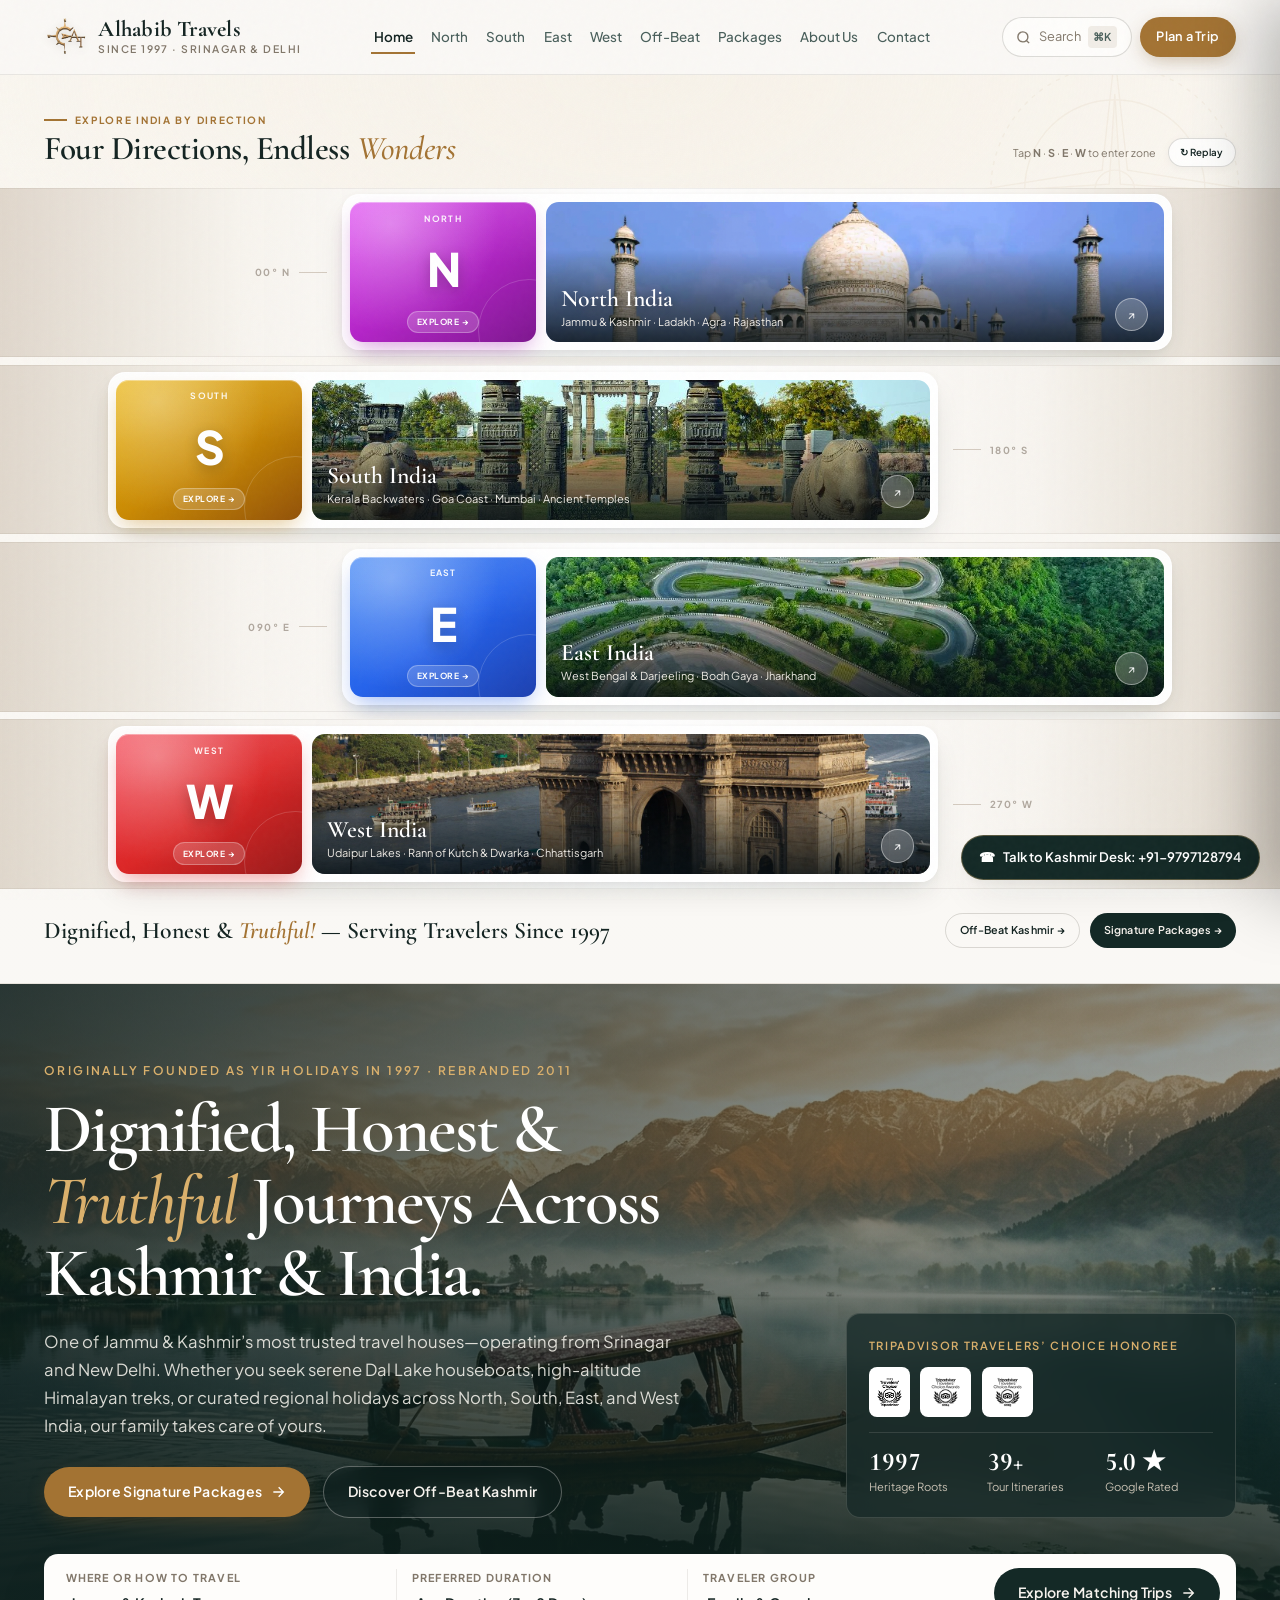
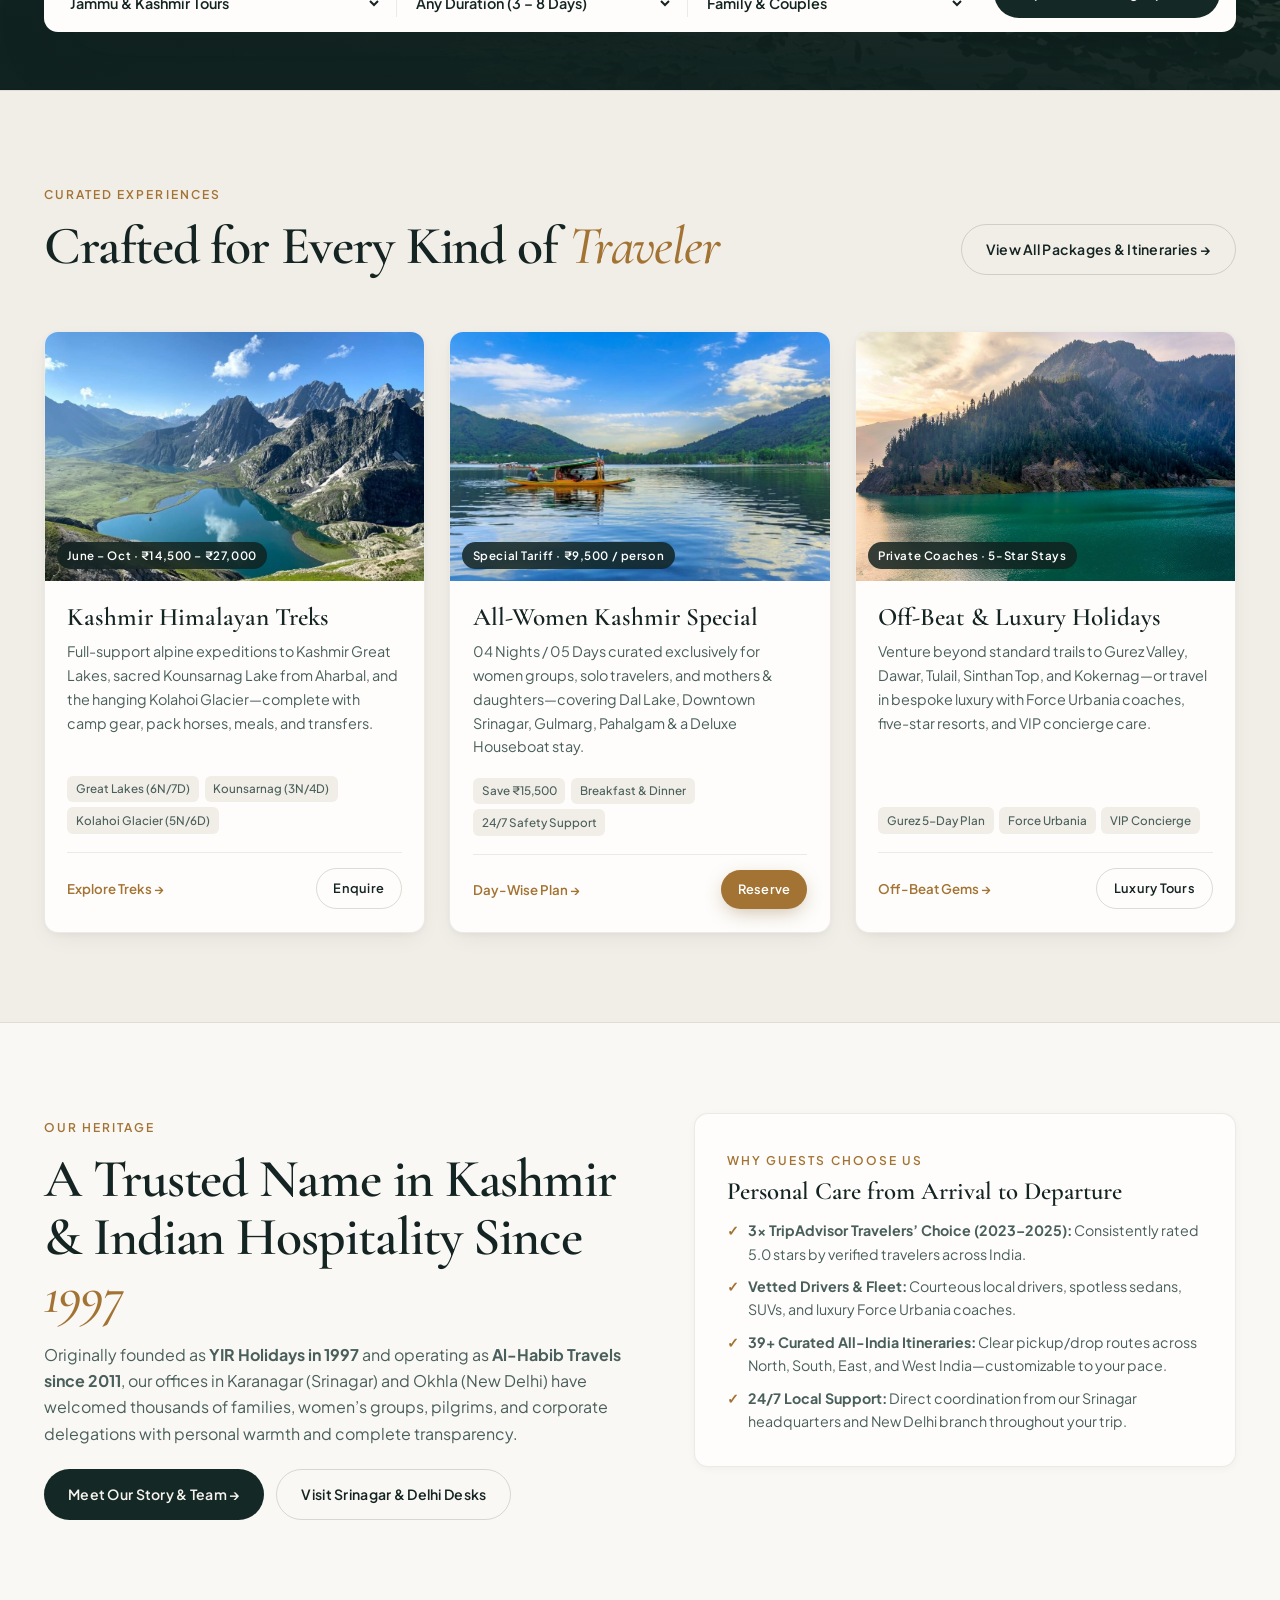
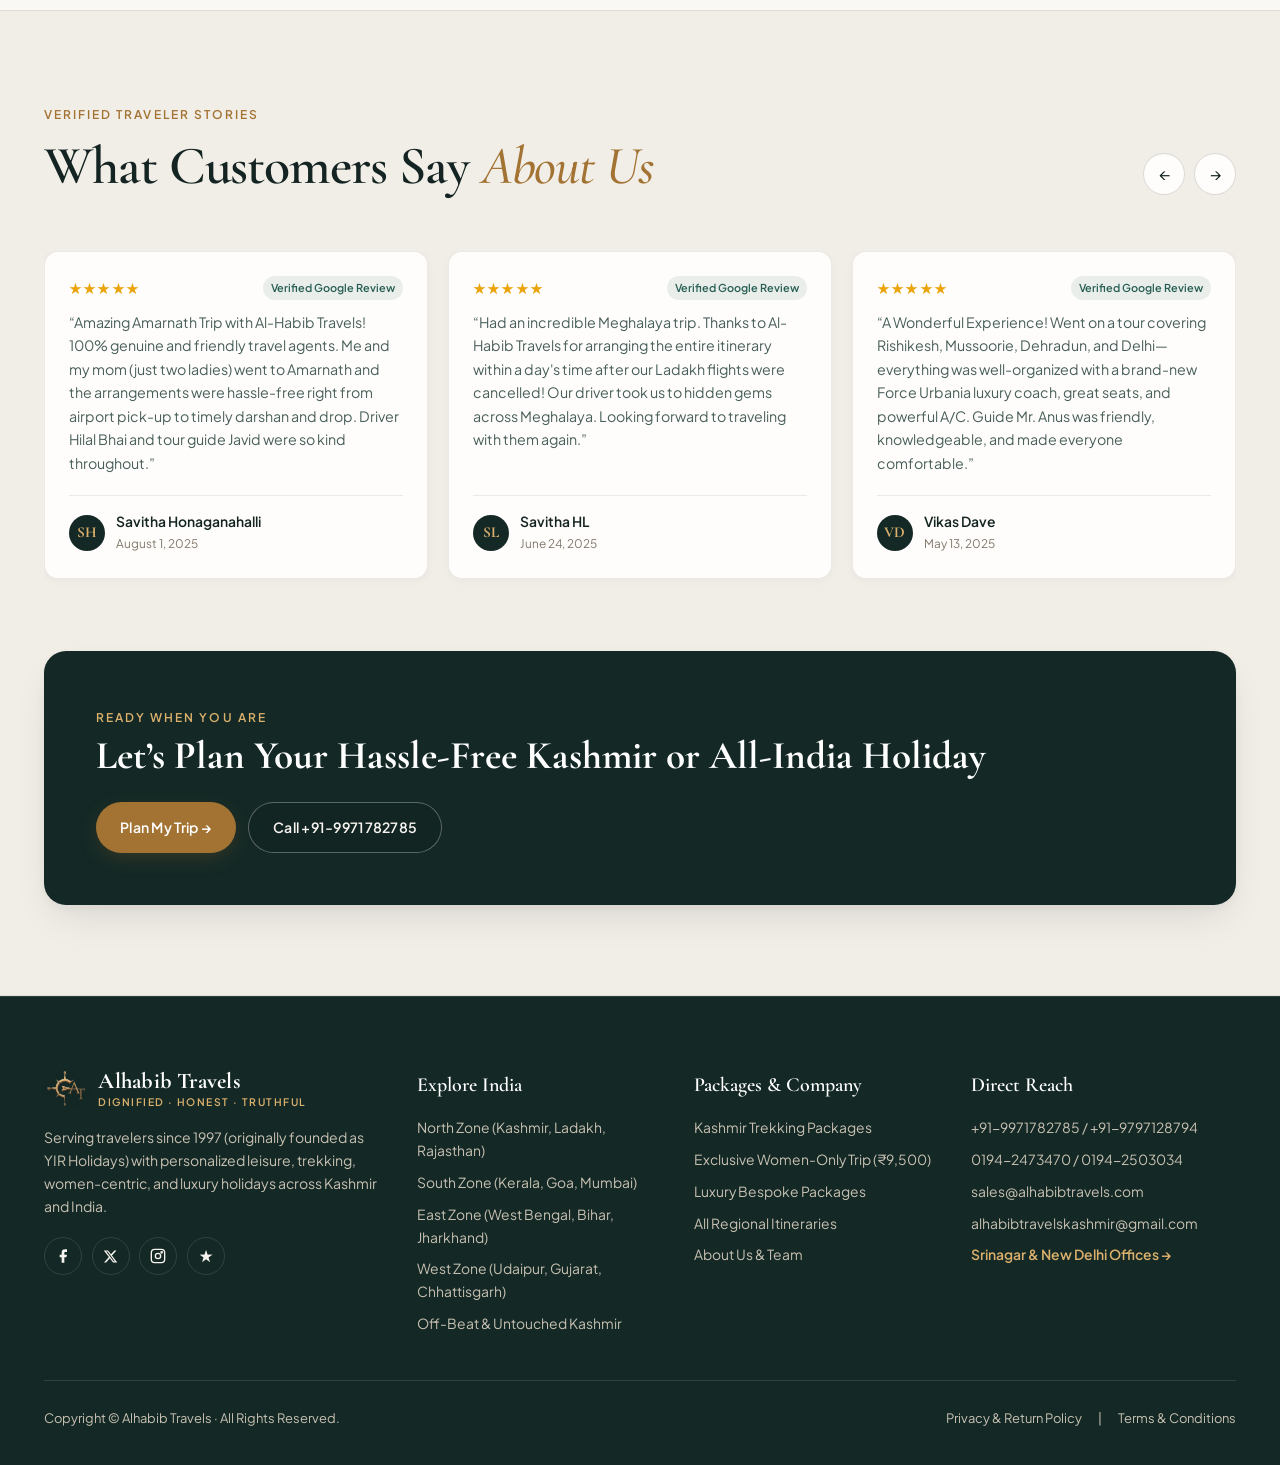
<file: index.html>
<!DOCTYPE html>
<html lang="en">
<head>
  <meta charset="UTF-8" />
  <meta name="viewport" content="width=device-width, initial-scale=1.0" />
  <title>Alhabib Travels | Trusted Kashmir &amp; All-India Tour Agency Since 1997</title>
  <meta
    name="description"
    content="Alhabib Travels (originally founded as YIR Holidays in 1997) offers curated Jammu &amp; Kashmir tours, Himalayan treks, Women-Only trips, Luxury holidays, and North, South, East &amp; West India packages from Srinagar and New Delhi."
  />
  <link rel="icon" type="image/png" href="assets/images/favicon.png" />

  <link rel="preconnect" href="https://fonts.googleapis.com" />
  <link rel="preconnect" href="https://fonts.gstatic.com" crossorigin />
  <link
    href="https://fonts.googleapis.com/css2?family=Cormorant+Garamond:ital,wght@0,500;0,600;0,700;1,500;1,600&family=Plus+Jakarta+Sans:wght@400;500;600;700&display=swap"
    rel="stylesheet"
  />

  <link rel="stylesheet" href="styles.css" />
</head>
<body data-page="home">
  <div id="site-top-shell"></div>

  <main id="main-content">
    <!-- ====================================================================
         OPENING N / S / E / W STAGGERED CARDINAL GATEWAY
         Clicking N, S, E, or W opens its dedicated Regional Zone page!
         ==================================================================== -->
    <section class="cardinal-gateway" id="cardinal-gateway" aria-label="Explore India by Cardinal Direction">
      <!-- Subtle Architectural Compass Rose Watermark -->
      <svg class="cardinal-gateway__watermark" viewBox="0 0 200 200" fill="none" stroke="currentColor" stroke-width="1" aria-hidden="true">
        <circle cx="100" cy="100" r="88" stroke-dasharray="3 4" />
        <circle cx="100" cy="100" r="64" />
        <circle cx="100" cy="100" r="14" />
        <path d="M100 4L109 86L196 100L109 114L100 196L91 114L4 100L91 86Z" />
        <path d="M100 32L104 96L168 100L104 104L100 168L96 104L32 100L96 96Z" fill="currentColor" fill-opacity="0.18" />
      </svg>

      <div class="container cardinal-gateway__header">
        <div>
          <span class="cardinal-gateway__kicker">Explore India by Direction</span>
          <h2 class="cardinal-gateway__heading">
            Four Directions, Endless <em>Wonders</em>
          </h2>
        </div>
        <div class="cardinal-gateway__controls">
          <span class="cardinal-gateway__hint">
            Tap <strong>N</strong> · <strong>S</strong> · <strong>E</strong> · <strong>W</strong> to enter zone
          </span>
          <button type="button" class="cardinal-replay-btn" id="replay-cardinal-btn" aria-label="Replay slide-in transition">
            ↻ Replay
          </button>
        </div>
      </div>

      <div class="cardinal-stack">
        <!-- Row 1: NORTH (Staggered Right — Taj Mahal -> north.html) -->
        <div class="cardinal-band cardinal-band--right">
          <div class="cardinal-band__track">
            <div class="cardinal-band__coord" aria-hidden="true">
              <span>00° N</span>
              <span class="cardinal-band__coord-line"></span>
            </div>
            <div class="cardinal-dock">
              <a
                href="north.html"
                class="cardinal-tile cardinal-tile--n"
                id="cardinal-slide-n"
                aria-label="Open North Zone page"
              >
                <span class="cardinal-tile__deg">North</span>
                <span class="cardinal-tile__letter">N</span>
                <span class="cardinal-tile__cta">Explore →</span>
              </a>

              <a
                href="north.html"
                class="cardinal-panorama"
                id="cardinal-pano-n"
                aria-label="Explore North Zone destinations"
              >
                <img
                  src="assets/images/north-taj.webp"
                  alt="Taj Mahal in Agra — North India Zone"
                  class="cardinal-panorama__img"
                  style="object-position: center 22%;"
                  fetchpriority="high"
                />
                <div class="cardinal-panorama__scrim"></div>
                <div class="cardinal-panorama__meta">
                  <span class="cardinal-panorama__zone">North India</span>
                  <span class="cardinal-panorama__places">Jammu &amp; Kashmir · Ladakh · Agra · Rajasthan</span>
                </div>
                <span class="cardinal-panorama__go" aria-hidden="true">↗</span>
              </a>
            </div>
          </div>
        </div>

        <!-- Row 2: SOUTH (Staggered Left — Warangal Heritage Arch -> south.html) -->
        <div class="cardinal-band cardinal-band--left">
          <div class="cardinal-band__track">
            <div class="cardinal-dock">
              <a
                href="south.html"
                class="cardinal-tile cardinal-tile--s"
                id="cardinal-slide-s"
                aria-label="Open South Zone page"
              >
                <span class="cardinal-tile__deg">South</span>
                <span class="cardinal-tile__letter">S</span>
                <span class="cardinal-tile__cta">Explore →</span>
              </a>

              <a
                href="south.html"
                class="cardinal-panorama"
                id="cardinal-pano-s"
                aria-label="Explore South Zone destinations"
              >
                <img
                  src="assets/images/banner-south-warangal.jpg"
                  alt="Historic Kakatiya Stone Gateway — South India Zone"
                  class="cardinal-panorama__img"
                  style="object-position: center 45%;"
                  fetchpriority="high"
                />
                <div class="cardinal-panorama__scrim"></div>
                <div class="cardinal-panorama__meta">
                  <span class="cardinal-panorama__zone">South India</span>
                  <span class="cardinal-panorama__places">Kerala Backwaters · Goa Coast · Mumbai · Ancient Temples</span>
                </div>
                <span class="cardinal-panorama__go" aria-hidden="true">↗</span>
              </a>
            </div>
            <div class="cardinal-band__coord" aria-hidden="true">
              <span class="cardinal-band__coord-line"></span>
              <span>180° S</span>
            </div>
          </div>
        </div>

        <!-- Row 3: EAST (Staggered Right — Patratu Valley -> east.html) -->
        <div class="cardinal-band cardinal-band--right">
          <div class="cardinal-band__track">
            <div class="cardinal-band__coord" aria-hidden="true">
              <span>090° E</span>
              <span class="cardinal-band__coord-line"></span>
            </div>
            <div class="cardinal-dock">
              <a
                href="east.html"
                class="cardinal-tile cardinal-tile--e"
                id="cardinal-slide-e"
                aria-label="Open East Zone page"
              >
                <span class="cardinal-tile__deg">East</span>
                <span class="cardinal-tile__letter">E</span>
                <span class="cardinal-tile__cta">Explore →</span>
              </a>

              <a
                href="east.html"
                class="cardinal-panorama"
                id="cardinal-pano-e"
                aria-label="Explore East Zone destinations"
              >
                <img
                  src="assets/images/dest-jharkhand.webp"
                  alt="Winding forest road in Patratu Valley — East India Zone"
                  class="cardinal-panorama__img"
                  style="object-position: center 52%;"
                />
                <div class="cardinal-panorama__scrim"></div>
                <div class="cardinal-panorama__meta">
                  <span class="cardinal-panorama__zone">East India</span>
                  <span class="cardinal-panorama__places">West Bengal &amp; Darjeeling · Bodh Gaya · Jharkhand</span>
                </div>
                <span class="cardinal-panorama__go" aria-hidden="true">↗</span>
              </a>
            </div>
          </div>
        </div>

        <!-- Row 4: WEST (Staggered Left — Gateway of India -> west.html) -->
        <div class="cardinal-band cardinal-band--left">
          <div class="cardinal-band__track">
            <div class="cardinal-dock">
              <a
                href="west.html"
                class="cardinal-tile cardinal-tile--w"
                id="cardinal-slide-w"
                aria-label="Open West Zone page"
              >
                <span class="cardinal-tile__deg">West</span>
                <span class="cardinal-tile__letter">W</span>
                <span class="cardinal-tile__cta">Explore →</span>
              </a>

              <a
                href="west.html"
                class="cardinal-panorama"
                id="cardinal-pano-w"
                aria-label="Explore West Zone destinations"
              >
                <img
                  src="assets/images/banner-west-gateway.jpg"
                  alt="Gateway of India overlooking the Arabian Sea — West India Zone"
                  class="cardinal-panorama__img"
                  style="object-position: center 44%;"
                />
                <div class="cardinal-panorama__scrim"></div>
                <div class="cardinal-panorama__meta">
                  <span class="cardinal-panorama__zone">West India</span>
                  <span class="cardinal-panorama__places">Udaipur Lakes · Rann of Kutch &amp; Dwarka · Chhattisgarh</span>
                </div>
                <span class="cardinal-panorama__go" aria-hidden="true">↗</span>
              </a>
            </div>
            <div class="cardinal-band__coord" aria-hidden="true">
              <span class="cardinal-band__coord-line"></span>
              <span>270° W</span>
            </div>
          </div>
        </div>
      </div>

      <div class="container cardinal-gateway__footer">
        <p class="cardinal-motto">
          Dignified, Honest &amp; <em>Truthful!</em> — Serving Travelers Since 1997
        </p>
        <div class="cardinal-gateway__actions">
          <a href="offbeat.html" class="btn btn--outline cardinal-gateway__btn" id="gateway-offbeat-btn">
            Off-Beat Kashmir →
          </a>
          <a href="packages.html" class="btn btn--cedar cardinal-gateway__btn" id="gateway-packages-btn">
            Signature Packages →
          </a>
        </div>
      </div>
    </section>

    <!-- ====================================================================
         KASHMIR HERO & QUICK TRIP FINDER
         ==================================================================== -->
    <section class="hero" aria-label="Welcome to Alhabib Travels">
      <div class="hero__media">
        <img
          src="assets/images/hero-kashmir.jpg"
          alt="Traditional wooden Shikara gliding across Dal Lake in Srinagar at sunrise with snow-capped Himalayan peaks"
          class="hero__img"
          fetchpriority="high"
        />
        <div class="hero__scrim"></div>
      </div>

      <div class="container">
        <div class="hero__content">
          <div>
            <span class="hero__eyebrow">Originally Founded as YIR Holidays in 1997 · Rebranded 2011</span>
            <h1 class="hero__title">
              Dignified, Honest &amp; <em>Truthful</em> Journeys Across Kashmir &amp; India.
            </h1>
            <p class="hero__lead">
              One of Jammu &amp; Kashmir’s most trusted travel houses—operating from Srinagar and New Delhi. Whether you seek serene Dal Lake houseboats, high-altitude Himalayan treks, or curated regional holidays across North, South, East, and West India, our family takes care of yours.
            </p>
            <div class="hero__cta-row">
              <a href="packages.html" class="btn btn--primary" id="hero-explore-packages-btn">
                Explore Signature Packages
                <svg class="arrow-icon" viewBox="0 0 24 24" fill="none" stroke="currentColor" stroke-width="2">
                  <path d="M5 12h14M13 5l7 7-7 7"></path>
                </svg>
              </a>
              <a href="offbeat.html" class="btn btn--outline-light" id="hero-offbeat-btn">
                Discover Off-Beat Kashmir
              </a>
            </div>
          </div>

          <!-- TripAdvisor Travelers' Choice & Heritage Card -->
          <aside class="hero__trust-card" aria-label="Awards and Recognition">
            <span class="hero__trust-label">TripAdvisor Travelers’ Choice Honoree</span>
            <a
              href="https://www.tripadvisor.com/Attraction_Review-g297623-d23589960-Reviews-ALHABIB_TRAVELS-Srinagar_Srinagar_District_Kashmir_Jammu_and_Kashmir.html"
              target="_blank"
              rel="noopener noreferrer"
              class="hero__awards"
              id="tripadvisor-awards-link"
              title="View Alhabib Travels on TripAdvisor"
            >
              <img src="assets/images/ta-2023.png" alt="TripAdvisor Travelers' Choice 2023" class="hero__award-badge" />
              <img src="assets/images/ta-2024.png" alt="TripAdvisor Travelers' Choice 2024" class="hero__award-badge" />
              <img src="assets/images/ta-2025.png" alt="TripAdvisor Travelers' Choice 2025" class="hero__award-badge" />
            </a>
            <div class="hero__stats">
              <div>
                <div class="hero__stat-num">1997</div>
                <div class="hero__stat-caption">Heritage Roots</div>
              </div>
              <div>
                <div class="hero__stat-num">39+</div>
                <div class="hero__stat-caption">Tour Itineraries</div>
              </div>
              <div>
                <div class="hero__stat-num">5.0 ★</div>
                <div class="hero__stat-caption">Google Rated</div>
              </div>
            </div>
          </aside>
        </div>

        <!-- Multi-Page Quick Trip Finder -->
        <form class="quick-finder" id="hero-quick-finder" aria-label="Quick Trip Finder">
          <div class="quick-finder__field">
            <label for="finder-destination" class="quick-finder__label">Where or How to Travel</label>
            <select id="finder-destination" class="quick-finder__select">
              <option value="Jammu & Kashmir">Jammu &amp; Kashmir Tours</option>
              <option value="Ladakh">Ladakh &amp; Pangong Tours</option>
              <option value="trekking">Kashmir Alpine Treks (June – Oct)</option>
              <option value="women">All-Women Kashmir Special (₹9,500)</option>
              <option value="offbeat">Off-Beat &amp; Untouched Kashmir</option>
              <option value="luxury">Luxurious Bespoke Packages</option>
              <option value="North">North Zone Page (Kashmir, Ladakh, Rajasthan)</option>
              <option value="South">South Zone Page (Kerala, Goa, Mumbai)</option>
              <option value="East">East Zone Page (West Bengal, Bihar, Jharkhand)</option>
              <option value="West">West Zone Page (Udaipur, Gujarat, Chhattisgarh)</option>
            </select>
          </div>

          <div class="quick-finder__field">
            <label for="finder-duration" class="quick-finder__label">Preferred Duration</label>
            <select id="finder-duration" class="quick-finder__select">
              <option value="all">Any Duration (3 – 8 Days)</option>
              <option value="3-4">Short Escape (3 – 4 Days)</option>
              <option value="5">Classic Holiday (5 Days)</option>
              <option value="6+">Extended Explorer (6 – 8 Days)</option>
            </select>
          </div>

          <div class="quick-finder__field">
            <label for="finder-style" class="quick-finder__label">Traveler Group</label>
            <select id="finder-style" class="quick-finder__select">
              <option value="family">Family &amp; Couples</option>
              <option value="women">Women-Only Group</option>
              <option value="adventure">Trekking &amp; Adventure</option>
              <option value="corporate">Corporate / Luxury Coach</option>
            </select>
          </div>

          <button type="submit" class="btn btn--cedar" id="finder-submit-btn">
            Explore Matching Trips
            <svg class="arrow-icon" viewBox="0 0 24 24" fill="none" stroke="currentColor" stroke-width="2">
              <path d="M5 12h14M13 5l7 7-7 7"></path>
            </svg>
          </button>
        </form>
      </div>
    </section>

    <!-- ====================================================================
         SIGNATURE EXPERIENCES SPOTLIGHT (LINKS TO DEDICATED PAGES)
         ==================================================================== -->
    <section class="section section--sand">
      <div class="container">
        <div class="section-header">
          <div>
            <span class="eyebrow">Curated Experiences</span>
            <h2 class="section-title">Crafted for Every Kind of <em>Traveler</em></h2>
          </div>
          <a href="packages.html" class="btn btn--outline" id="home-all-packages-btn">
            View All Packages &amp; Itineraries →
          </a>
        </div>

        <div class="destination-grid">
          <!-- Card 1: Kashmir Trekking -->
          <article class="dest-card">
            <div class="dest-card__media">
              <img src="assets/images/trek-great-lakes.jpg" alt="Kashmir Great Lakes Alpine Trek" class="dest-card__img" loading="lazy" />
              <span class="dest-card__codes">June – Oct · ₹14,500 – ₹27,000</span>
            </div>
            <div class="dest-card__body">
              <h3 class="dest-card__title">Kashmir Himalayan Treks</h3>
              <p class="dest-card__excerpt">
                Full-support alpine expeditions to Kashmir Great Lakes, sacred Kounsarnag Lake from Aharbal, and the hanging Kolahoi Glacier—complete with camp gear, pack horses, meals, and transfers.
              </p>
              <div class="dest-card__spots">
                <span class="spot-chip">Great Lakes (6N/7D)</span>
                <span class="spot-chip">Kounsarnag (3N/4D)</span>
                <span class="spot-chip">Kolahoi Glacier (5N/6D)</span>
              </div>
              <div class="dest-card__footer">
                <a href="packages.html#trekking" class="link-action" id="home-link-trekking">
                  Explore Treks →
                </a>
                <button type="button" class="btn btn--outline btn--sm" data-enquire-item="Kashmir Trekking Expedition">
                  Enquire
                </button>
              </div>
            </div>
          </article>

          <!-- Card 2: Exclusive Women-Only Package -->
          <article class="dest-card">
            <div class="dest-card__media">
              <img src="assets/images/kashmir-shikara.jpg" alt="Exclusive All-Women Kashmir Trip on Dal Lake" class="dest-card__img" loading="lazy" />
              <span class="dest-card__codes">Special Tariff · ₹9,500 / person</span>
            </div>
            <div class="dest-card__body">
              <h3 class="dest-card__title">All-Women Kashmir Special</h3>
              <p class="dest-card__excerpt">
                04 Nights / 05 Days curated exclusively for women groups, solo travelers, and mothers &amp; daughters—covering Dal Lake, Downtown Srinagar, Gulmarg, Pahalgam &amp; a Deluxe Houseboat stay.
              </p>
              <div class="dest-card__spots">
                <span class="spot-chip">Save ₹15,500</span>
                <span class="spot-chip">Breakfast &amp; Dinner</span>
                <span class="spot-chip">24/7 Safety Support</span>
              </div>
              <div class="dest-card__footer">
                <a href="packages.html#women" class="link-action" id="home-link-women">
                  Day-Wise Plan →
                </a>
                <button type="button" class="btn btn--primary btn--sm" data-enquire-item="All-Women Kashmir Package (04N/05D · ₹9,500)">
                  Reserve
                </button>
              </div>
            </div>
          </article>

          <!-- Card 3: Luxury & Off-Beat Kashmir -->
          <article class="dest-card">
            <div class="dest-card__media">
              <img src="assets/images/offbeat-gurez.jpg" alt="Untouched Gurez Valley and Bespoke Luxury Kashmir Journeys" class="dest-card__img" loading="lazy" />
              <span class="dest-card__codes">Private Coaches · 5-Star Stays</span>
            </div>
            <div class="dest-card__body">
              <h3 class="dest-card__title">Off-Beat &amp; Luxury Holidays</h3>
              <p class="dest-card__excerpt">
                Venture beyond standard trails to Gurez Valley, Dawar, Tulail, Sinthan Top, and Kokernag—or travel in bespoke luxury with Force Urbania coaches, five-star resorts, and VIP concierge care.
              </p>
              <div class="dest-card__spots">
                <span class="spot-chip">Gurez 5-Day Plan</span>
                <span class="spot-chip">Force Urbania</span>
                <span class="spot-chip">VIP Concierge</span>
              </div>
              <div class="dest-card__footer">
                <a href="offbeat.html" class="link-action" id="home-link-offbeat">
                  Off-Beat Gems →
                </a>
                <a href="packages.html#luxury" class="btn btn--outline btn--sm" id="home-link-luxury">
                  Luxury Tours
                </a>
              </div>
            </div>
          </article>
        </div>
      </div>
    </section>

    <!-- ====================================================================
         HERITAGE SNAPSHOT (ABOUT US PREVIEW)
         ==================================================================== -->
    <section class="section">
      <div class="container">
        <div class="about-story-grid">
          <div>
            <span class="eyebrow">Our Heritage</span>
            <h2 class="section-title" style="margin-bottom:1.1rem;">
              A Trusted Name in Kashmir &amp; Indian Hospitality Since <em>1997</em>
            </h2>
            <p style="color:var(--text-secondary); margin-bottom:1rem;">
              Originally founded as <strong>YIR Holidays in 1997</strong> and operating as <strong>Al-Habib Travels since 2011</strong>, our offices in Karanagar (Srinagar) and Okhla (New Delhi) have welcomed thousands of families, women’s groups, pilgrims, and corporate delegations with personal warmth and complete transparency.
            </p>
            <div style="display:flex; flex-wrap:wrap; gap:0.75rem; margin-top:1.35rem;">
              <a href="about.html" class="btn btn--cedar" id="home-about-btn">
                Meet Our Story &amp; Team →
              </a>
              <a href="contact.html" class="btn btn--outline" id="home-contact-btn">
                Visit Srinagar &amp; Delhi Desks
              </a>
            </div>
          </div>

          <div class="editorial-panel">
            <span class="eyebrow" style="margin-bottom:0.4rem;">Why Guests Choose Us</span>
            <h3 class="editorial-panel__title">Personal Care from Arrival to Departure</h3>
            <ul class="check-list">
              <li>
                <span class="check-list__bullet">✓</span>
                <div><strong>3× TripAdvisor Travelers’ Choice (2023–2025):</strong> Consistently rated 5.0 stars by verified travelers across India.</div>
              </li>
              <li>
                <span class="check-list__bullet">✓</span>
                <div><strong>Vetted Drivers &amp; Fleet:</strong> Courteous local drivers, spotless sedans, SUVs, and luxury Force Urbania coaches.</div>
              </li>
              <li>
                <span class="check-list__bullet">✓</span>
                <div><strong>39+ Curated All-India Itineraries:</strong> Clear pickup/drop routes across North, South, East, and West India—customizable to your pace.</div>
              </li>
              <li>
                <span class="check-list__bullet">✓</span>
                <div><strong>24/7 Local Support:</strong> Direct coordination from our Srinagar headquarters and New Delhi branch throughout your trip.</div>
              </li>
            </ul>
          </div>
        </div>
      </div>
    </section>

    <!-- ====================================================================
         VERIFIED GOOGLE CUSTOMER REVIEWS
         ==================================================================== -->
    <section class="section section--sand" id="reviews">
      <div class="container">
        <div class="section-header">
          <div>
            <span class="eyebrow">Verified Traveler Stories</span>
            <h2 class="section-title">What Customers Say <em>About Us</em></h2>
          </div>
          <div class="carousel-controls">
            <button type="button" class="carousel-btn" id="reviews-prev-btn" aria-label="Previous reviews">←</button>
            <button type="button" class="carousel-btn" id="reviews-next-btn" aria-label="Next reviews">→</button>
          </div>
        </div>

        <div class="reviews-track-wrap">
          <div class="reviews-track" id="reviews-track"></div>
        </div>

        <!-- Bottom CTA Banner -->
        <div class="cta-banner" style="margin-top:clamp(2.5rem, 5vw, 4rem);">
          <div>
            <span class="eyebrow" style="color:var(--accent-gold-light); margin-bottom:0.4rem;">Ready When You Are</span>
            <h3 style="font-family:var(--font-display); font-size:clamp(1.75rem, 3.2vw, 2.45rem); line-height:1.12; color:#fff;">
              Let’s Plan Your Hassle-Free Kashmir or All-India Holiday
            </h3>
          </div>
          <div style="display:flex; flex-wrap:wrap; gap:0.75rem;">
            <a href="contact.html" class="btn btn--primary" id="home-cta-inquire">Plan My Trip →</a>
            <a href="tel:+919971782785" class="btn btn--outline-light" id="home-cta-call">Call +91-9971782785</a>
          </div>
        </div>
      </div>
    </section>
  </main>

  <div id="site-bottom-shell"></div>

  <script src="data.js"></script>
  <script src="layout.js"></script>
  <script src="app.js"></script>
</body>
</html>
</file>
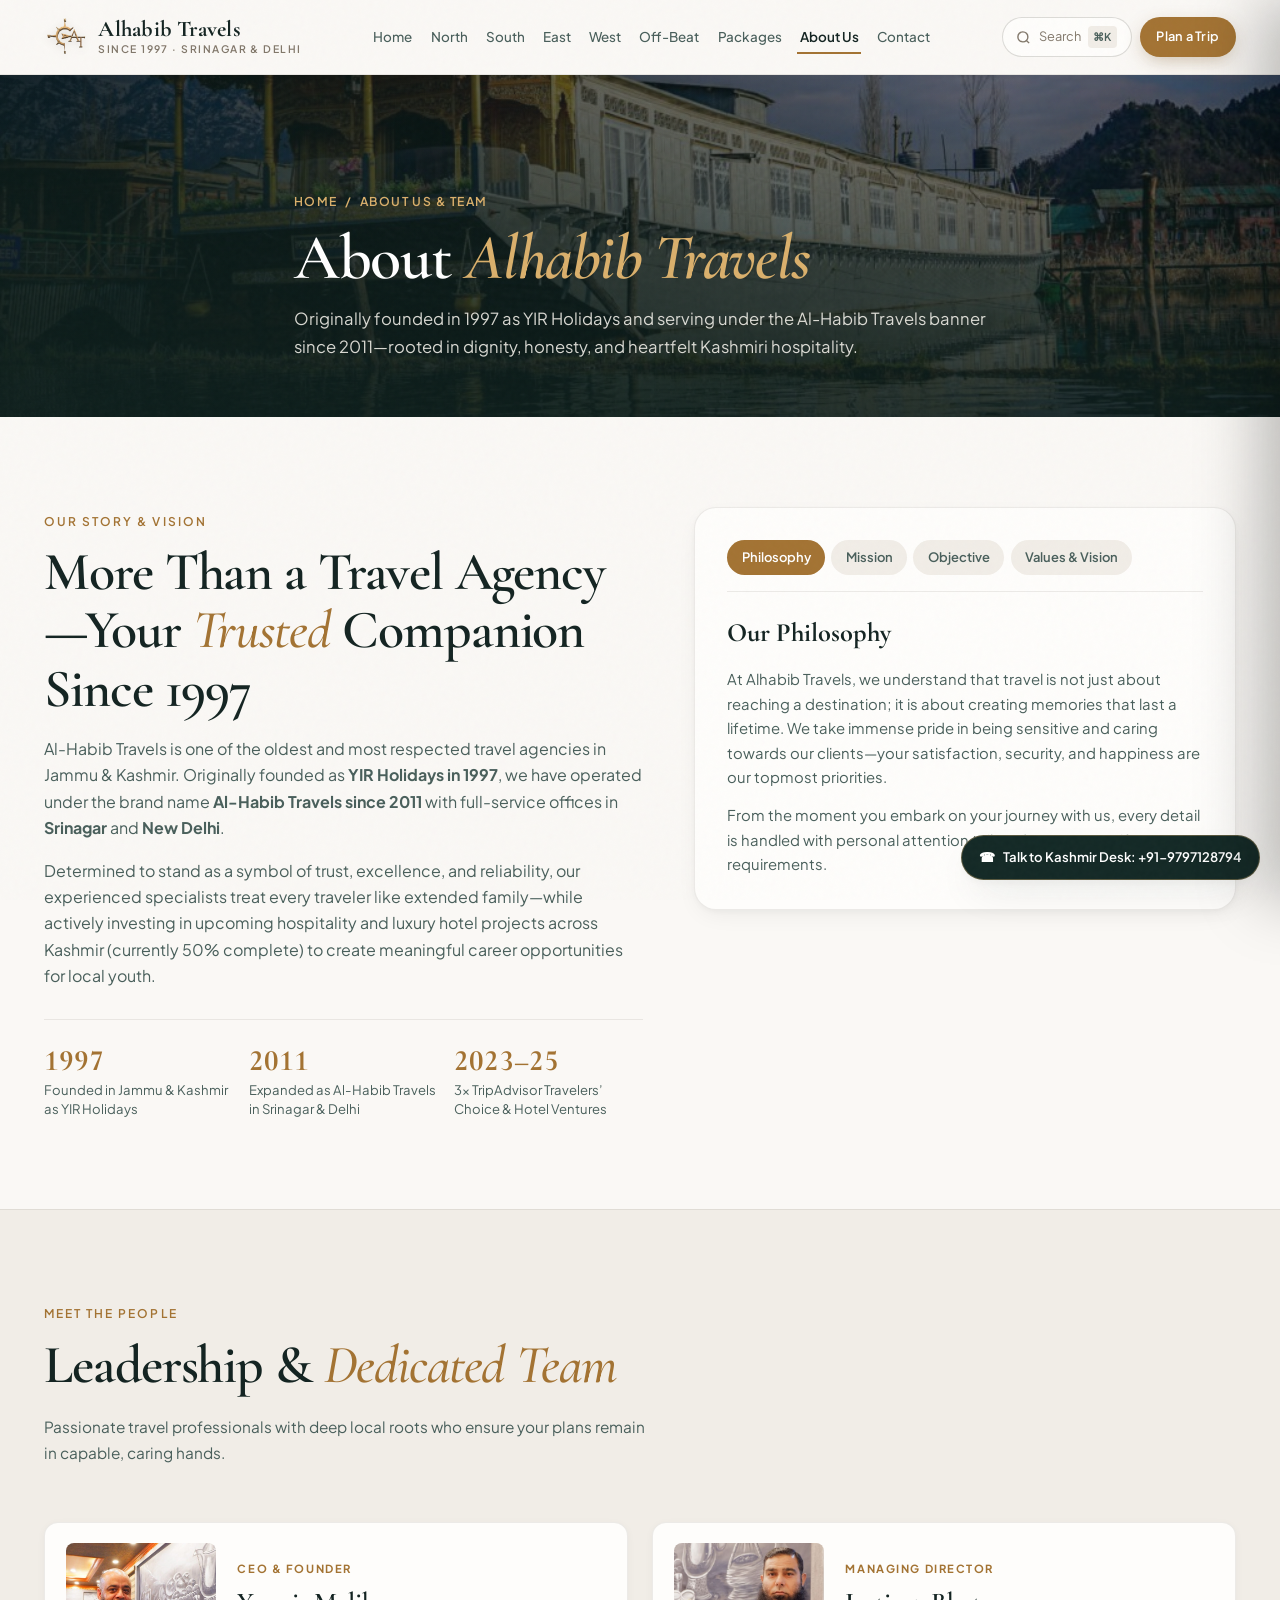
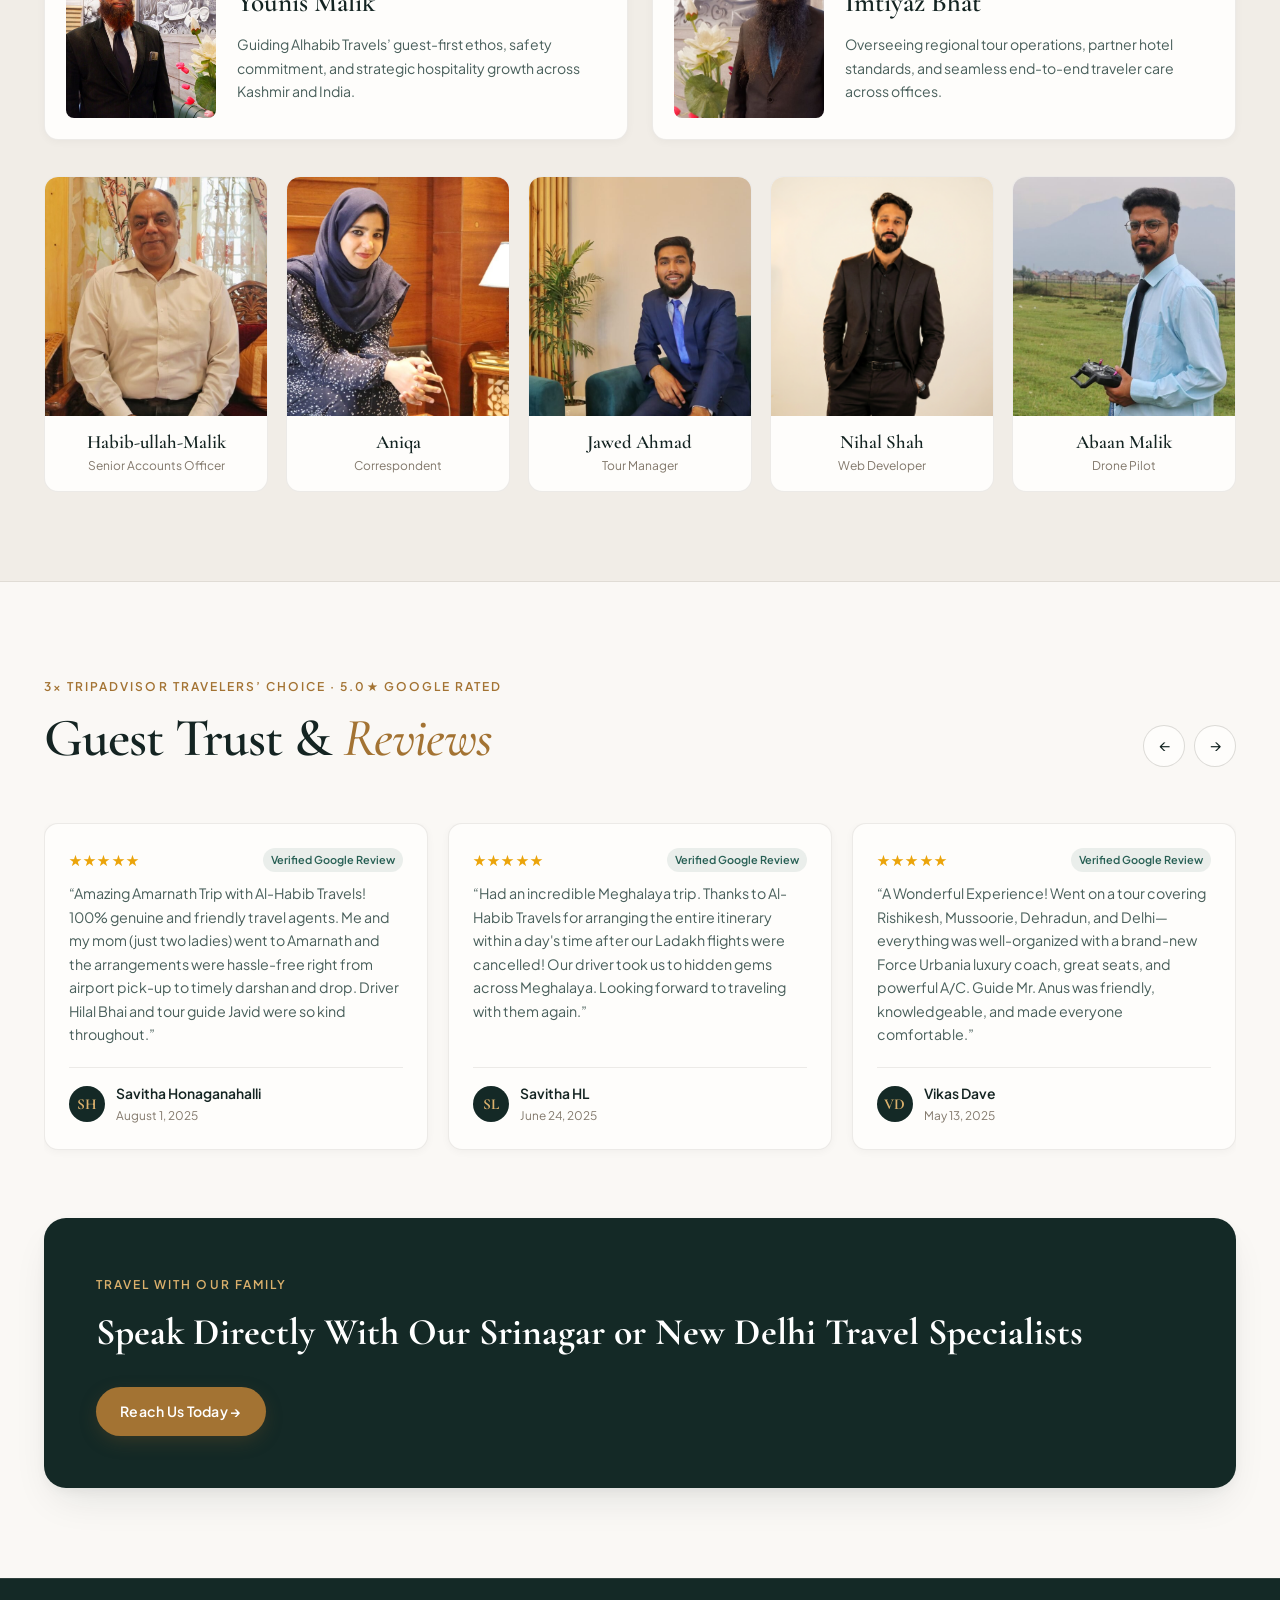
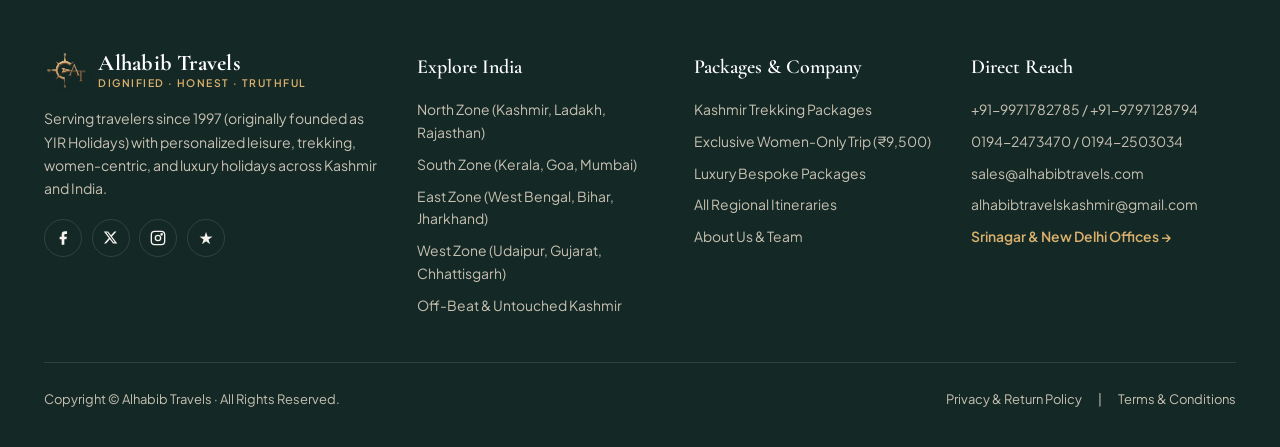
<file: about.html>
<!DOCTYPE html>
<html lang="en">
<head>
  <meta charset="UTF-8" />
  <meta name="viewport" content="width=device-width, initial-scale=1.0" />
  <title>About Us &amp; Our Team | Alhabib Travels (Founded 1997)</title>
  <meta
    name="description"
    content="Meet the leadership and dedicated team behind Alhabib Travels—founded as YIR Holidays in 1997 and operating across Srinagar and New Delhi since 2011."
  />
  <link rel="icon" type="image/png" href="assets/images/favicon.png" />

  <link rel="preconnect" href="https://fonts.googleapis.com" />
  <link rel="preconnect" href="https://fonts.gstatic.com" crossorigin />
  <link
    href="https://fonts.googleapis.com/css2?family=Cormorant+Garamond:ital,wght@0,500;0,600;0,700;1,500;1,600&family=Plus+Jakarta+Sans:wght@400;500;600;700&display=swap"
    rel="stylesheet"
  />

  <link rel="stylesheet" href="css/styles.css" />
</head>
<body data-page="about">
  <div id="site-top-shell"></div>

  <main id="main-content">
    <!-- Page Hero -->
    <section class="page-hero">
      <div class="page-hero__media">
        <img
          src="assets/images/kashmir-houseboat.jpg"
          alt="Traditional handcrafted Anjali-wood houseboats in Srinagar, Kashmir"
          class="page-hero__img"
          style="object-position: center 48%;"
          fetchpriority="high"
        />
        <div class="page-hero__scrim"></div>
      </div>
      <div class="container page-hero__content">
        <div class="breadcrumb">
          <a href="index.html">Home</a>
          <span aria-hidden="true">/</span>
          <span>About Us &amp; Team</span>
        </div>
        <h1 class="page-hero__title">About <em>Alhabib Travels</em></h1>
        <p class="page-hero__lead">
          Originally founded in 1997 as YIR Holidays and serving under the Al-Habib Travels banner since 2011—rooted in dignity, honesty, and heartfelt Kashmiri hospitality.
        </p>
      </div>
    </section>

    <!-- Story, Timeline & Interactive Pillars -->
    <section class="section">
      <div class="container">
        <div class="about-story-grid">
          <div>
            <span class="eyebrow">Our Story &amp; Vision</span>
            <h2 class="section-title" style="margin-bottom:1.15rem;">
              More Than a Travel Agency—Your <em>Trusted</em> Companion Since 1997
            </h2>
            <p style="color:var(--text-secondary); margin-bottom:1rem;">
              Al-Habib Travels is one of the oldest and most respected travel agencies in Jammu &amp; Kashmir. Originally founded as <strong>YIR Holidays in 1997</strong>, we have operated under the brand name <strong>Al-Habib Travels since 2011</strong> with full-service offices in <strong>Srinagar</strong> and <strong>New Delhi</strong>.
            </p>
            <p style="color:var(--text-secondary);">
              Determined to stand as a symbol of trust, excellence, and reliability, our experienced specialists treat every traveler like extended family—while actively investing in upcoming hospitality and luxury hotel projects across Kashmir (currently 50% complete) to create meaningful career opportunities for local youth.
            </p>

            <div class="timeline-strip">
              <div>
                <div class="timeline-item__year">1997</div>
                <div class="timeline-item__text">Founded in Jammu &amp; Kashmir as YIR Holidays</div>
              </div>
              <div>
                <div class="timeline-item__year">2011</div>
                <div class="timeline-item__text">Expanded as Al-Habib Travels in Srinagar &amp; Delhi</div>
              </div>
              <div>
                <div class="timeline-item__year">2023–25</div>
                <div class="timeline-item__text">3× TripAdvisor Travelers’ Choice &amp; Hotel Ventures</div>
              </div>
            </div>
          </div>

          <div class="values-box">
            <div class="values-tabs" role="tablist" aria-label="Company Pillars">
              <button type="button" class="values-tab is-active" data-values-tab="philosophy" id="val-tab-philosophy">Philosophy</button>
              <button type="button" class="values-tab" data-values-tab="mission" id="val-tab-mission">Mission</button>
              <button type="button" class="values-tab" data-values-tab="objective" id="val-tab-objective">Objective</button>
              <button type="button" class="values-tab" data-values-tab="values" id="val-tab-values">Values &amp; Vision</button>
            </div>
            <div class="values-content" id="values-content" aria-live="polite"></div>
          </div>
        </div>
      </div>
    </section>

    <!-- Leadership & Team -->
    <section class="section section--sand" id="team">
      <div class="container">
        <div class="section-header">
          <div>
            <span class="eyebrow">Meet the People</span>
            <h2 class="section-title">Leadership &amp; <em>Dedicated Team</em></h2>
          </div>
          <p class="section-subtitle">
            Passionate travel professionals with deep local roots who ensure your plans remain in capable, caring hands.
          </p>
        </div>

        <div class="leadership-grid">
          <article class="leader-card">
            <img src="assets/images/team-younis-malik.jpg" alt="Younis Malik — CEO and Founder of Alhabib Travels" class="leader-card__photo" loading="lazy" />
            <div>
              <div class="leader-card__role">CEO &amp; Founder</div>
              <h3 class="leader-card__name">Younis Malik</h3>
              <p class="leader-card__bio">
                Guiding Alhabib Travels’ guest-first ethos, safety commitment, and strategic hospitality growth across Kashmir and India.
              </p>
            </div>
          </article>

          <article class="leader-card">
            <img src="assets/images/team-imtiyaz-bhat.jpg" alt="Imtiyaz Bhat — Managing Director of Alhabib Travels" class="leader-card__photo" loading="lazy" />
            <div>
              <div class="leader-card__role">Managing Director</div>
              <h3 class="leader-card__name">Imtiyaz Bhat</h3>
              <p class="leader-card__bio">
                Overseeing regional tour operations, partner hotel standards, and seamless end-to-end traveler care across offices.
              </p>
            </div>
          </article>
        </div>

        <div class="team-grid">
          <article class="team-card">
            <img src="assets/images/team-habib-ullah.jpg" alt="Habib-ullah-Malik — Senior Accounts Officer" class="team-card__photo" loading="lazy" />
            <div class="team-card__info">
              <h3 class="team-card__name">Habib-ullah-Malik</h3>
              <div class="team-card__role">Senior Accounts Officer</div>
            </div>
          </article>

          <article class="team-card">
            <img src="assets/images/team-aniqa.jpg" alt="Aniqa — Correspondent" class="team-card__photo" loading="lazy" />
            <div class="team-card__info">
              <h3 class="team-card__name">Aniqa</h3>
              <div class="team-card__role">Correspondent</div>
            </div>
          </article>

          <article class="team-card">
            <img src="assets/images/team-jawed-ahmad.jpg" alt="Jawed Ahmad — Tour Manager" class="team-card__photo" loading="lazy" />
            <div class="team-card__info">
              <h3 class="team-card__name">Jawed Ahmad</h3>
              <div class="team-card__role">Tour Manager</div>
            </div>
          </article>

          <article class="team-card">
            <img src="assets/images/team-nihal-shah.jpg" alt="Nihal Shah — Web Developer" class="team-card__photo" loading="lazy" />
            <div class="team-card__info">
              <h3 class="team-card__name">Nihal Shah</h3>
              <div class="team-card__role">Web Developer</div>
            </div>
          </article>

          <article class="team-card">
            <img src="assets/images/team-abaan-malik.jpg" alt="Abaan Malik — Drone Pilot" class="team-card__photo" loading="lazy" />
            <div class="team-card__info">
              <h3 class="team-card__name">Abaan Malik</h3>
              <div class="team-card__role">Drone Pilot</div>
            </div>
          </article>
        </div>
      </div>
    </section>

    <!-- TripAdvisor Recognition & Verified Reviews -->
    <section class="section">
      <div class="container">
        <div class="section-header">
          <div>
            <span class="eyebrow">3× TripAdvisor Travelers’ Choice · 5.0★ Google Rated</span>
            <h2 class="section-title">Guest Trust &amp; <em>Reviews</em></h2>
          </div>
          <div class="carousel-controls">
            <button type="button" class="carousel-btn" id="reviews-prev-btn" aria-label="Previous reviews">←</button>
            <button type="button" class="carousel-btn" id="reviews-next-btn" aria-label="Next reviews">→</button>
          </div>
        </div>

        <div class="reviews-track-wrap">
          <div class="reviews-track" id="reviews-track"></div>
        </div>

        <div class="cta-banner" style="margin-top:clamp(2.5rem, 5vw, 3.75rem);">
          <div>
            <span class="eyebrow" style="color:var(--accent-gold-light); margin-bottom:0.35rem;">Travel With Our Family</span>
            <h3 style="font-family:var(--font-display); font-size:clamp(1.7rem, 3vw, 2.35rem); color:#fff;">
              Speak Directly With Our Srinagar or New Delhi Travel Specialists
            </h3>
          </div>
          <a href="contact.html" class="btn btn--primary" id="about-cta-contact">Reach Us Today →</a>
        </div>
      </div>
    </section>
  </main>

  <div id="site-bottom-shell"></div>

  <script src="js/data.js"></script>
  <script src="js/layout.js"></script>
  <script src="js/app.js"></script>
</body>
</html>
</file>
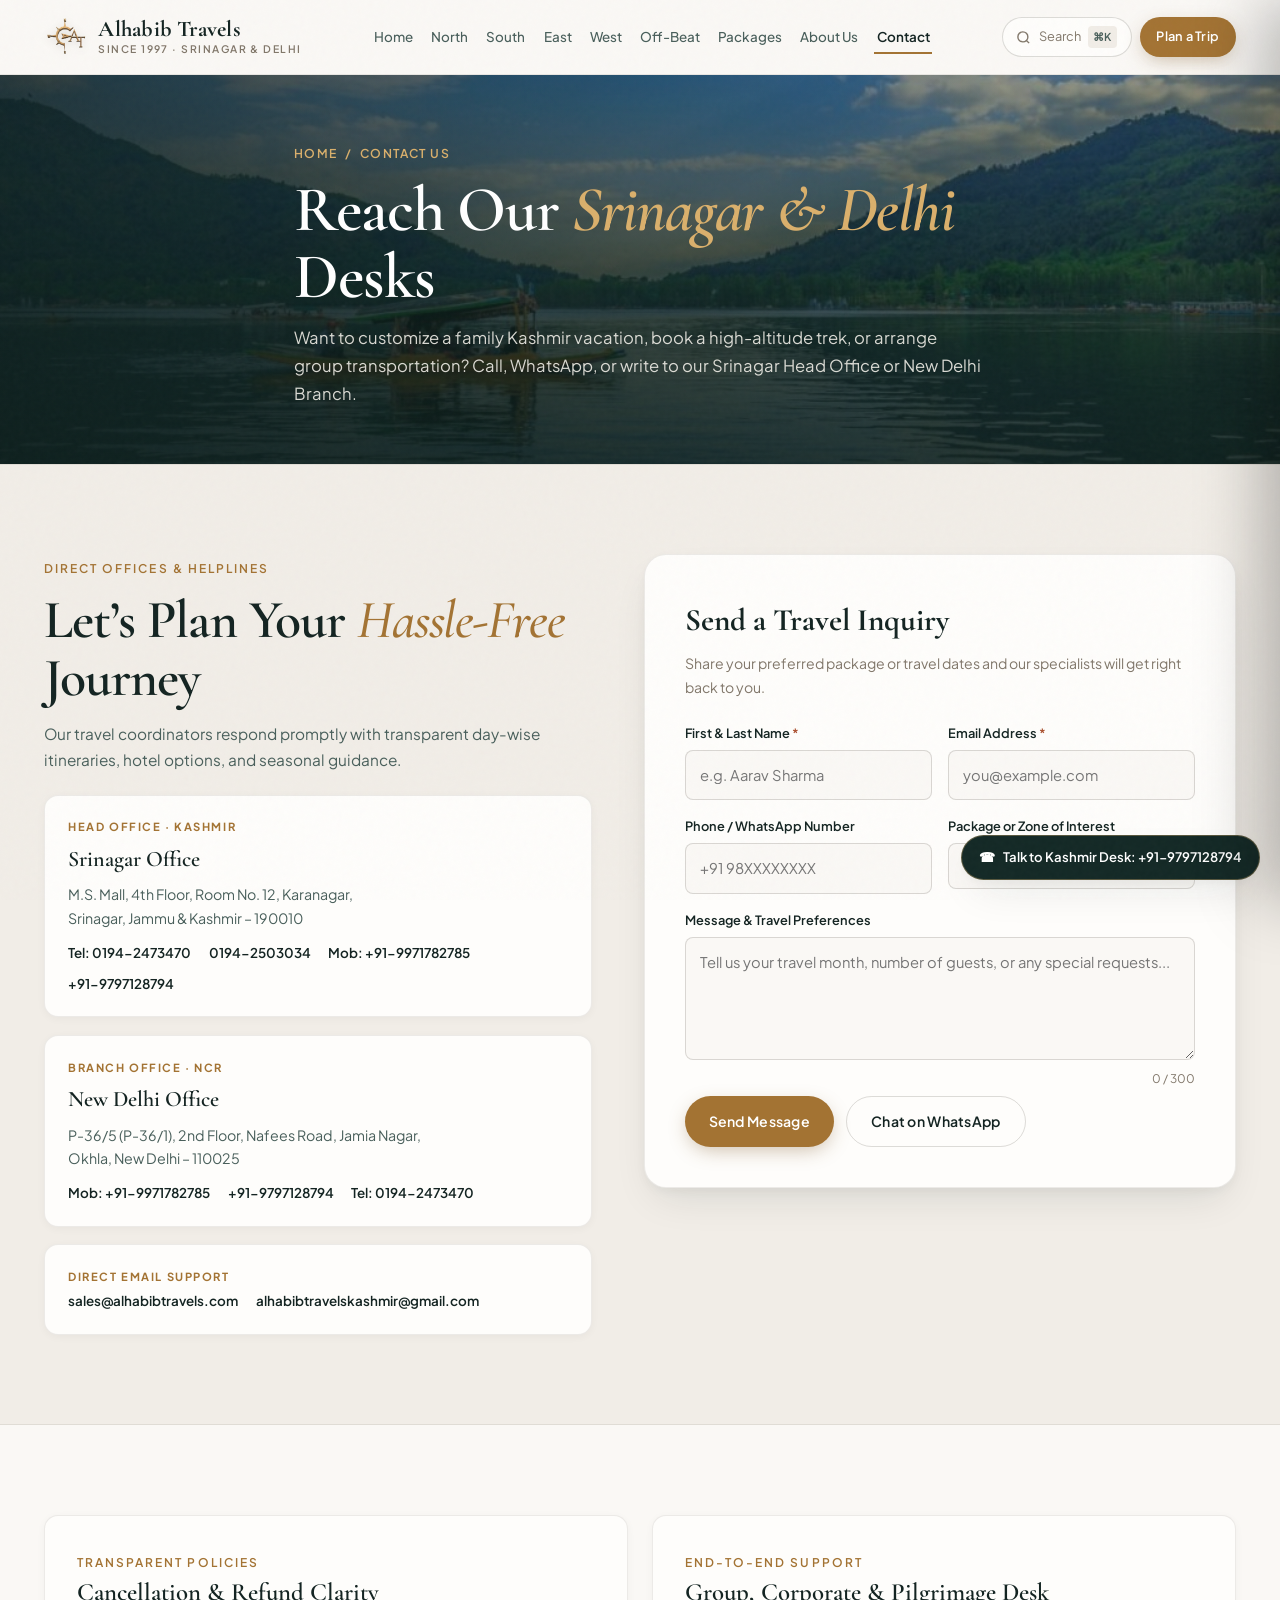
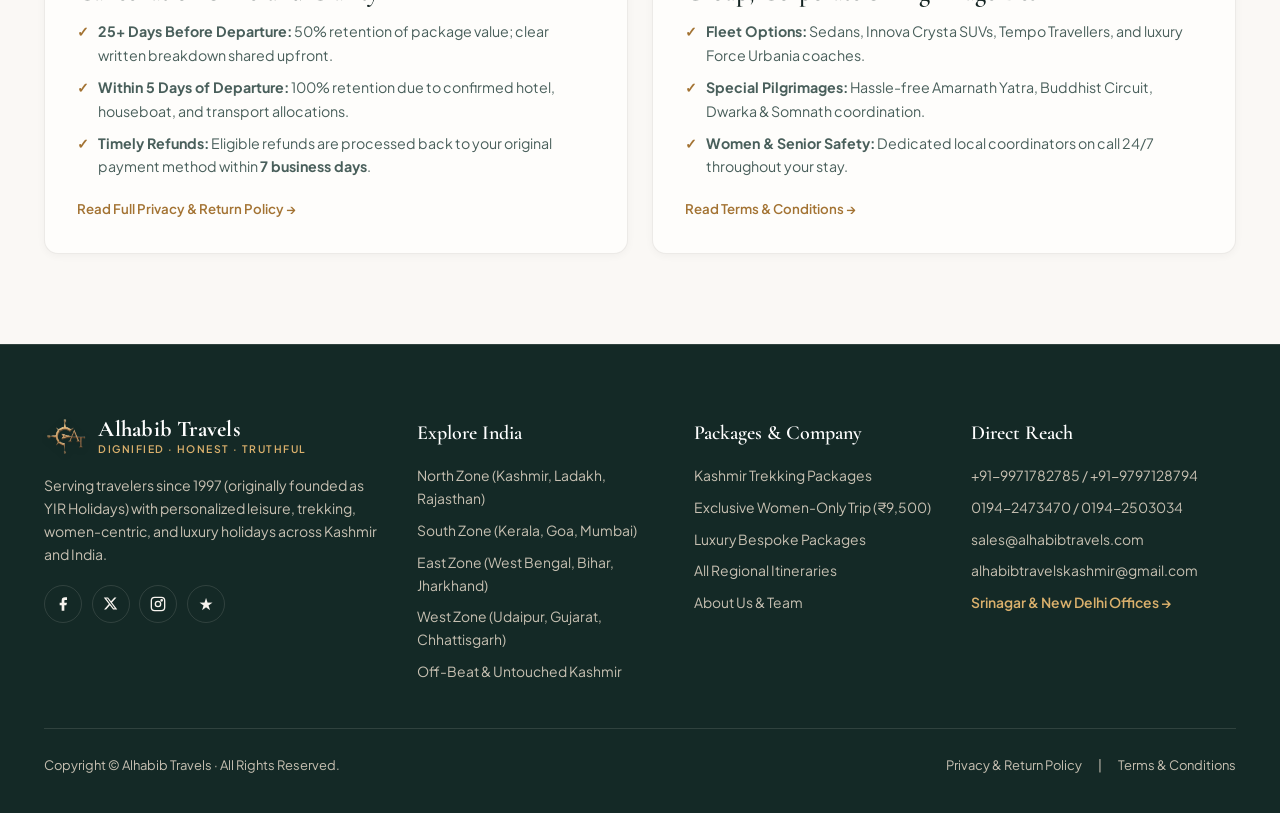
<file: contact.html>
<!DOCTYPE html>
<html lang="en">
<head>
  <meta charset="UTF-8" />
  <meta name="viewport" content="width=device-width, initial-scale=1.0" />
  <title>Contact Us — Srinagar &amp; New Delhi Offices | Alhabib Travels</title>
  <meta
    name="description"
    content="Contact Alhabib Travels in Karanagar (Srinagar) or Jamia Nagar, Okhla (New Delhi). Call +91-9971782785 / +91-9797128794 or send a travel inquiry online."
  />
  <link rel="icon" type="image/png" href="assets/images/favicon.png" />

  <link rel="preconnect" href="https://fonts.googleapis.com" />
  <link rel="preconnect" href="https://fonts.gstatic.com" crossorigin />
  <link
    href="https://fonts.googleapis.com/css2?family=Cormorant+Garamond:ital,wght@0,500;0,600;0,700;1,500;1,600&family=Plus+Jakarta+Sans:wght@400;500;600;700&display=swap"
    rel="stylesheet"
  />

  <link rel="stylesheet" href="css/styles.css" />
</head>
<body data-page="contact">
  <div id="site-top-shell"></div>

  <main id="main-content">
    <!-- Page Hero -->
    <section class="page-hero">
      <div class="page-hero__media">
        <img
          src="assets/images/kashmir-shikara.jpg"
          alt="Wooden Shikaras moored on serene Dal Lake in Srinagar"
          class="page-hero__img"
          style="object-position: center 45%;"
          fetchpriority="high"
        />
        <div class="page-hero__scrim"></div>
      </div>
      <div class="container page-hero__content">
        <div class="breadcrumb">
          <a href="index.html">Home</a>
          <span aria-hidden="true">/</span>
          <span>Contact Us</span>
        </div>
        <h1 class="page-hero__title">Reach Our <em>Srinagar &amp; Delhi</em> Desks</h1>
        <p class="page-hero__lead">
          Want to customize a family Kashmir vacation, book a high-altitude trek, or arrange group transportation? Call, WhatsApp, or write to our Srinagar Head Office or New Delhi Branch.
        </p>
      </div>
    </section>

    <!-- Offices & Interactive Inquiry Form -->
    <section class="section section--sand" id="contact">
      <div class="container">
        <div class="contact-grid">
          <div>
            <span class="eyebrow">Direct Offices &amp; Helplines</span>
            <h2 class="section-title" style="margin-bottom:0.85rem;">Let’s Plan Your <em>Hassle-Free</em> Journey</h2>
            <p class="section-subtitle">
              Our travel coordinators respond promptly with transparent day-wise itineraries, hotel options, and seasonal guidance.
            </p>

            <div class="office-cards">
              <div class="office-card">
                <span class="office-card__badge">Head Office · Kashmir</span>
                <h3 class="office-card__title">Srinagar Office</h3>
                <p class="office-card__address">
                  M.S. Mall, 4th Floor, Room No. 12, Karanagar,<br />
                  Srinagar, Jammu &amp; Kashmir – 190010
                </p>
                <div class="office-card__links">
                  <a href="tel:01942473470">Tel: 0194-2473470</a>
                  <a href="tel:01942503034">0194-2503034</a>
                  <a href="tel:+919971782785">Mob: +91-9971782785</a>
                  <a href="tel:+919797128794">+91-9797128794</a>
                </div>
              </div>

              <div class="office-card">
                <span class="office-card__badge">Branch Office · NCR</span>
                <h3 class="office-card__title">New Delhi Office</h3>
                <p class="office-card__address">
                  P-36/5 (P-36/1), 2nd Floor, Nafees Road, Jamia Nagar,<br />
                  Okhla, New Delhi – 110025
                </p>
                <div class="office-card__links">
                  <a href="tel:+919971782785">Mob: +91-9971782785</a>
                  <a href="tel:+919797128794">+91-9797128794</a>
                  <a href="tel:01942473470">Tel: 0194-2473470</a>
                </div>
              </div>

              <div class="office-card">
                <span class="office-card__badge">Direct Email Support</span>
                <div class="office-card__links" style="margin-top:0.25rem;">
                  <a href="mailto:sales@alhabibtravels.com">sales@alhabibtravels.com</a>
                  <a href="mailto:alhabibtravelskashmir@gmail.com">alhabibtravelskashmir@gmail.com</a>
                </div>
              </div>
            </div>
          </div>

          <!-- Inquiry Form -->
          <div class="inquiry-card" id="inquiry-card-section">
            <h2 style="font-family:var(--font-display); font-size:1.95rem; margin-bottom:0.35rem;">Send a Travel Inquiry</h2>
            <p style="font-size:0.88rem; color:var(--text-muted); margin-bottom:1.5rem;">
              Share your preferred package or travel dates and our specialists will get right back to you.
            </p>

            <form id="inquiry-form">
              <div class="form-grid">
                <div class="form-field">
                  <label for="inquiry-name" class="form-label">First &amp; Last Name <span>*</span></label>
                  <input type="text" id="inquiry-name" name="name" class="form-input" placeholder="e.g. Aarav Sharma" required />
                </div>

                <div class="form-field">
                  <label for="inquiry-email" class="form-label">Email Address <span>*</span></label>
                  <input type="email" id="inquiry-email" name="email" class="form-input" placeholder="you@example.com" required />
                </div>

                <div class="form-field">
                  <label for="inquiry-phone" class="form-label">Phone / WhatsApp Number</label>
                  <input type="tel" id="inquiry-phone" name="phone" class="form-input" placeholder="+91 98XXXXXXXX" />
                </div>

                <div class="form-field">
                  <label for="inquiry-package" class="form-label">Package or Zone of Interest</label>
                  <select id="inquiry-package" name="package" class="form-select">
                    <option value="Jammu & Kashmir Custom Tour">Jammu &amp; Kashmir Custom Tour</option>
                    <option value="All-Women Kashmir Package (04N/05D · ₹9,500)">All-Women Kashmir Package (₹9,500)</option>
                    <option value="Kashmir Great Lakes Trek (₹19,500)">Kashmir Great Lakes Trek (₹19,500)</option>
                    <option value="Aharbal Kounsarnag Trek (₹27,000)">Aharbal Kounsarnag Trek (₹27,000)</option>
                    <option value="Kolahoi Glacier Trek (₹14,500)">Kolahoi Glacier Trek (₹14,500)</option>
                    <option value="Off-Beat Kashmir & Gurez Valley">Off-Beat Kashmir &amp; Gurez Valley</option>
                    <option value="Ladakh & Pangong Tour">Ladakh &amp; Pangong Tour</option>
                    <option value="Bespoke Luxury Tour Package">Bespoke Luxury Tour Package</option>
                    <option value="North / South / East / West India Tour">Regional India Tour (North / South / East / West)</option>
                  </select>
                </div>

                <div class="form-field form-field--full">
                  <label for="inquiry-message" class="form-label">Message &amp; Travel Preferences</label>
                  <textarea
                    id="inquiry-message"
                    name="message"
                    rows="4"
                    maxlength="300"
                    class="form-textarea"
                    placeholder="Tell us your travel month, number of guests, or any special requests..."
                  ></textarea>
                  <div class="char-counter" id="message-char-counter">0 / 300</div>
                </div>
              </div>

              <div class="form-actions">
                <button type="submit" class="btn btn--primary" id="inquiry-submit-btn">
                  Send Message
                </button>
                <button type="button" class="btn btn--outline" id="whatsapp-direct-btn">
                  Chat on WhatsApp
                </button>
              </div>

              <div class="form-feedback" id="inquiry-feedback" role="status" aria-live="polite"></div>
            </form>
          </div>
        </div>
      </div>
    </section>

    <!-- Transparent Booking & Cancellation Assurance -->
    <section class="section">
      <div class="container">
        <div class="info-grid-2">
          <div class="editorial-panel">
            <span class="eyebrow" style="margin-bottom:0.35rem;">Transparent Policies</span>
            <h3 class="editorial-panel__title">Cancellation &amp; Refund Clarity</h3>
            <ul class="check-list">
              <li>
                <span class="check-list__bullet">✓</span>
                <div><strong>25+ Days Before Departure:</strong> 50% retention of package value; clear written breakdown shared upfront.</div>
              </li>
              <li>
                <span class="check-list__bullet">✓</span>
                <div><strong>Within 5 Days of Departure:</strong> 100% retention due to confirmed hotel, houseboat, and transport allocations.</div>
              </li>
              <li>
                <span class="check-list__bullet">✓</span>
                <div><strong>Timely Refunds:</strong> Eligible refunds are processed back to your original payment method within <strong>7 business days</strong>.</div>
              </li>
            </ul>
            <div style="margin-top:1rem;">
              <button type="button" class="link-action" data-open-policy="privacy" id="contact-open-privacy">
                Read Full Privacy &amp; Return Policy →
              </button>
            </div>
          </div>

          <div class="editorial-panel">
            <span class="eyebrow" style="margin-bottom:0.35rem;">End-to-End Support</span>
            <h3 class="editorial-panel__title">Group, Corporate &amp; Pilgrimage Desk</h3>
            <ul class="check-list">
              <li>
                <span class="check-list__bullet">✓</span>
                <div><strong>Fleet Options:</strong> Sedans, Innova Crysta SUVs, Tempo Travellers, and luxury Force Urbania coaches.</div>
              </li>
              <li>
                <span class="check-list__bullet">✓</span>
                <div><strong>Special Pilgrimages:</strong> Hassle-free Amarnath Yatra, Buddhist Circuit, Dwarka &amp; Somnath coordination.</div>
              </li>
              <li>
                <span class="check-list__bullet">✓</span>
                <div><strong>Women &amp; Senior Safety:</strong> Dedicated local coordinators on call 24/7 throughout your stay.</div>
              </li>
            </ul>
            <div style="margin-top:1rem;">
              <button type="button" class="link-action" data-open-policy="terms" id="contact-open-terms">
                Read Terms &amp; Conditions →
              </button>
            </div>
          </div>
        </div>
      </div>
    </section>
  </main>

  <div id="site-bottom-shell"></div>

  <script src="js/data.js"></script>
  <script src="js/layout.js"></script>
  <script src="js/app.js"></script>
</body>
</html>
</file>
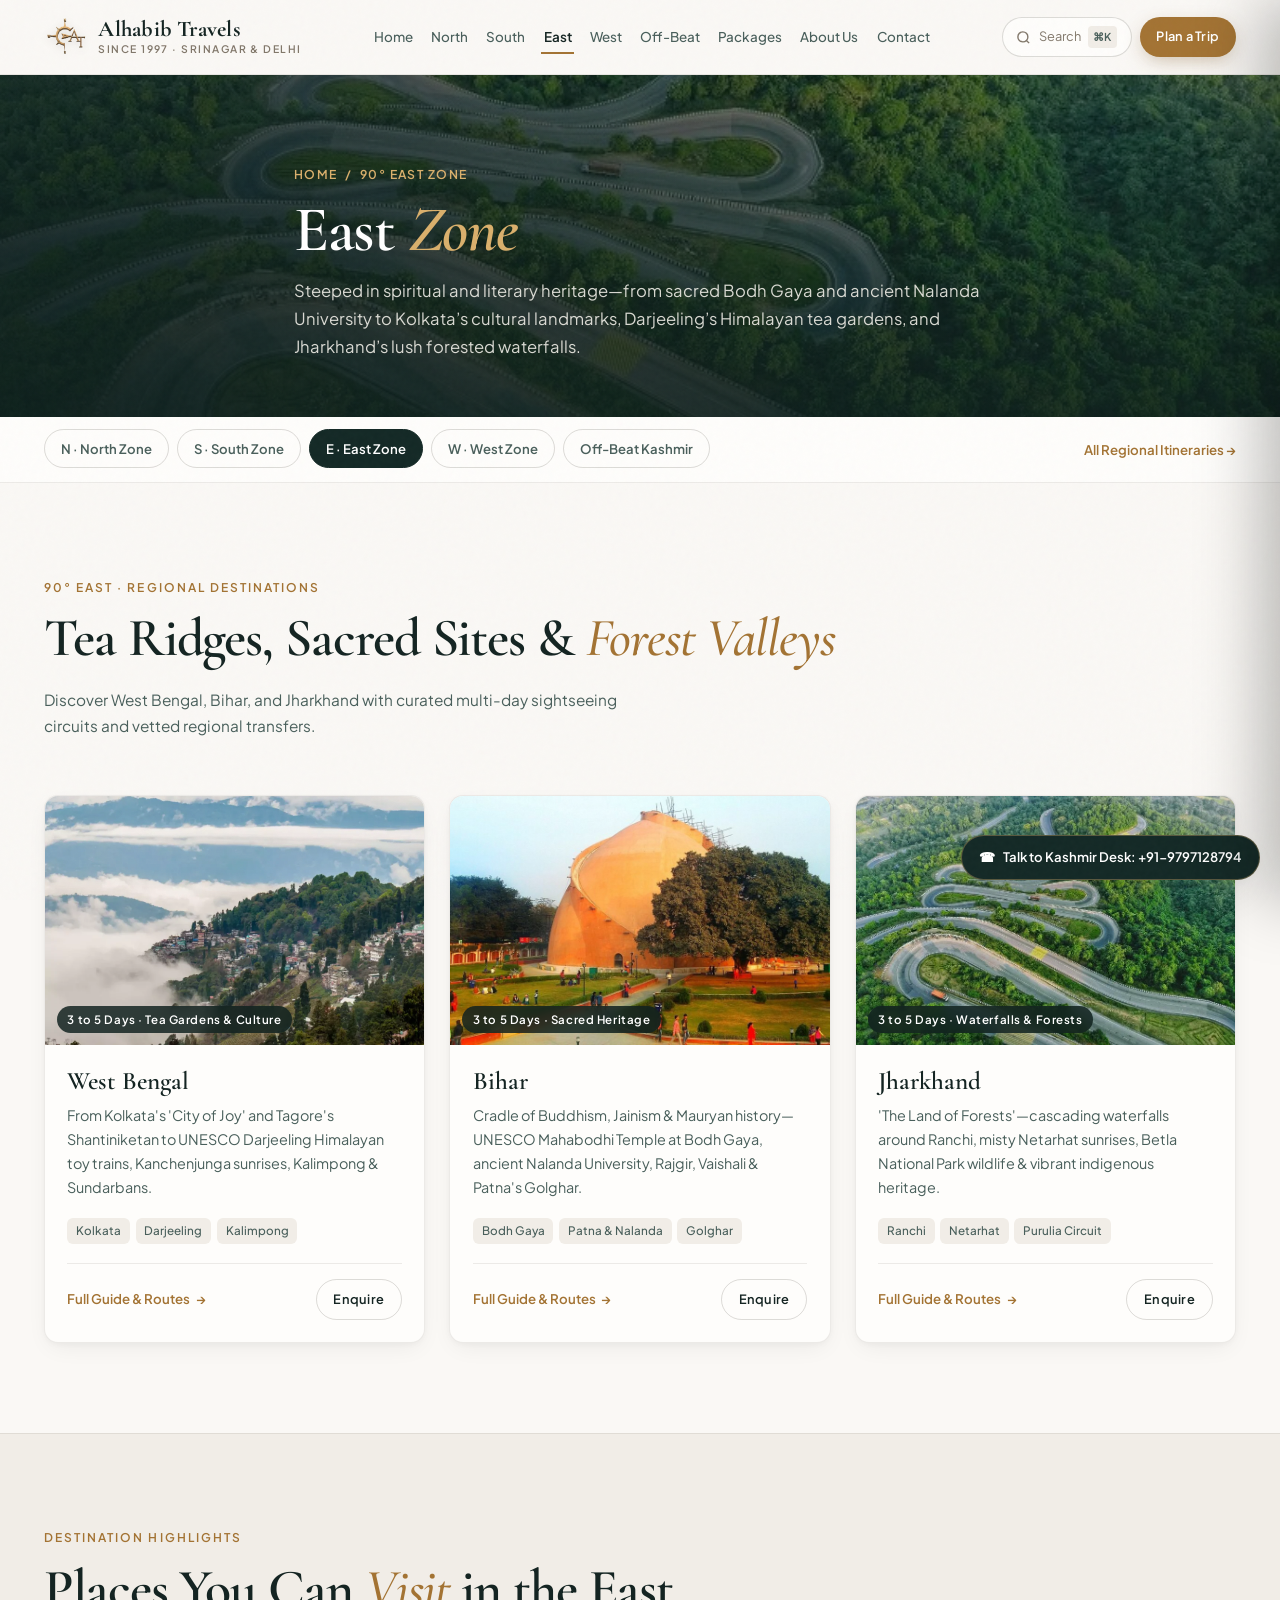
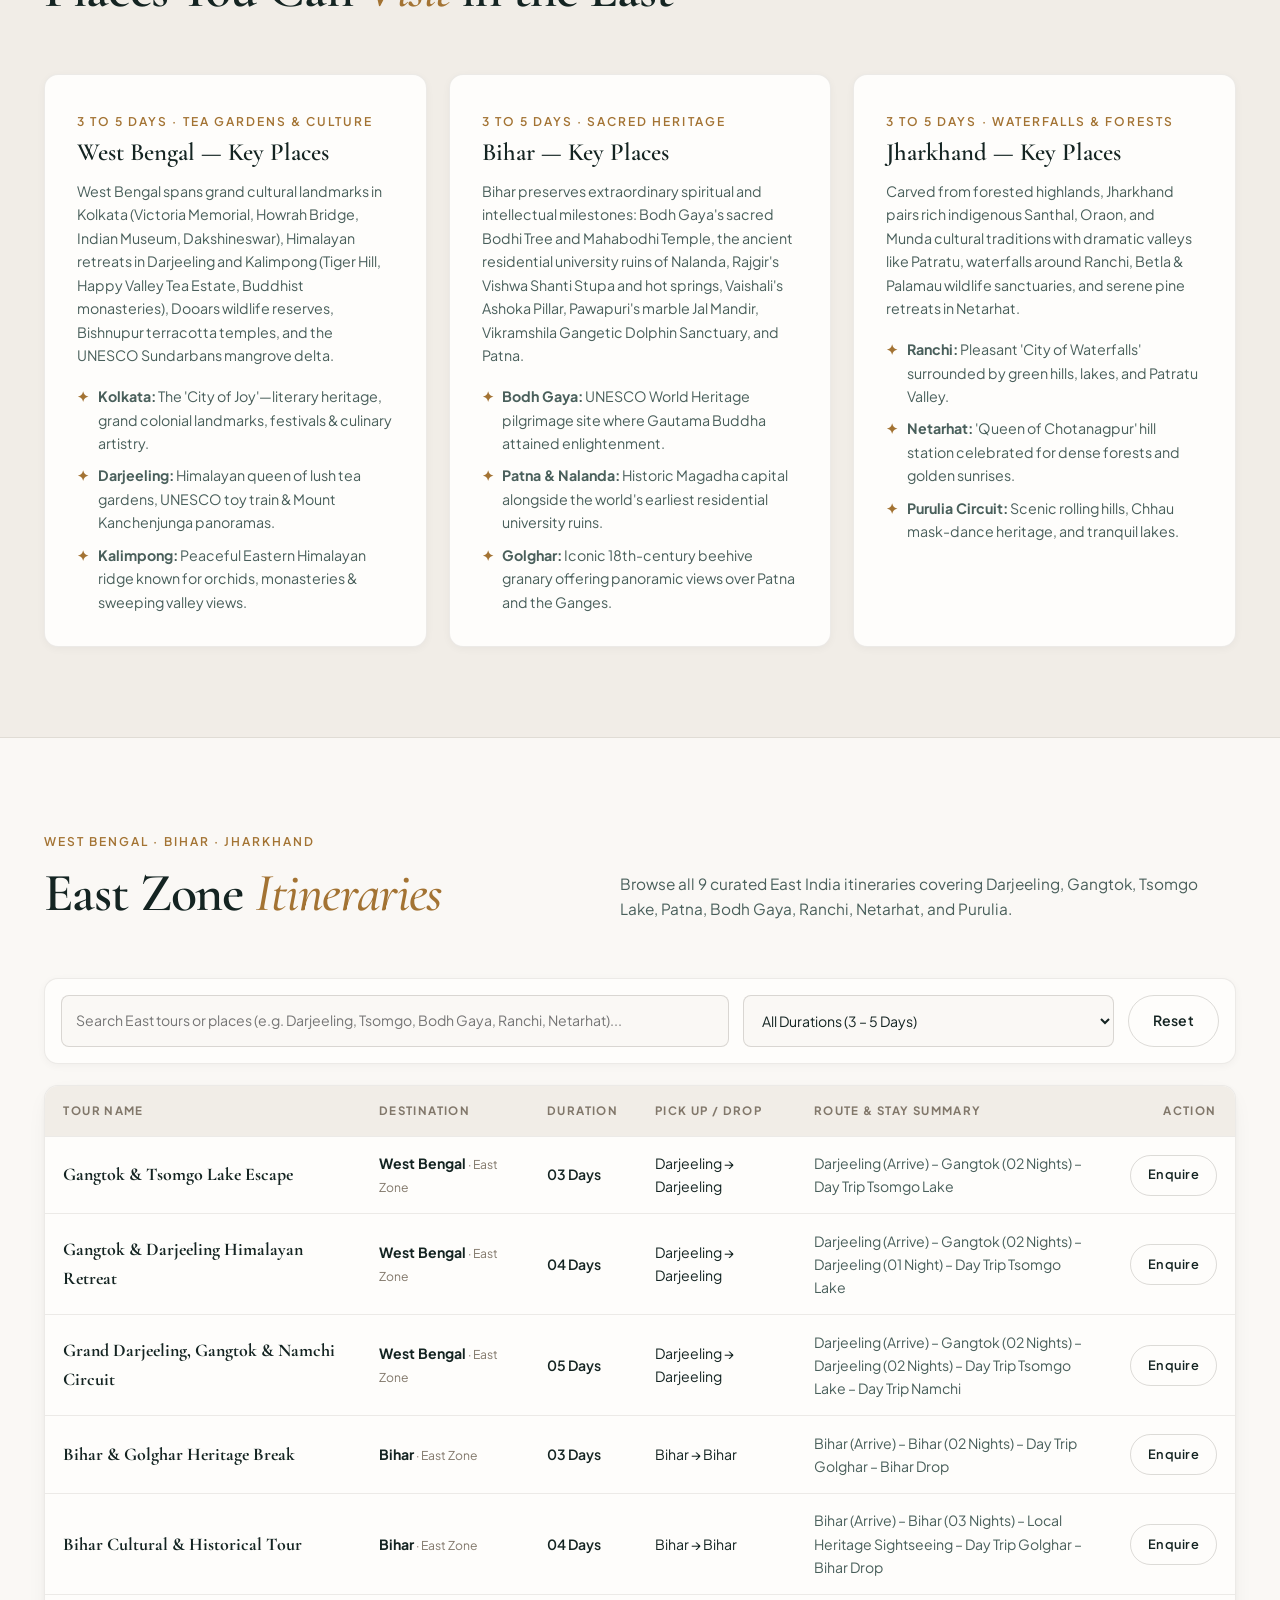
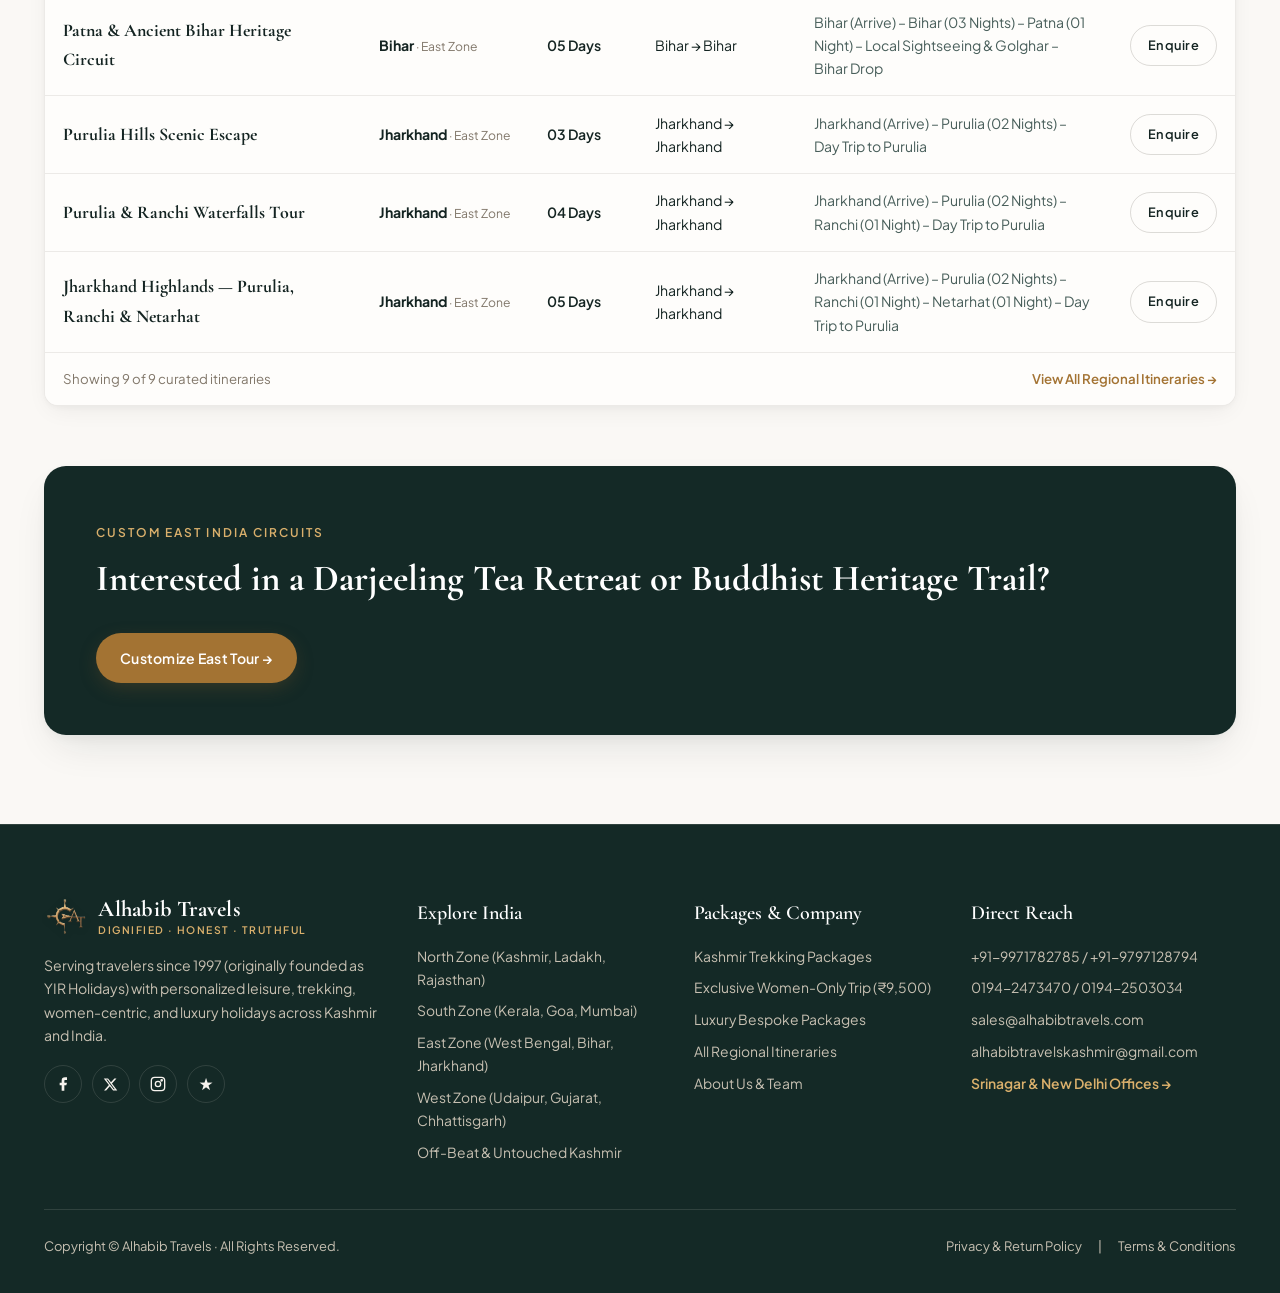
<file: east.html>
<!DOCTYPE html>
<html lang="en">
<head>
  <meta charset="UTF-8" />
  <meta name="viewport" content="width=device-width, initial-scale=1.0" />
  <title>East Zone Tours — West Bengal, Bihar &amp; Jharkhand | Alhabib Travels</title>
  <meta
    name="description"
    content="Explore East India with Alhabib Travels: West Bengal, Darjeeling &amp; Gangtok, Buddhist Heritage in Bihar, and Jharkhand waterfalls &amp; hills."
  />
  <link rel="icon" type="image/png" href="assets/images/favicon.png" />

  <link rel="preconnect" href="https://fonts.googleapis.com" />
  <link rel="preconnect" href="https://fonts.gstatic.com" crossorigin />
  <link
    href="https://fonts.googleapis.com/css2?family=Cormorant+Garamond:ital,wght@0,500;0,600;0,700;1,500;1,600&family=Plus+Jakarta+Sans:wght@400;500;600;700&display=swap"
    rel="stylesheet"
  />

  <link rel="stylesheet" href="css/styles.css" />
</head>
<body data-page="east">
  <div id="site-top-shell"></div>

  <main id="main-content">
    <!-- Page Hero -->
    <section class="page-hero">
      <div class="page-hero__media">
        <img
          src="assets/images/dest-jharkhand.webp"
          alt="Scenic Winding Forest Highway in Patratu Valley — East Zone India Tours"
          class="page-hero__img"
          style="object-position: center 50%;"
          fetchpriority="high"
        />
        <div class="page-hero__scrim"></div>
      </div>
      <div class="container page-hero__content">
        <div class="breadcrumb">
          <a href="index.html">Home</a>
          <span aria-hidden="true">/</span>
          <span>90° East Zone</span>
        </div>
        <h1 class="page-hero__title">East <em>Zone</em></h1>
        <p class="page-hero__lead">
          Steeped in spiritual and literary heritage—from sacred Bodh Gaya and ancient Nalanda University to Kolkata’s cultural landmarks, Darjeeling’s Himalayan tea gardens, and Jharkhand’s lush forested waterfalls.
        </p>
      </div>
    </section>

    <!-- Zone Sub-navigation -->
    <div id="zone-subnav-mount"></div>

    <!-- East Zone Destinations -->
    <section class="section">
      <div class="container">
        <div class="section-header">
          <div>
            <span class="eyebrow">90° East · Regional Destinations</span>
            <h2 class="section-title">Tea Ridges, Sacred Sites &amp; <em>Forest Valleys</em></h2>
          </div>
          <p class="section-subtitle">
            Discover West Bengal, Bihar, and Jharkhand with curated multi-day sightseeing circuits and vetted regional transfers.
          </p>
        </div>

        <div class="destination-grid" id="destination-grid" data-zone-key="east"></div>
      </div>
    </section>

    <!-- Detailed Places You Can Visit -->
    <section class="section section--sand">
      <div class="container">
        <div class="section-header">
          <div>
            <span class="eyebrow">Destination Highlights</span>
            <h2 class="section-title">Places You Can <em>Visit</em> in the East</h2>
          </div>
        </div>

        <div class="info-grid-3" id="zone-places-breakdown" data-zone-key="east"></div>
      </div>
    </section>

    <!-- East Zone Regional Itineraries -->
    <section class="section" id="zone-tours">
      <div class="container">
        <div class="section-header">
          <div>
            <span class="eyebrow">West Bengal · Bihar · Jharkhand</span>
            <h2 class="section-title">East Zone <em>Itineraries</em></h2>
          </div>
          <p class="section-subtitle">
            Browse all 9 curated East India itineraries covering Darjeeling, Gangtok, Tsomgo Lake, Patna, Bodh Gaya, Ranchi, Netarhat, and Purulia.
          </p>
        </div>

        <div class="itinerary-controls itinerary-controls--3col">
          <input
            type="search"
            id="tour-search-input"
            class="control-input"
            placeholder="Search East tours or places (e.g. Darjeeling, Tsomgo, Bodh Gaya, Ranchi, Netarhat)..."
            aria-label="Search East Zone itineraries"
          />
          <select id="tour-days-select" class="control-select" aria-label="Filter by Number of Days">
            <option value="all">All Durations (3 – 5 Days)</option>
            <option value="3-4">03 – 04 Days</option>
            <option value="5">05 Days</option>
          </select>
          <button type="button" class="btn btn--outline" id="tour-reset-btn">Reset</button>
        </div>

        <div class="tour-table-wrap">
          <table class="tour-table">
            <thead>
              <tr>
                <th>Tour Name</th>
                <th>Destination</th>
                <th>Duration</th>
                <th>Pick Up / Drop</th>
                <th>Route &amp; Stay Summary</th>
                <th style="text-align:right;">Action</th>
              </tr>
            </thead>
            <tbody id="tour-table-body" data-fixed-zone="East"></tbody>
          </table>
          <div class="tour-table__pagination">
            <span id="tour-count-text"></span>
            <a href="packages.html#itineraries" class="link-action">View All Regional Itineraries →</a>
          </div>
        </div>

        <div class="cta-banner" style="margin-top:clamp(2.5rem, 5vw, 3.75rem);">
          <div>
            <span class="eyebrow" style="color:var(--accent-gold-light); margin-bottom:0.35rem;">Custom East India Circuits</span>
            <h3 style="font-family:var(--font-display); font-size:clamp(1.7rem, 3vw, 2.3rem); color:#fff;">
              Interested in a Darjeeling Tea Retreat or Buddhist Heritage Trail?
            </h3>
          </div>
          <button type="button" class="btn btn--primary" data-enquire-item="Custom East Zone Holiday (West Bengal / Bihar / Jharkhand)">
            Customize East Tour →
          </button>
        </div>
      </div>
    </section>
  </main>

  <div id="site-bottom-shell"></div>

  <script src="js/data.js"></script>
  <script src="js/layout.js"></script>
  <script src="js/app.js"></script>
</body>
</html>
</file>
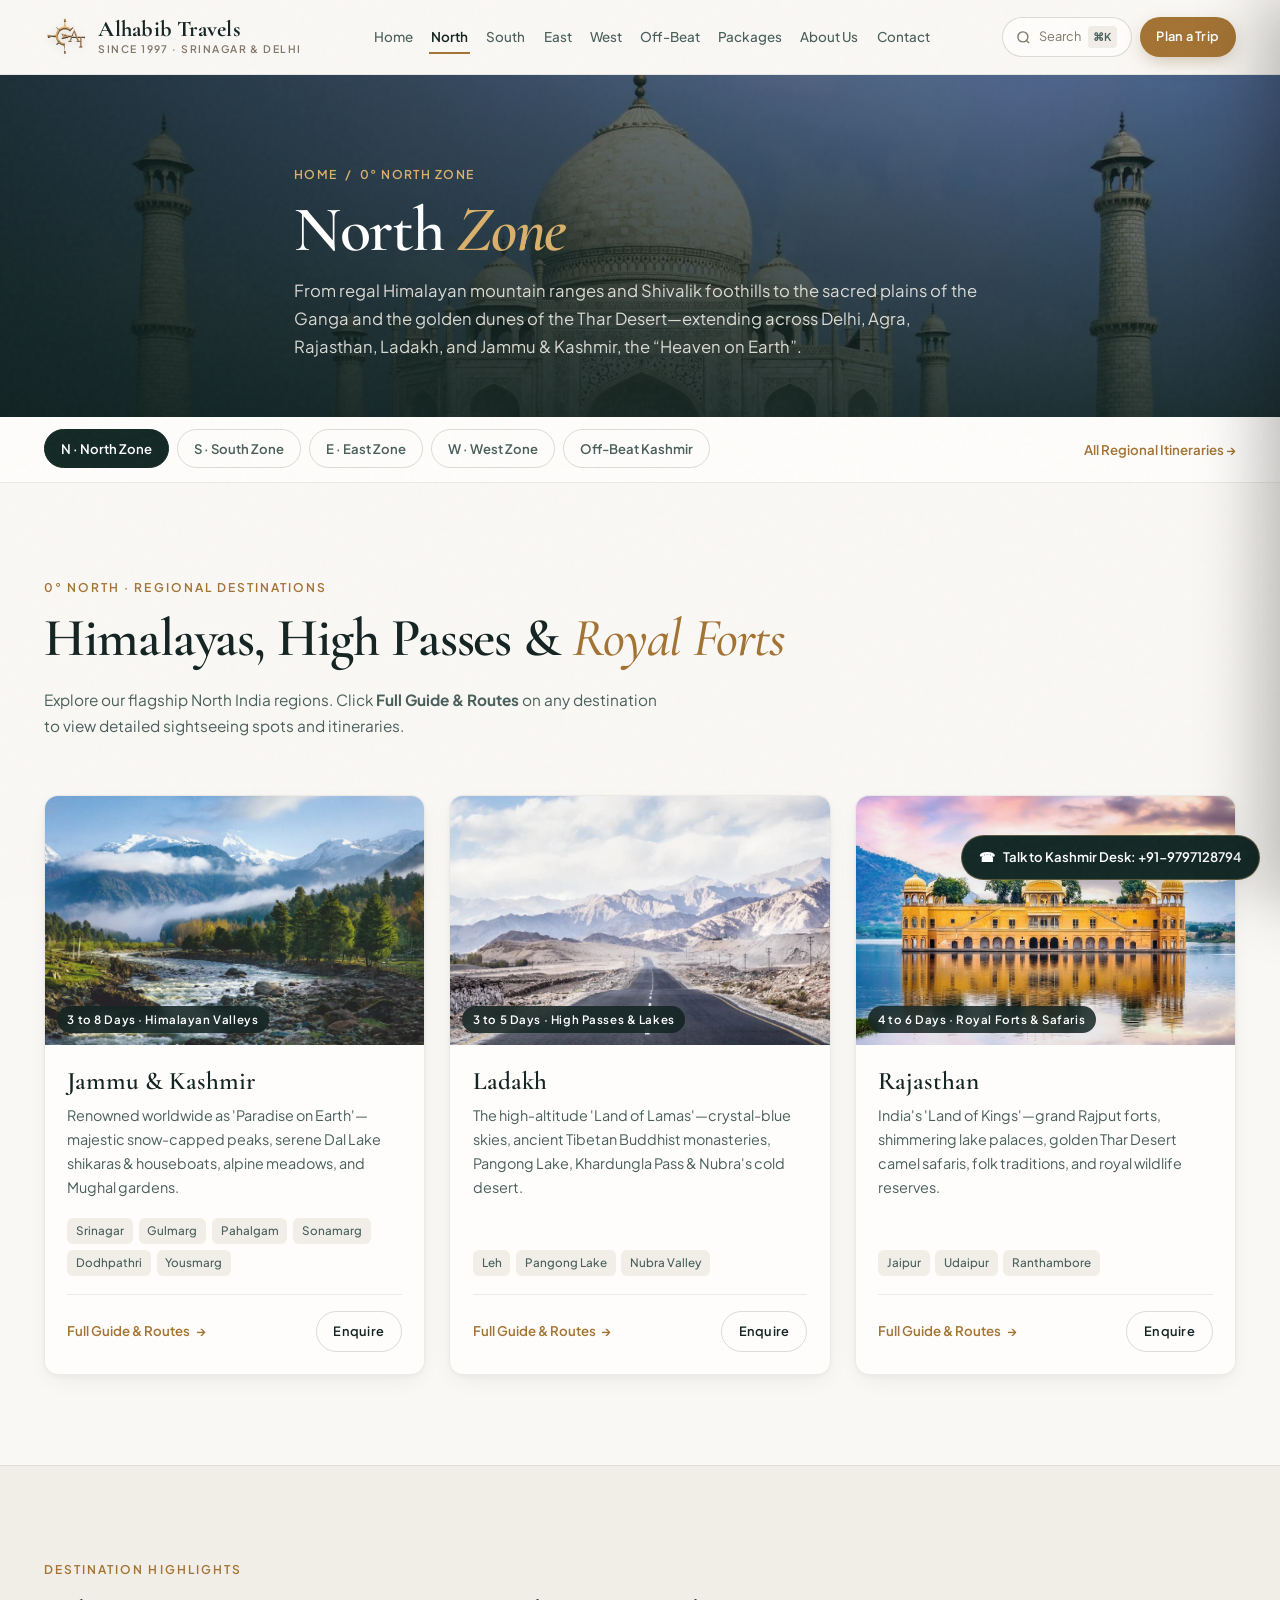
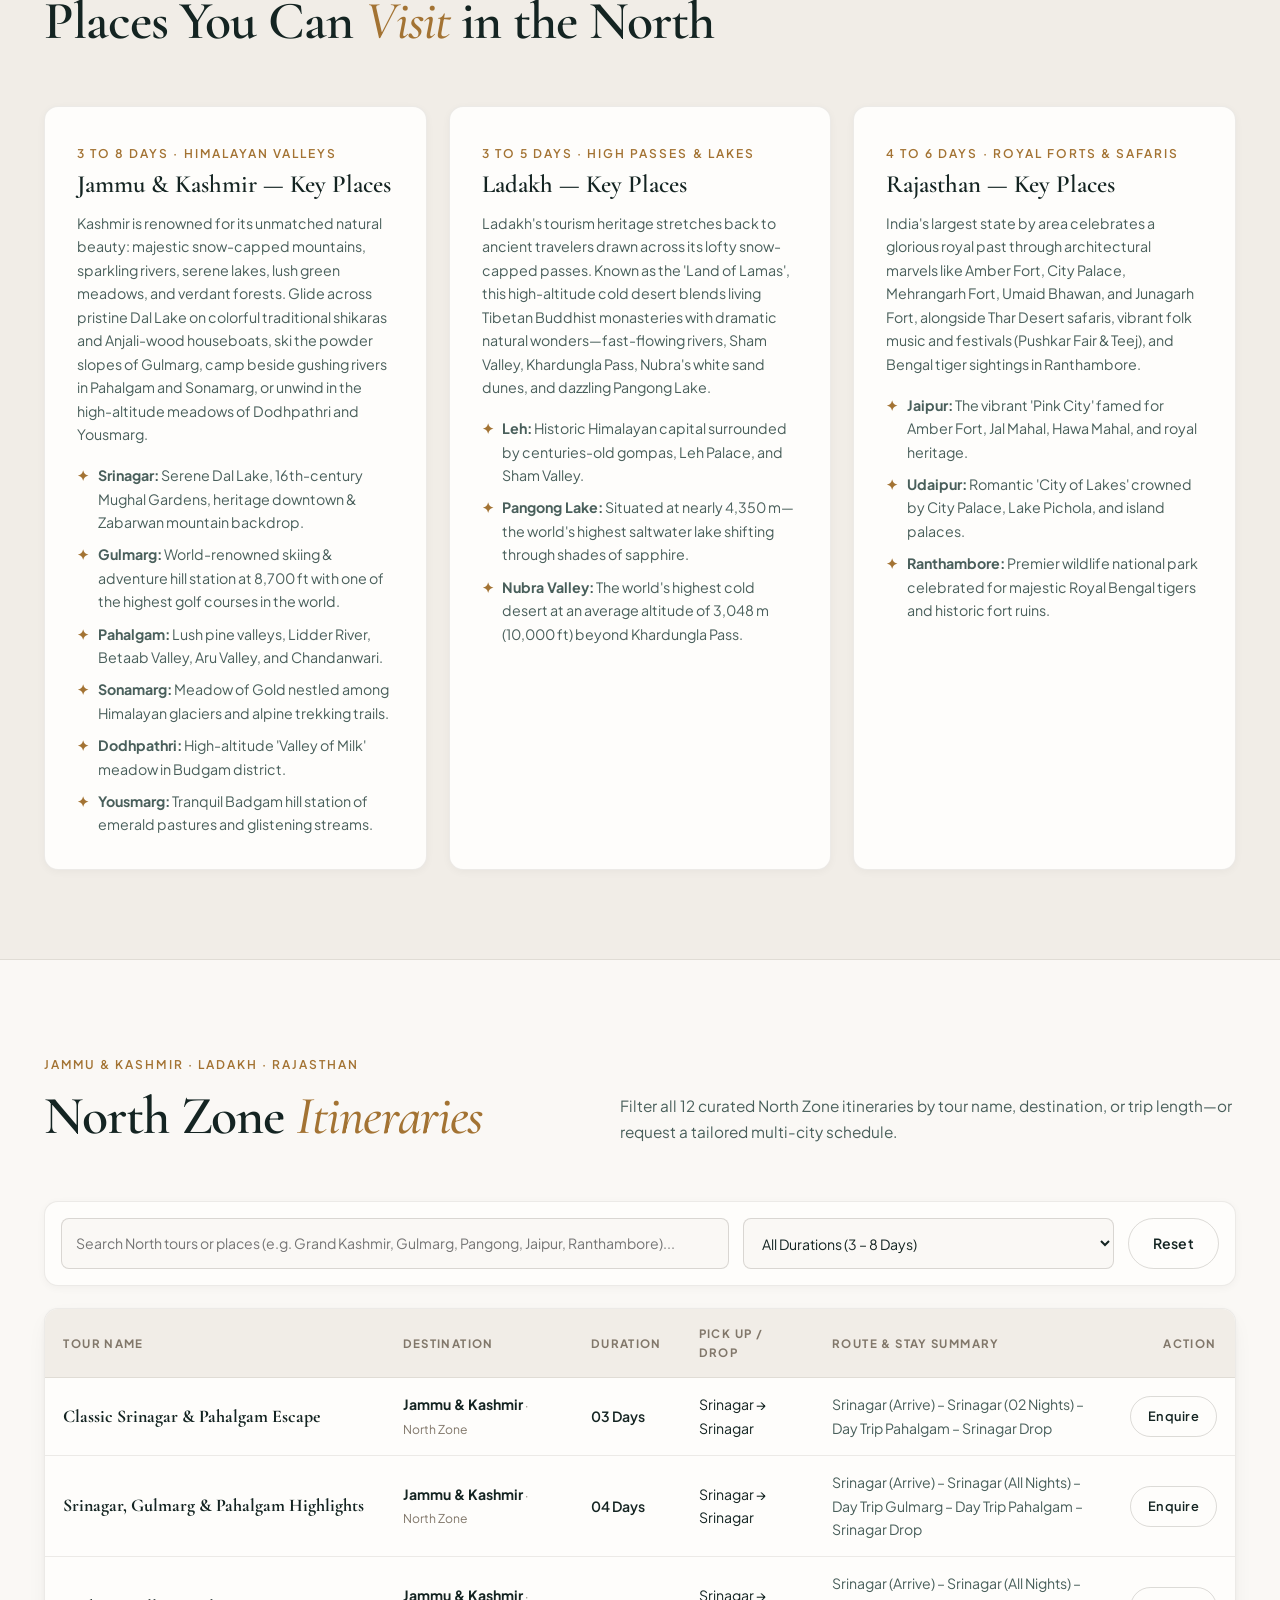
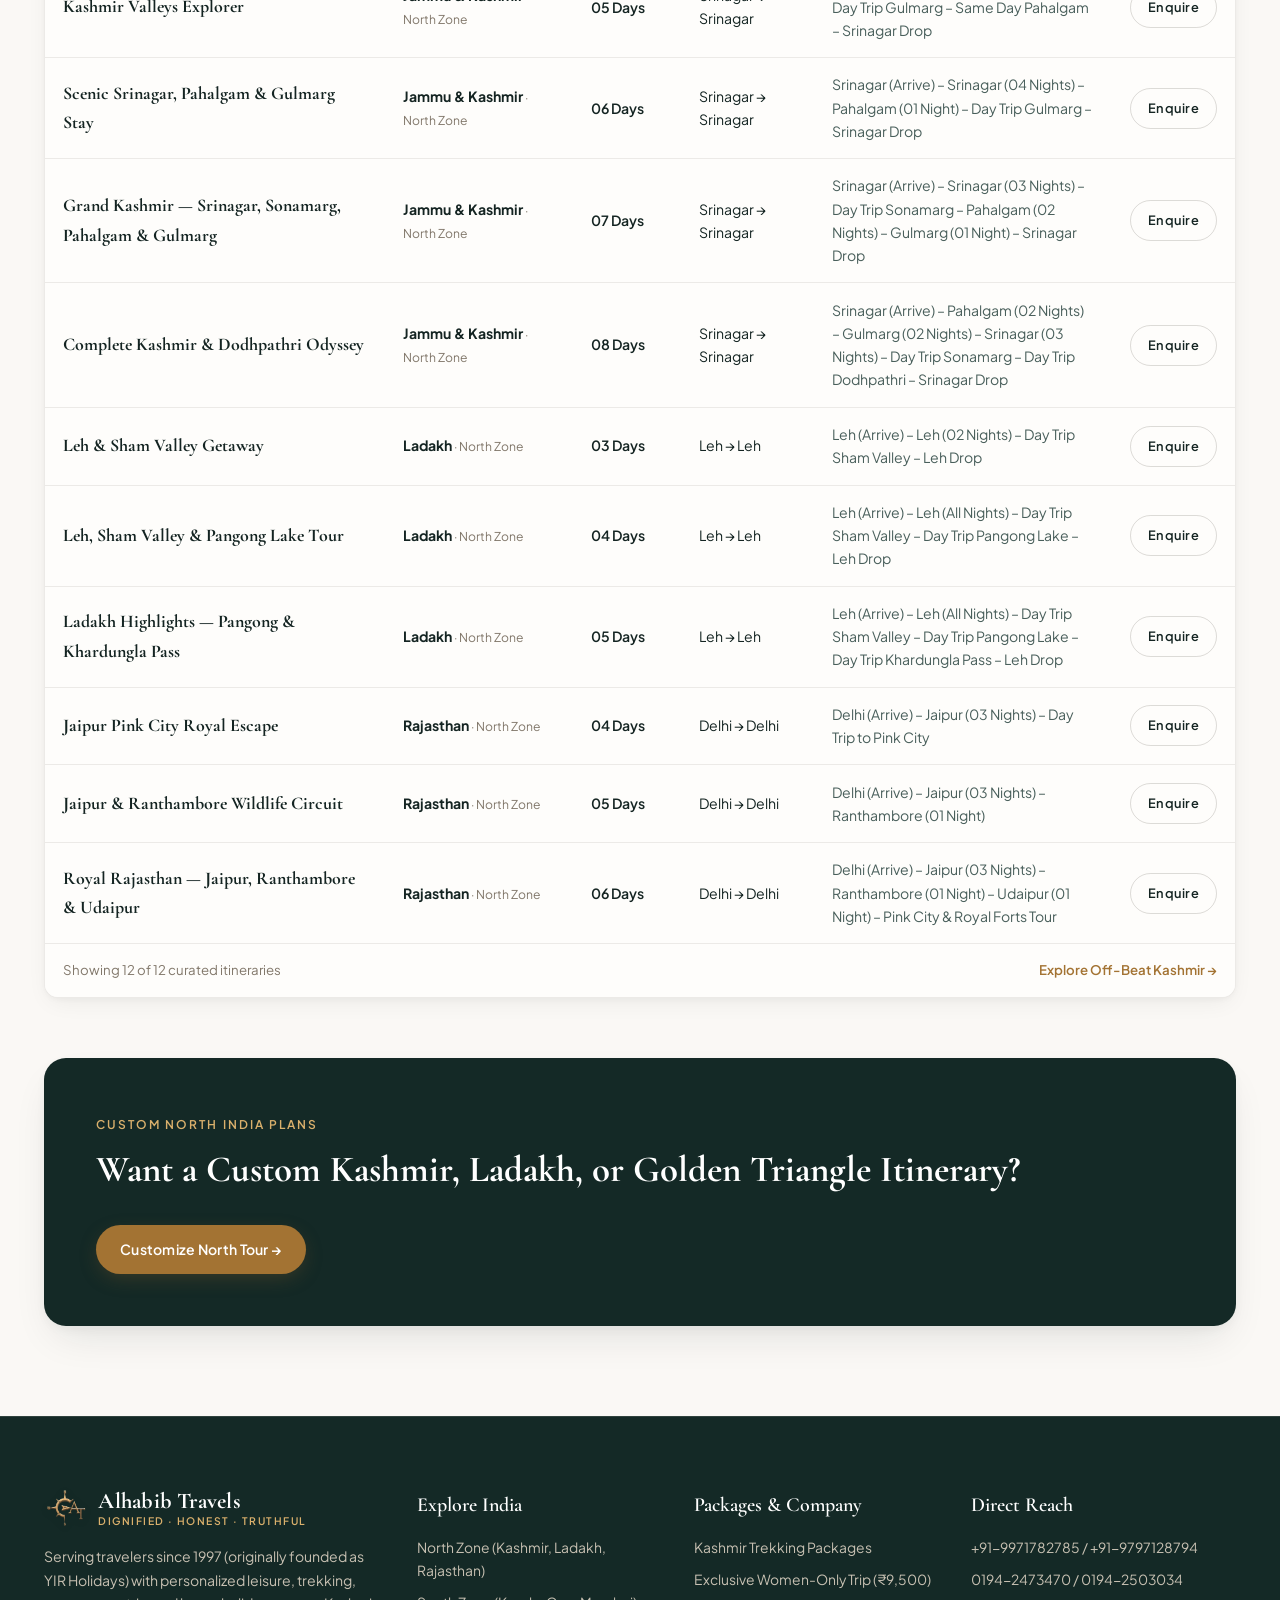
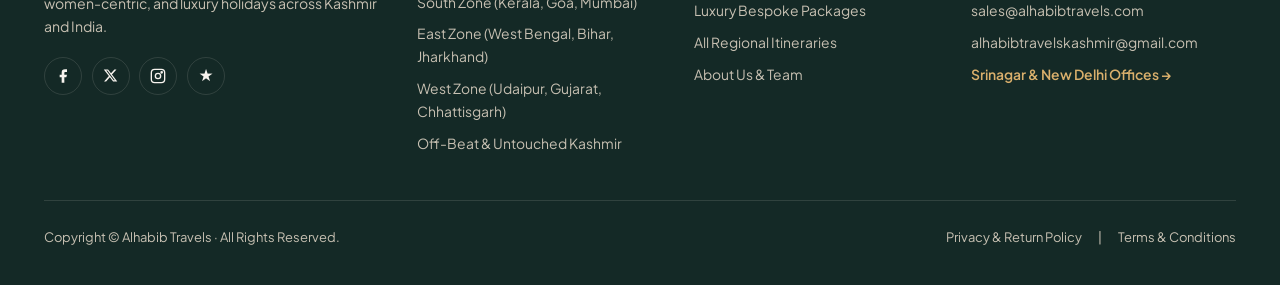
<file: north.html>
<!DOCTYPE html>
<html lang="en">
<head>
  <meta charset="UTF-8" />
  <meta name="viewport" content="width=device-width, initial-scale=1.0" />
  <title>North Zone Tours — Kashmir, Ladakh &amp; Rajasthan | Alhabib Travels</title>
  <meta
    name="description"
    content="Explore North India with Alhabib Travels: Jammu &amp; Kashmir, Ladakh &amp; Pangong Lake, and Royal Rajasthan multi-day tour itineraries."
  />
  <link rel="icon" type="image/png" href="assets/images/favicon.png" />

  <link rel="preconnect" href="https://fonts.googleapis.com" />
  <link rel="preconnect" href="https://fonts.gstatic.com" crossorigin />
  <link
    href="https://fonts.googleapis.com/css2?family=Cormorant+Garamond:ital,wght@0,500;0,600;0,700;1,500;1,600&family=Plus+Jakarta+Sans:wght@400;500;600;700&display=swap"
    rel="stylesheet"
  />

  <link rel="stylesheet" href="css/styles.css" />
</head>
<body data-page="north">
  <div id="site-top-shell"></div>

  <main id="main-content">
    <!-- Page Hero -->
    <section class="page-hero">
      <div class="page-hero__media">
        <img
          src="assets/images/north-taj.webp"
          alt="Taj Mahal in Agra — North Zone India Tours"
          class="page-hero__img"
          style="object-position: center 22%;"
          fetchpriority="high"
        />
        <div class="page-hero__scrim"></div>
      </div>
      <div class="container page-hero__content">
        <div class="breadcrumb">
          <a href="index.html">Home</a>
          <span aria-hidden="true">/</span>
          <span>0° North Zone</span>
        </div>
        <h1 class="page-hero__title">North <em>Zone</em></h1>
        <p class="page-hero__lead">
          From regal Himalayan mountain ranges and Shivalik foothills to the sacred plains of the Ganga and the golden dunes of the Thar Desert—extending across Delhi, Agra, Rajasthan, Ladakh, and Jammu &amp; Kashmir, the “Heaven on Earth”.
        </p>
      </div>
    </section>

    <!-- Zone Sub-navigation -->
    <div id="zone-subnav-mount"></div>

    <!-- North Zone Destinations -->
    <section class="section">
      <div class="container">
        <div class="section-header">
          <div>
            <span class="eyebrow">0° North · Regional Destinations</span>
            <h2 class="section-title">Himalayas, High Passes &amp; <em>Royal Forts</em></h2>
          </div>
          <p class="section-subtitle">
            Explore our flagship North India regions. Click <strong>Full Guide &amp; Routes</strong> on any destination to view detailed sightseeing spots and itineraries.
          </p>
        </div>

        <div class="destination-grid" id="destination-grid" data-zone-key="north"></div>
      </div>
    </section>

    <!-- Detailed Places You Can Visit -->
    <section class="section section--sand">
      <div class="container">
        <div class="section-header">
          <div>
            <span class="eyebrow">Destination Highlights</span>
            <h2 class="section-title">Places You Can <em>Visit</em> in the North</h2>
          </div>
        </div>

        <div class="info-grid-3" id="zone-places-breakdown" data-zone-key="north"></div>
      </div>
    </section>

    <!-- North Zone Regional Itineraries -->
    <section class="section" id="zone-tours">
      <div class="container">
        <div class="section-header">
          <div>
            <span class="eyebrow">Jammu &amp; Kashmir · Ladakh · Rajasthan</span>
            <h2 class="section-title">North Zone <em>Itineraries</em></h2>
          </div>
          <p class="section-subtitle">
            Filter all 12 curated North Zone itineraries by tour name, destination, or trip length—or request a tailored multi-city schedule.
          </p>
        </div>

        <div class="itinerary-controls itinerary-controls--3col">
          <input
            type="search"
            id="tour-search-input"
            class="control-input"
            placeholder="Search North tours or places (e.g. Grand Kashmir, Gulmarg, Pangong, Jaipur, Ranthambore)..."
            aria-label="Search North Zone itineraries"
          />
          <select id="tour-days-select" class="control-select" aria-label="Filter by Number of Days">
            <option value="all">All Durations (3 – 8 Days)</option>
            <option value="3-4">03 – 04 Days</option>
            <option value="5">05 Days</option>
            <option value="6+">06 – 08 Days</option>
          </select>
          <button type="button" class="btn btn--outline" id="tour-reset-btn">Reset</button>
        </div>

        <div class="tour-table-wrap">
          <table class="tour-table">
            <thead>
              <tr>
                <th>Tour Name</th>
                <th>Destination</th>
                <th>Duration</th>
                <th>Pick Up / Drop</th>
                <th>Route &amp; Stay Summary</th>
                <th style="text-align:right;">Action</th>
              </tr>
            </thead>
            <tbody id="tour-table-body" data-fixed-zone="North"></tbody>
          </table>
          <div class="tour-table__pagination">
            <span id="tour-count-text"></span>
            <a href="offbeat.html" class="link-action">Explore Off-Beat Kashmir →</a>
          </div>
        </div>

        <div class="cta-banner" style="margin-top:clamp(2.5rem, 5vw, 3.75rem);">
          <div>
            <span class="eyebrow" style="color:var(--accent-gold-light); margin-bottom:0.35rem;">Custom North India Plans</span>
            <h3 style="font-family:var(--font-display); font-size:clamp(1.7rem, 3vw, 2.3rem); color:#fff;">
              Want a Custom Kashmir, Ladakh, or Golden Triangle Itinerary?
            </h3>
          </div>
          <button type="button" class="btn btn--primary" data-enquire-item="Custom North Zone Holiday (Kashmir / Ladakh / Rajasthan)">
            Customize North Tour →
          </button>
        </div>
      </div>
    </section>
  </main>

  <div id="site-bottom-shell"></div>

  <script src="js/data.js"></script>
  <script src="js/layout.js"></script>
  <script src="js/app.js"></script>
</body>
</html>
</file>
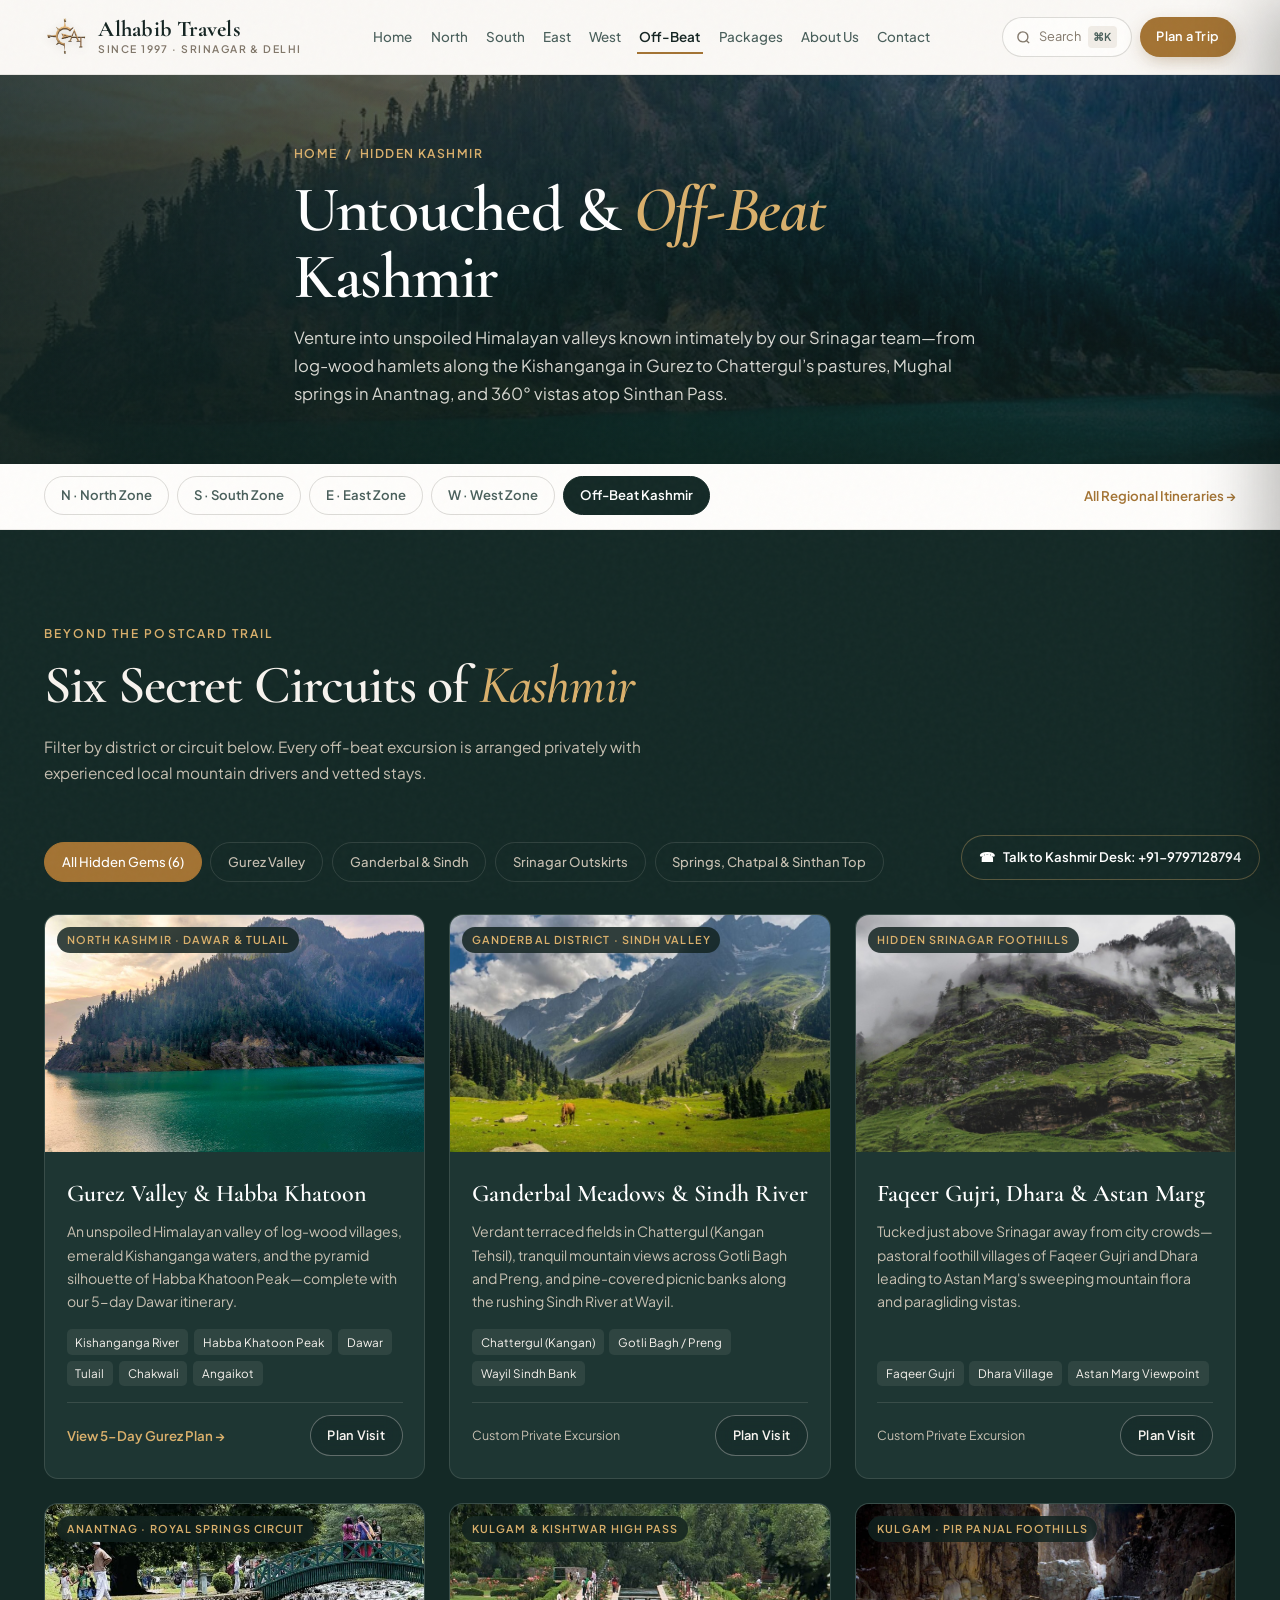
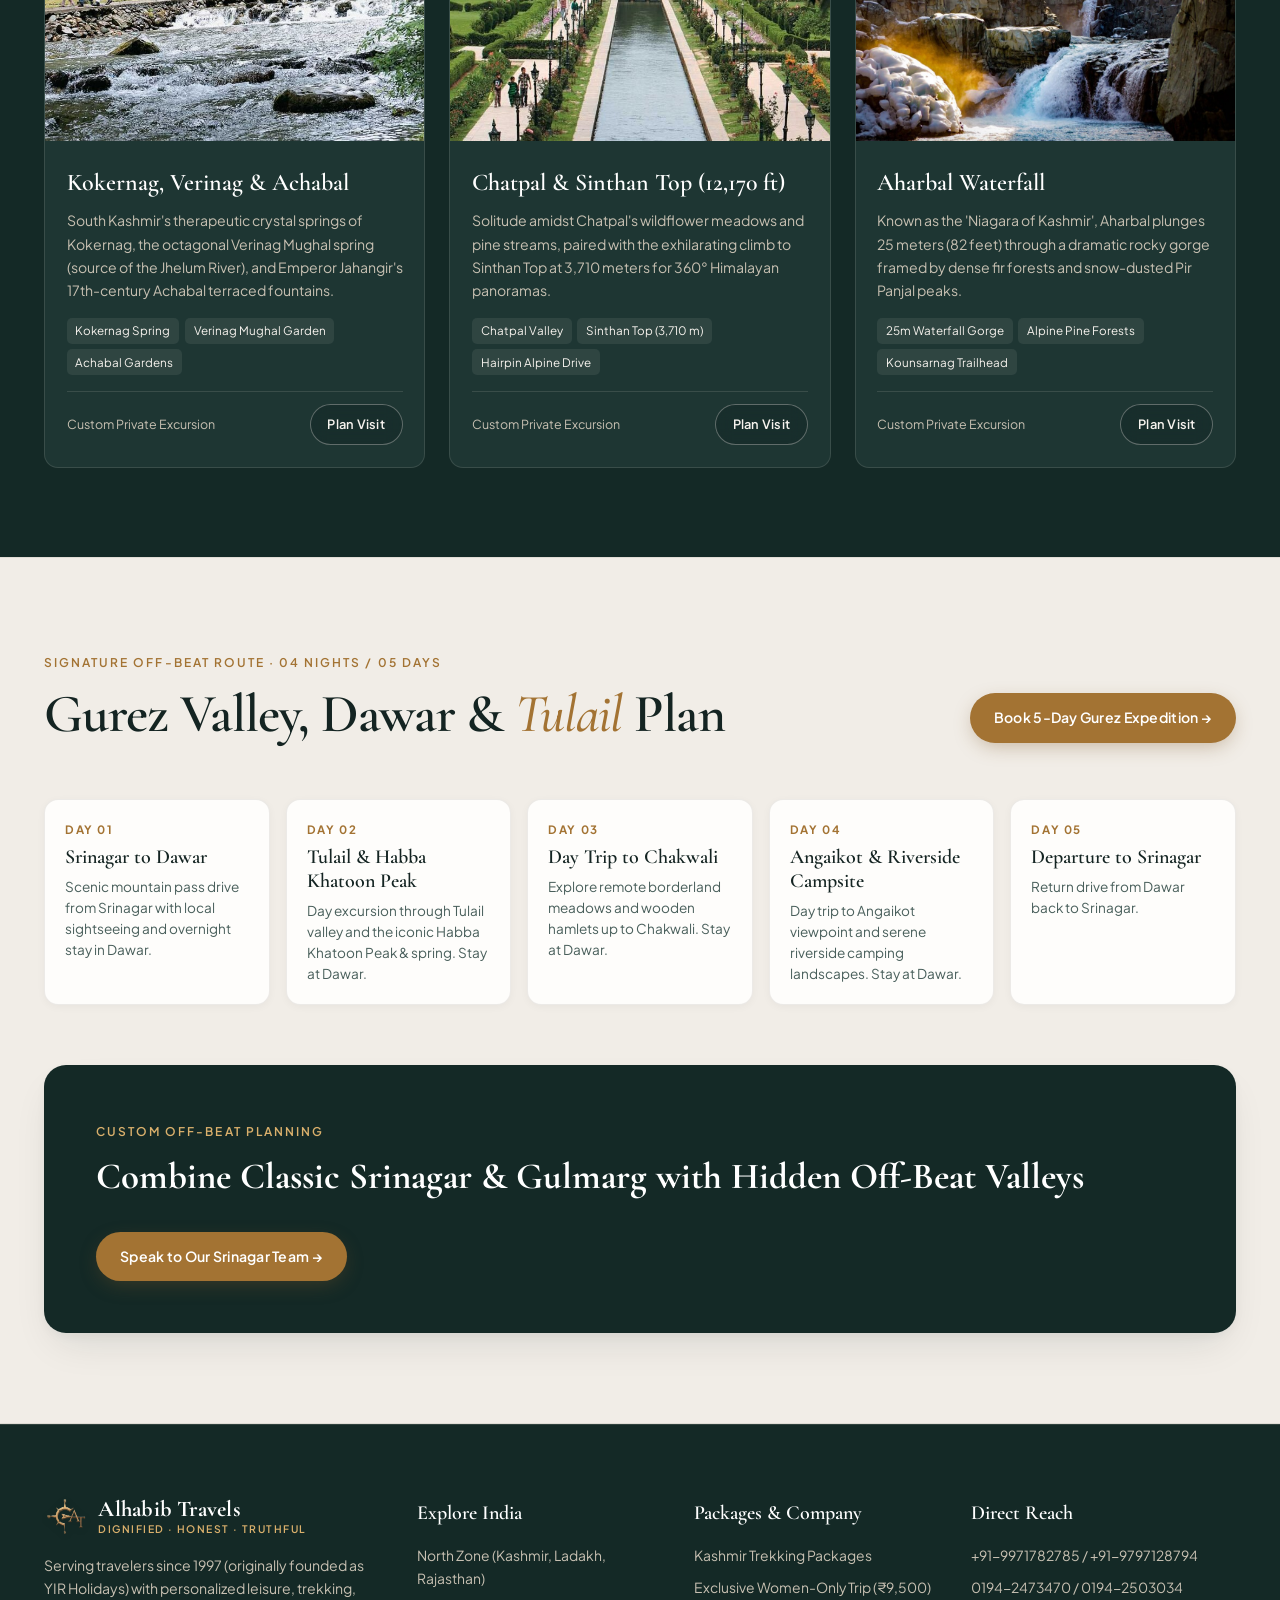
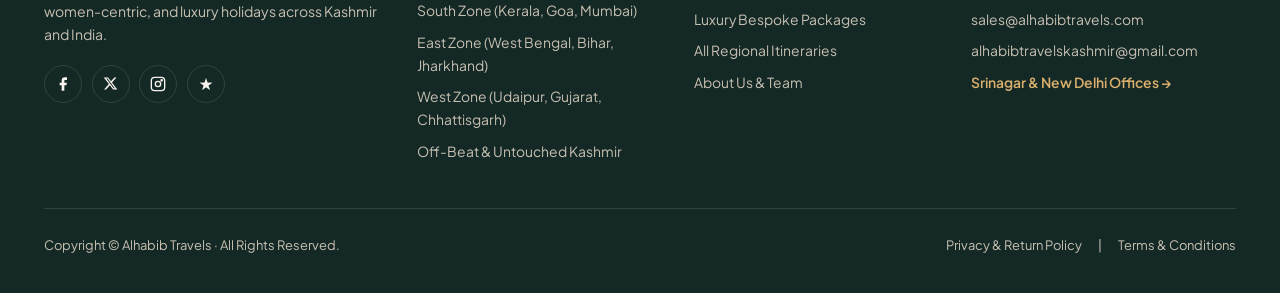
<file: offbeat.html>
<!DOCTYPE html>
<html lang="en">
<head>
  <meta charset="UTF-8" />
  <meta name="viewport" content="width=device-width, initial-scale=1.0" />
  <title>Off-Beat &amp; Untouched Kashmir — Gurez, Chatpal &amp; Sinthan Top | Alhabib Travels</title>
  <meta
    name="description"
    content="Venture beyond standard trails with Alhabib Travels: 5-day Gurez Valley (Dawar, Tulail, Habba Khatoon, Chakwali, Angaikot), Chattergul, Astan Marg, Kokernag, Verinag, Achabal, Chatpal, Sinthan Top &amp; Aharbal."
  />
  <link rel="icon" type="image/png" href="assets/images/favicon.png" />

  <link rel="preconnect" href="https://fonts.googleapis.com" />
  <link rel="preconnect" href="https://fonts.gstatic.com" crossorigin />
  <link
    href="https://fonts.googleapis.com/css2?family=Cormorant+Garamond:ital,wght@0,500;0,600;0,700;1,500;1,600&family=Plus+Jakarta+Sans:wght@400;500;600;700&display=swap"
    rel="stylesheet"
  />

  <link rel="stylesheet" href="css/styles.css" />
</head>
<body data-page="offbeat">
  <div id="site-top-shell"></div>

  <main id="main-content">
    <!-- Page Hero -->
    <section class="page-hero">
      <div class="page-hero__media">
        <img
          src="assets/images/offbeat-gurez.jpg"
          alt="Emerald Kishanganga River and Habba Khatoon Peak in Gurez Valley, Kashmir"
          class="page-hero__img"
          style="object-position: center 45%;"
          fetchpriority="high"
        />
        <div class="page-hero__scrim"></div>
      </div>
      <div class="container page-hero__content">
        <div class="breadcrumb">
          <a href="index.html">Home</a>
          <span aria-hidden="true">/</span>
          <span>Hidden Kashmir</span>
        </div>
        <h1 class="page-hero__title">Untouched &amp; <em>Off-Beat</em> Kashmir</h1>
        <p class="page-hero__lead">
          Venture into unspoiled Himalayan valleys known intimately by our Srinagar team—from log-wood hamlets along the Kishanganga in Gurez to Chattergul’s pastures, Mughal springs in Anantnag, and 360° vistas atop Sinthan Pass.
        </p>
      </div>
    </section>

    <!-- Zone Sub-navigation -->
    <div id="zone-subnav-mount"></div>

    <!-- Filterable 6 Hidden Gems Grid (Cedar Editorial Section) -->
    <section class="section section--cedar">
      <div class="container">
        <div class="section-header">
          <div>
            <span class="eyebrow">Beyond the Postcard Trail</span>
            <h2 class="section-title">Six Secret Circuits of <em>Kashmir</em></h2>
          </div>
          <p class="section-subtitle">
            Filter by district or circuit below. Every off-beat excursion is arranged privately with experienced local mountain drivers and vetted stays.
          </p>
        </div>

        <div class="offbeat-filter-bar" role="group" aria-label="Filter Off-Beat Regions">
          <button type="button" class="offbeat-chip is-active" data-offbeat-filter="all" id="offbeat-filter-all">All Hidden Gems (6)</button>
          <button type="button" class="offbeat-chip" data-offbeat-filter="gurez" id="offbeat-filter-gurez">Gurez Valley</button>
          <button type="button" class="offbeat-chip" data-offbeat-filter="ganderbal" id="offbeat-filter-ganderbal">Ganderbal &amp; Sindh</button>
          <button type="button" class="offbeat-chip" data-offbeat-filter="srinagar" id="offbeat-filter-srinagar">Srinagar Outskirts</button>
          <button type="button" class="offbeat-chip" data-offbeat-filter="untouched" id="offbeat-filter-untouched">Springs, Chatpal &amp; Sinthan Top</button>
        </div>

        <div class="offbeat-grid" id="offbeat-grid" aria-live="polite"></div>
      </div>
    </section>

    <!-- Featured 5-Day Gurez, Dawar & Tulail Itinerary -->
    <section class="section section--sand" id="gurez-itinerary">
      <div class="container">
        <div class="section-header">
          <div>
            <span class="eyebrow">Signature Off-Beat Route · 04 Nights / 05 Days</span>
            <h2 class="section-title">Gurez Valley, Dawar &amp; <em>Tulail</em> Plan</h2>
          </div>
          <button type="button" class="btn btn--primary" data-enquire-item="Gurez Valley 5-Day Itinerary (Dawar & Tulail)" id="btn-book-gurez">
            Book 5-Day Gurez Expedition →
          </button>
        </div>

        <div class="itinerary-steps" id="gurez-steps-grid"></div>

        <div class="cta-banner" style="margin-top:clamp(2.5rem, 5vw, 3.75rem);">
          <div>
            <span class="eyebrow" style="color:var(--accent-gold-light); margin-bottom:0.35rem;">Custom Off-Beat Planning</span>
            <h3 style="font-family:var(--font-display); font-size:clamp(1.7rem, 3vw, 2.3rem); color:#fff;">
              Combine Classic Srinagar &amp; Gulmarg with Hidden Off-Beat Valleys
            </h3>
          </div>
          <button type="button" class="btn btn--primary" data-enquire-item="Custom Off-Beat Kashmir Circuit">
            Speak to Our Srinagar Team →
          </button>
        </div>
      </div>
    </section>
  </main>

  <div id="site-bottom-shell"></div>

  <script src="js/data.js"></script>
  <script src="js/layout.js"></script>
  <script src="js/app.js"></script>
</body>
</html>
</file>
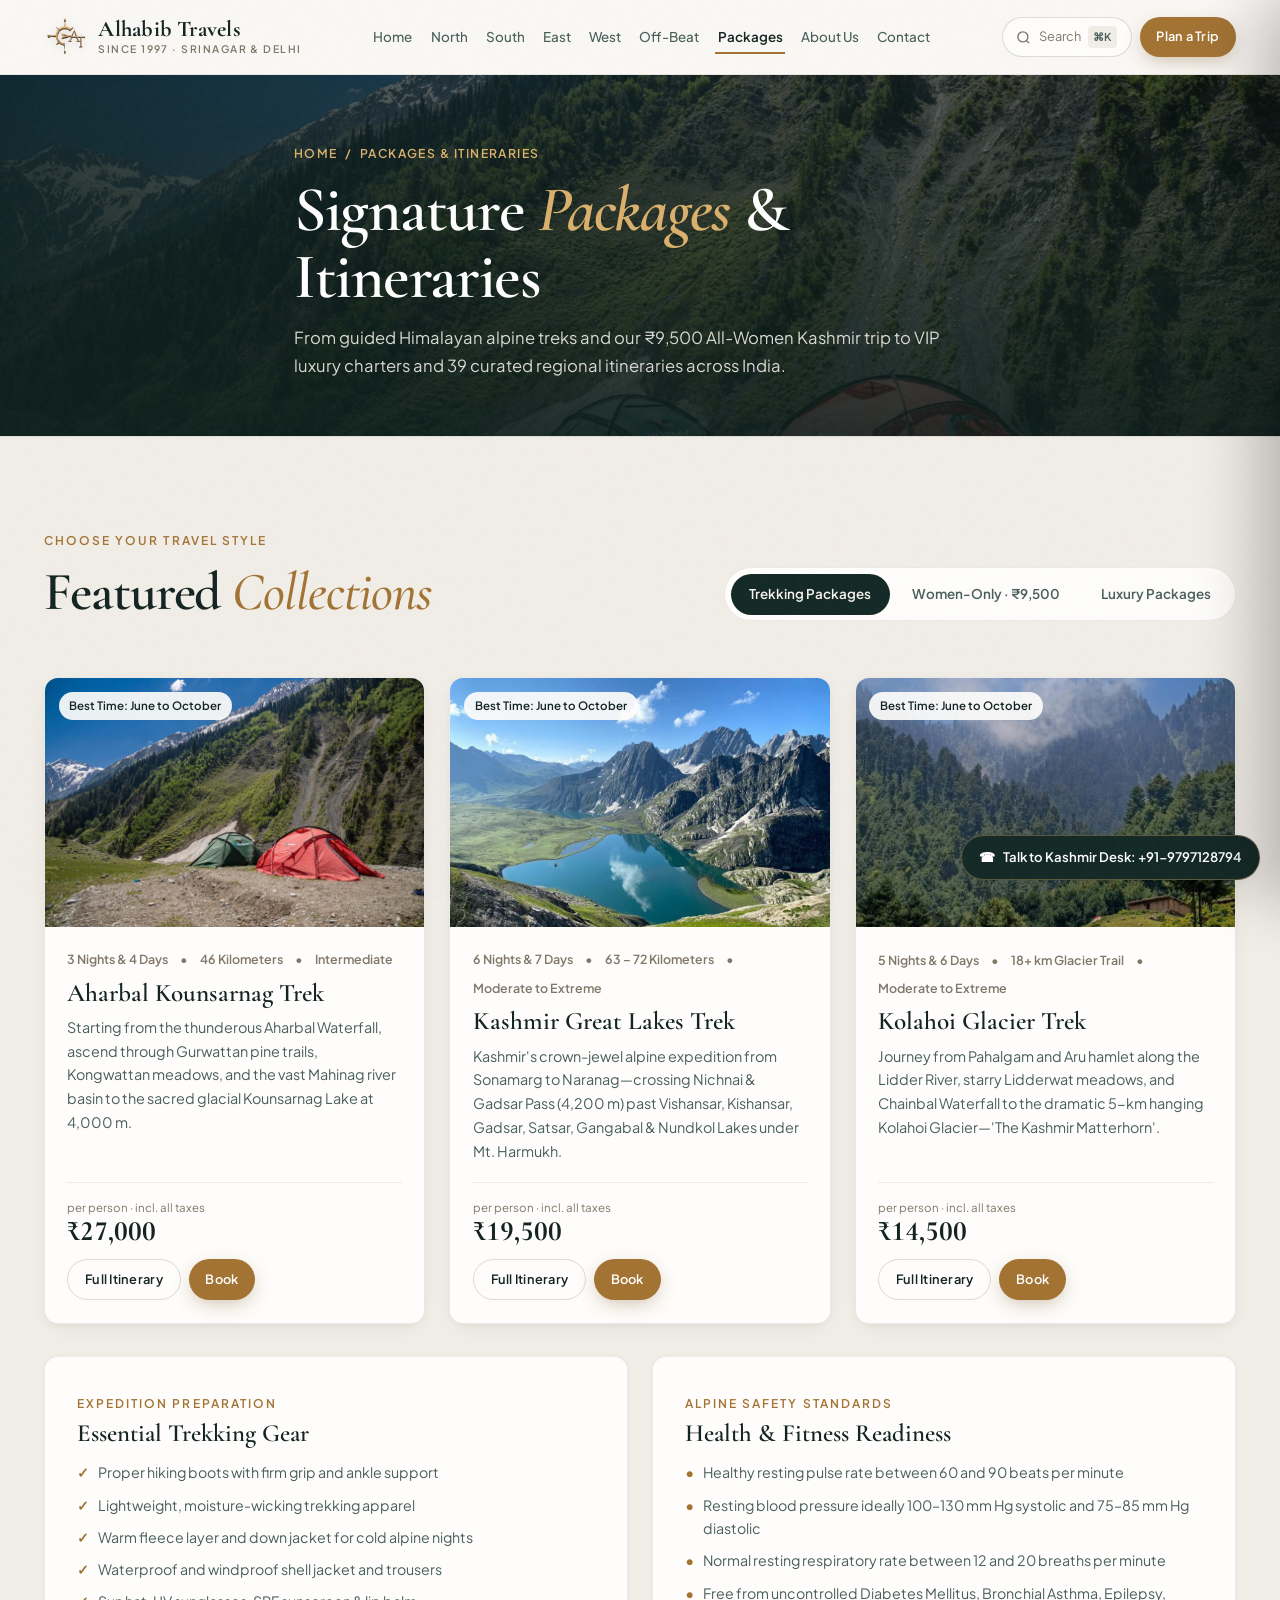
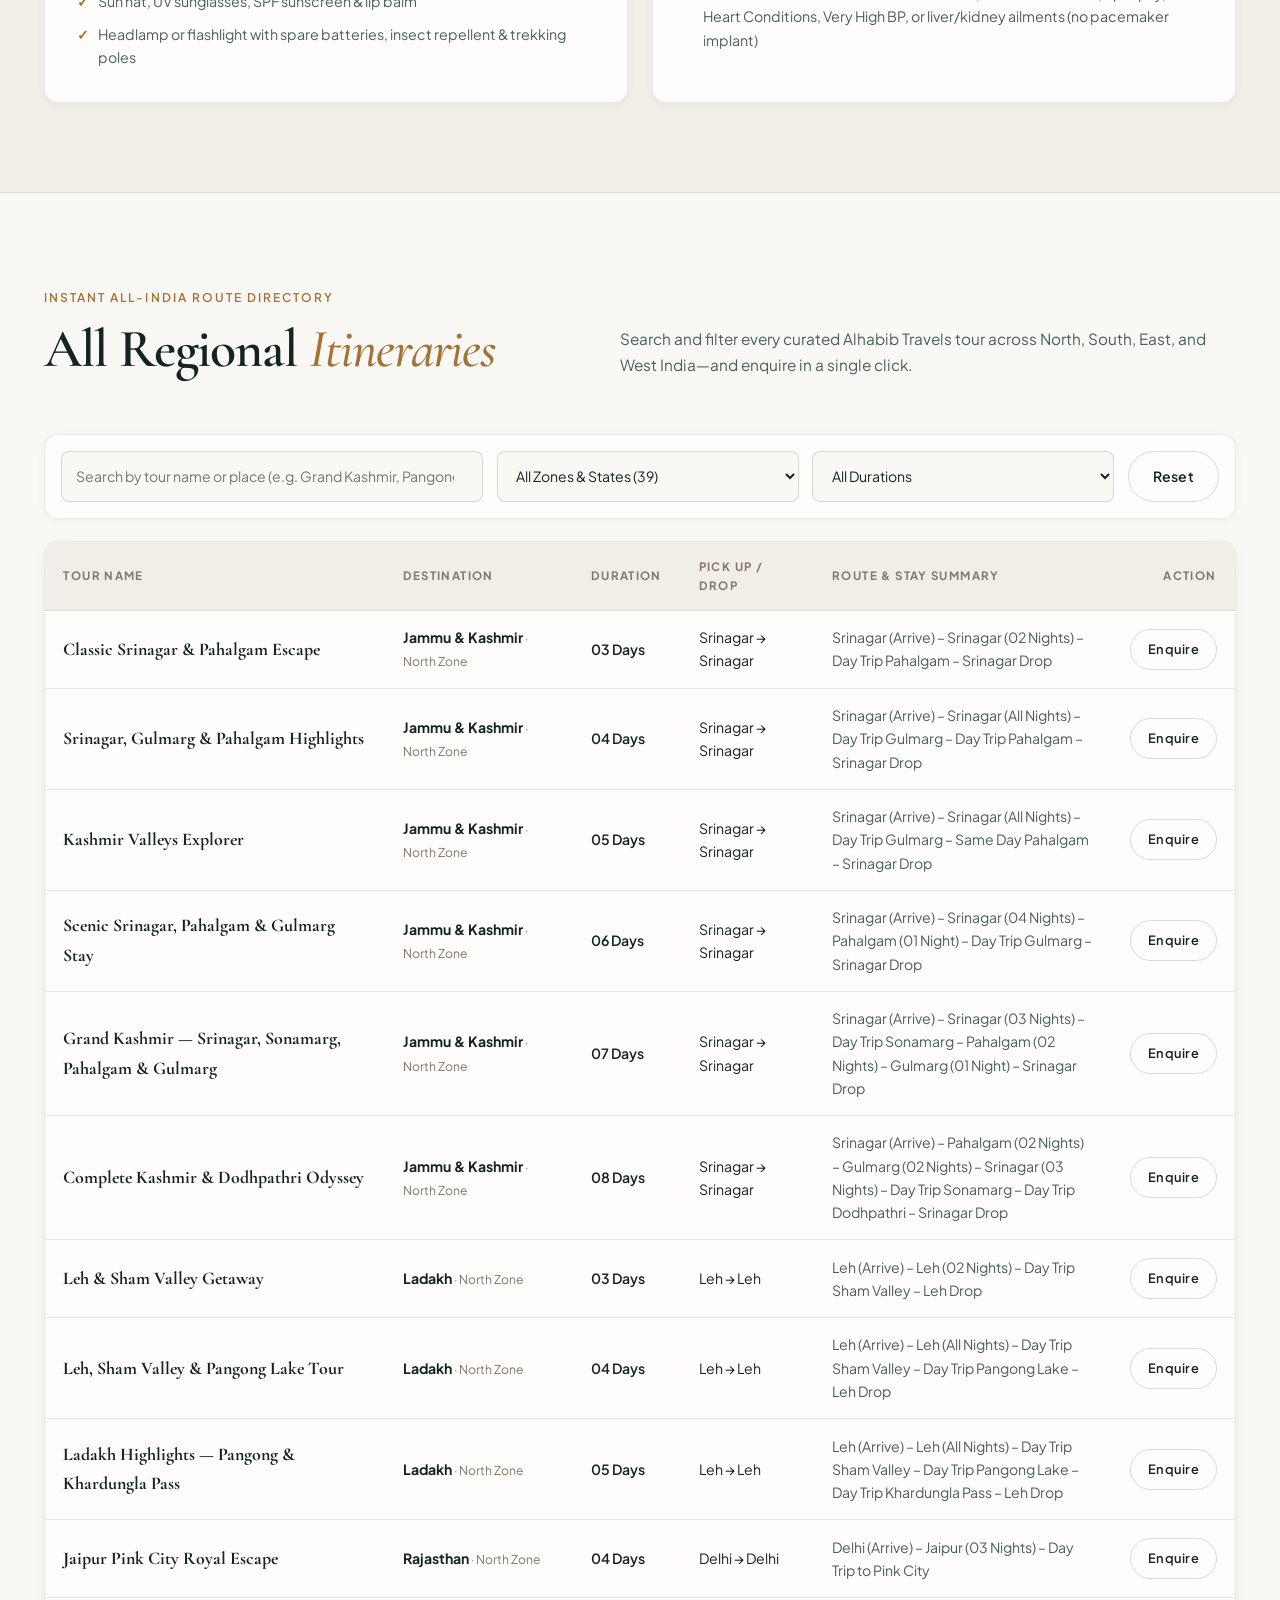
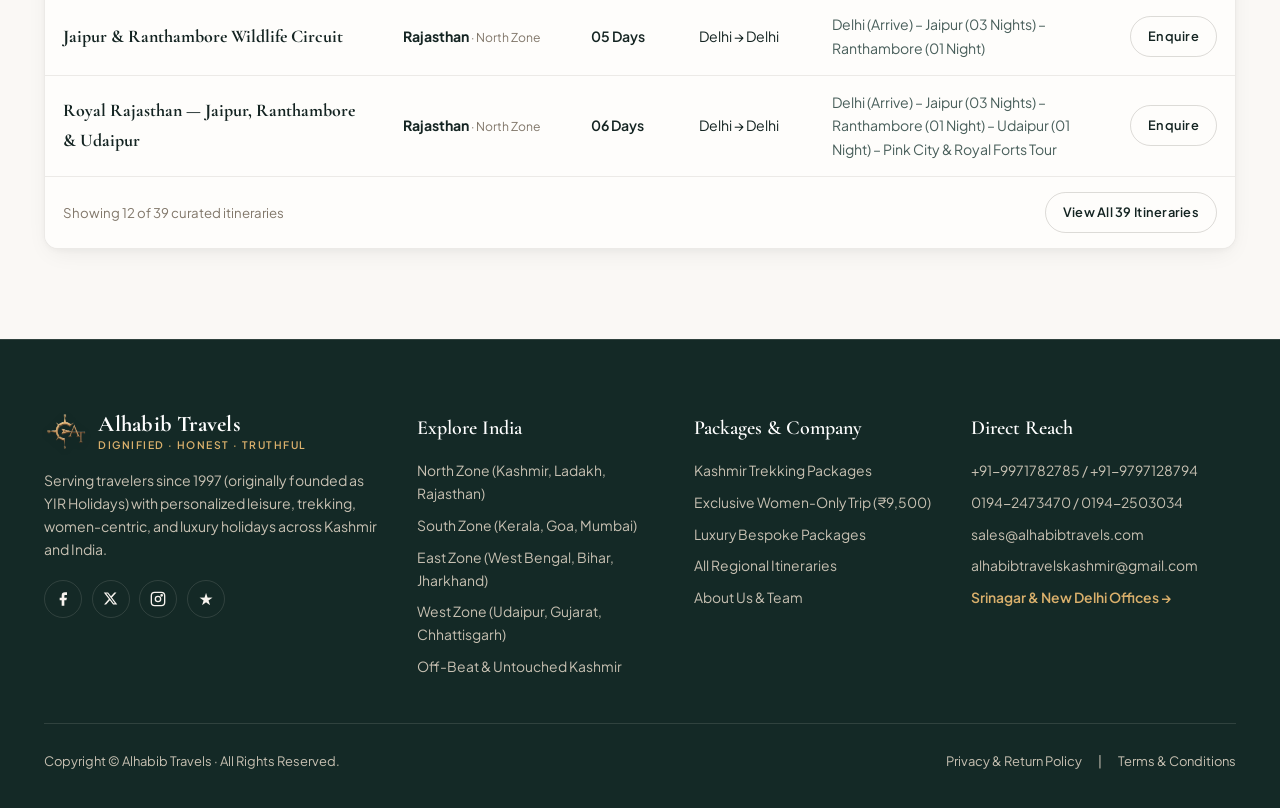
<file: packages.html>
<!DOCTYPE html>
<html lang="en">
<head>
  <meta charset="UTF-8" />
  <meta name="viewport" content="width=device-width, initial-scale=1.0" />
  <title>Signature Packages &amp; Regional Itineraries | Alhabib Travels</title>
  <meta
    name="description"
    content="Explore Alhabib Travels packages: Kashmir Great Lakes, Kounsarnag &amp; Kolahoi Glacier Treks, ₹9,500 All-Women Kashmir Trip, Luxury Bespoke Tours, and all 39 Regional India Itineraries."
  />
  <link rel="icon" type="image/png" href="assets/images/favicon.png" />

  <link rel="preconnect" href="https://fonts.googleapis.com" />
  <link rel="preconnect" href="https://fonts.gstatic.com" crossorigin />
  <link
    href="https://fonts.googleapis.com/css2?family=Cormorant+Garamond:ital,wght@0,500;0,600;0,700;1,500;1,600&family=Plus+Jakarta+Sans:wght@400;500;600;700&display=swap"
    rel="stylesheet"
  />

  <link rel="stylesheet" href="css/styles.css" />
</head>
<body data-page="packages">
  <div id="site-top-shell"></div>

  <main id="main-content">
    <!-- Page Hero -->
    <section class="page-hero">
      <div class="page-hero__media">
        <img
          src="assets/images/pkg-trekking.jpg"
          alt="High-altitude alpine lake camping in Kashmir curated by Alhabib Travels"
          class="page-hero__img"
          style="object-position: center 42%;"
          fetchpriority="high"
        />
        <div class="page-hero__scrim"></div>
      </div>
      <div class="container page-hero__content">
        <div class="breadcrumb">
          <a href="index.html">Home</a>
          <span aria-hidden="true">/</span>
          <span>Packages &amp; Itineraries</span>
        </div>
        <h1 class="page-hero__title">Signature <em>Packages</em> &amp; Itineraries</h1>
        <p class="page-hero__lead">
          From guided Himalayan alpine treks and our ₹9,500 All-Women Kashmir trip to VIP luxury charters and 39 curated regional itineraries across India.
        </p>
      </div>
    </section>

    <!-- ====================================================================
         SIGNATURE PACKAGES (TREKKING, WOMEN-ONLY SPECIAL, LUXURY BESPOKE)
         ==================================================================== -->
    <section class="section section--sand" id="packages-showcase">
      <div class="container">
        <div class="section-header">
          <div>
            <span class="eyebrow">Choose Your Travel Style</span>
            <h2 class="section-title">Featured <em>Collections</em></h2>
          </div>

          <div class="pkg-tabs" role="tablist" aria-label="Package Categories">
            <button type="button" class="pkg-tab is-active" role="tab" aria-selected="true" data-pkg-tab="trekking" id="pkg-tab-trekking">
              Trekking Packages
            </button>
            <button type="button" class="pkg-tab" role="tab" aria-selected="false" data-pkg-tab="women" id="pkg-tab-women">
              Women-Only · ₹9,500
            </button>
            <button type="button" class="pkg-tab" role="tab" aria-selected="false" data-pkg-tab="luxury" id="pkg-tab-luxury">
              Luxury Packages
            </button>
          </div>
        </div>

        <!-- Panel 1: Kashmir Trekking Packages + Gear & Health Readiness -->
        <div class="pkg-panel is-active" data-pkg-panel="trekking" id="panel-trekking">
          <div class="trek-grid" id="trek-grid"></div>

          <div class="info-grid-2" style="margin-top:2rem;">
            <div class="editorial-panel">
              <span class="eyebrow" style="margin-bottom:0.35rem;">Expedition Preparation</span>
              <h3 class="editorial-panel__title">Essential Trekking Gear</h3>
              <ul class="check-list" id="trek-gear-list"></ul>
            </div>
            <div class="editorial-panel">
              <span class="eyebrow" style="margin-bottom:0.35rem;">Alpine Safety Standards</span>
              <h3 class="editorial-panel__title">Health &amp; Fitness Readiness</h3>
              <ul class="check-list" id="trek-health-list"></ul>
            </div>
          </div>
        </div>

        <!-- Panel 2: Exclusive Women-Only Package -->
        <div class="pkg-panel" data-pkg-panel="women" id="panel-women">
          <div class="women-showcase">
            <div class="women-showcase__gallery">
              <img src="assets/images/kashmir-shikara.jpg" alt="Shikara ride across Dal Lake in Srinagar" loading="lazy" />
              <img src="assets/images/kashmir-gulmarg.jpg" alt="Snowy Himalayan peaks in Gulmarg" loading="lazy" />
              <img src="assets/images/kashmir-houseboat.jpg" alt="Traditional handcrafted Kashmir deluxe houseboat" loading="lazy" />
            </div>
            <div class="women-showcase__content">
              <span class="offer-tag">Special Group Offer · Save ₹15,500</span>
              <h3 style="font-family:var(--font-display); font-size:clamp(1.9rem, 3.2vw, 2.6rem); line-height:1.1; margin-bottom:0.65rem;">
                04 Nights / 05 Days Exclusive All-Women Kashmir Trip
              </h3>
              <p style="color:var(--text-secondary); font-size:0.95rem;">
                Thoughtfully hosted for solo women travelers, mothers &amp; daughters, and friend groups—covering Srinagar’s Dal Lake &amp; Nishat Mughal Garden, Heritage Downtown bazaars, snow-clad Gulmarg (8,700 ft), Pahalgam’s Betaab, Aru &amp; Chandanwari valleys, plus a night aboard an authentic Anjali-wood Deluxe Houseboat.
              </p>

              <ul class="inclusions-mini">
                <li>Airport Pickup &amp; Drop</li>
                <li>03 Nights Hotel + 01 Night Houseboat</li>
                <li>1-Hr Dal Lake Shikara Ride</li>
                <li>Daily Breakfast &amp; Dinner</li>
                <li>Shared Sightseeing Transfers</li>
                <li>24/7 Local Safety Coordinator</li>
              </ul>

              <div style="display:flex; flex-wrap:wrap; align-items:center; justify-content:space-between; gap:1.25rem; padding-top:1.25rem; border-top:1px solid var(--border-subtle);">
                <div>
                  <span class="price-block__label">All-Women Sharing Tariff</span>
                  <span class="price-block__strike">₹25,000</span>
                  <span class="price-block__amount" style="color:var(--accent-terracotta);">₹9,500</span>
                  <span style="font-size:0.82rem; color:var(--text-muted);">per person</span>
                </div>
                <div style="display:flex; gap:0.65rem; flex-wrap:wrap;">
                  <button type="button" class="btn btn--outline" data-open-women="true" id="btn-women-itinerary">
                    Day-Wise Itinerary
                  </button>
                  <button type="button" class="btn btn--primary" data-enquire-item="All-Women Kashmir Package (04N/05D · ₹9,500)" id="btn-women-book">
                    Reserve Spot
                  </button>
                </div>
              </div>
            </div>
          </div>
        </div>

        <!-- Panel 3: Luxurious Tour Packages -->
        <div class="pkg-panel" data-pkg-panel="luxury" id="panel-luxury">
          <div class="luxury-showcase">
            <div class="luxury-visual">
              <img src="assets/images/lux-1.jpg" alt="Luxurious private resort retreat curated by Alhabib Travels" loading="lazy" />
              <div class="luxury-visual__caption">
                <strong style="font-family:var(--font-display); font-size:1.25rem; color:var(--accent-gold-light); display:block; margin-bottom:0.2rem;">Travel Hassle-Free With Us</strong>
                Private charters, Force Urbania luxury coaches, five-star Himalayan resorts, and discreet 24/7 VIP concierge care.
              </div>
            </div>

            <div>
              <div class="luxury-pillars">
                <div class="pillar-item">
                  <span class="pillar-item__num">01</span>
                  <h4 class="pillar-item__title">Destination Selection</h4>
                  <p class="pillar-item__desc">From secluded Himalayan valleys and tropical islands to royal heritage palaces and cosmopolitan retreats.</p>
                </div>
                <div class="pillar-item">
                  <span class="pillar-item__num">02</span>
                  <h4 class="pillar-item__title">Opulent Accommodation</h4>
                  <p class="pillar-item__desc">Hand-selected five-star resorts, private pool villas, heritage palaces, and boutique luxury houseboats.</p>
                </div>
                <div class="pillar-item">
                  <span class="pillar-item__num">03</span>
                  <h4 class="pillar-item__title">Premier Transportation</h4>
                  <p class="pillar-item__desc">Chauffeured luxury sedans, Force Urbania executive coaches, business-class flights, private jets, or yacht transfers.</p>
                </div>
                <div class="pillar-item">
                  <span class="pillar-item__num">04</span>
                  <h4 class="pillar-item__title">Tailored Itineraries</h4>
                  <p class="pillar-item__desc">Bespoke pacing crafted one-on-one with our senior travel specialists around your culinary, wellness, and cultural tastes.</p>
                </div>
                <div class="pillar-item">
                  <span class="pillar-item__num">05</span>
                  <h4 class="pillar-item__title">Dedicated VIP Concierge</h4>
                  <p class="pillar-item__desc">Priority reservations, private guided access, and white-glove logistics management from departure to return.</p>
                </div>
                <div class="pillar-item">
                  <span class="pillar-item__num">06</span>
                  <h4 class="pillar-item__title">Privacy &amp; Security</h4>
                  <p class="pillar-item__desc">Discreet private transfers, vetted local hosts, and uncompromising safety standards for families and dignitaries.</p>
                </div>
              </div>

              <div style="margin-top:1.5rem;">
                <button type="button" class="btn btn--primary" data-enquire-item="Bespoke Luxury Tour Package" id="btn-luxury-enquire">
                  Design a Bespoke Luxury Journey
                  <svg class="arrow-icon" viewBox="0 0 24 24" fill="none" stroke="currentColor" stroke-width="2">
                    <path d="M5 12h14M13 5l7 7-7 7"></path>
                  </svg>
                </button>
              </div>
            </div>
          </div>
        </div>
      </div>
    </section>

    <!-- ====================================================================
         ALL-INDIA REGIONAL ITINERARY DIRECTORY (ALL 39 TOURS)
         ==================================================================== -->
    <section class="section" id="itineraries">
      <div class="container">
        <div class="section-header">
          <div>
            <span class="eyebrow">Instant All-India Route Directory</span>
            <h2 class="section-title">All Regional <em>Itineraries</em></h2>
          </div>
          <p class="section-subtitle">
            Search and filter every curated Alhabib Travels tour across North, South, East, and West India—and enquire in a single click.
          </p>
        </div>

        <div class="itinerary-controls">
          <input
            type="search"
            id="tour-search-input"
            class="control-input"
            placeholder="Search by tour name or place (e.g. Grand Kashmir, Pangong, Gulmarg, Munnar, Dwarka)..."
            aria-label="Search tour itineraries and places"
          />
          <select id="tour-zone-select" class="control-select" aria-label="Filter by Zone or Destination">
            <option value="all">All Zones &amp; States (39)</option>
            <optgroup label="Zones">
              <option value="North">North Zone</option>
              <option value="South">South Zone</option>
              <option value="East">East Zone</option>
              <option value="West">West Zone</option>
            </optgroup>
            <optgroup label="Destinations">
              <option value="Jammu & Kashmir">Jammu &amp; Kashmir</option>
              <option value="Ladakh">Ladakh</option>
              <option value="Rajasthan">Rajasthan</option>
              <option value="Kerala">Kerala</option>
              <option value="Goa">Goa</option>
              <option value="Mumbai">Mumbai &amp; Maharashtra</option>
              <option value="West Bengal">West Bengal &amp; Gangtok</option>
              <option value="Bihar">Bihar</option>
              <option value="Jharkhand">Jharkhand</option>
              <option value="Udaipur">Udaipur</option>
              <option value="Gujarat">Gujarat</option>
              <option value="Chhattisgarh">Chhattisgarh</option>
            </optgroup>
          </select>
          <select id="tour-days-select" class="control-select" aria-label="Filter by Number of Days">
            <option value="all">All Durations</option>
            <option value="3-4">03 – 04 Days</option>
            <option value="5">05 Days</option>
            <option value="6+">06 – 08 Days</option>
          </select>
          <button type="button" class="btn btn--outline" id="tour-reset-btn">Reset</button>
        </div>

        <div class="tour-table-wrap">
          <table class="tour-table">
            <thead>
              <tr>
                <th>Tour Name</th>
                <th>Destination</th>
                <th>Duration</th>
                <th>Pick Up / Drop</th>
                <th>Route &amp; Stay Summary</th>
                <th style="text-align:right;">Action</th>
              </tr>
            </thead>
            <tbody id="tour-table-body"></tbody>
          </table>
          <div class="tour-table__pagination">
            <span id="tour-count-text"></span>
            <button type="button" class="btn btn--outline btn--sm" id="tour-toggle-all-btn"></button>
          </div>
        </div>
      </div>
    </section>
  </main>

  <div id="site-bottom-shell"></div>

  <script src="js/data.js"></script>
  <script src="js/layout.js"></script>
  <script src="js/app.js"></script>
</body>
</html>
</file>
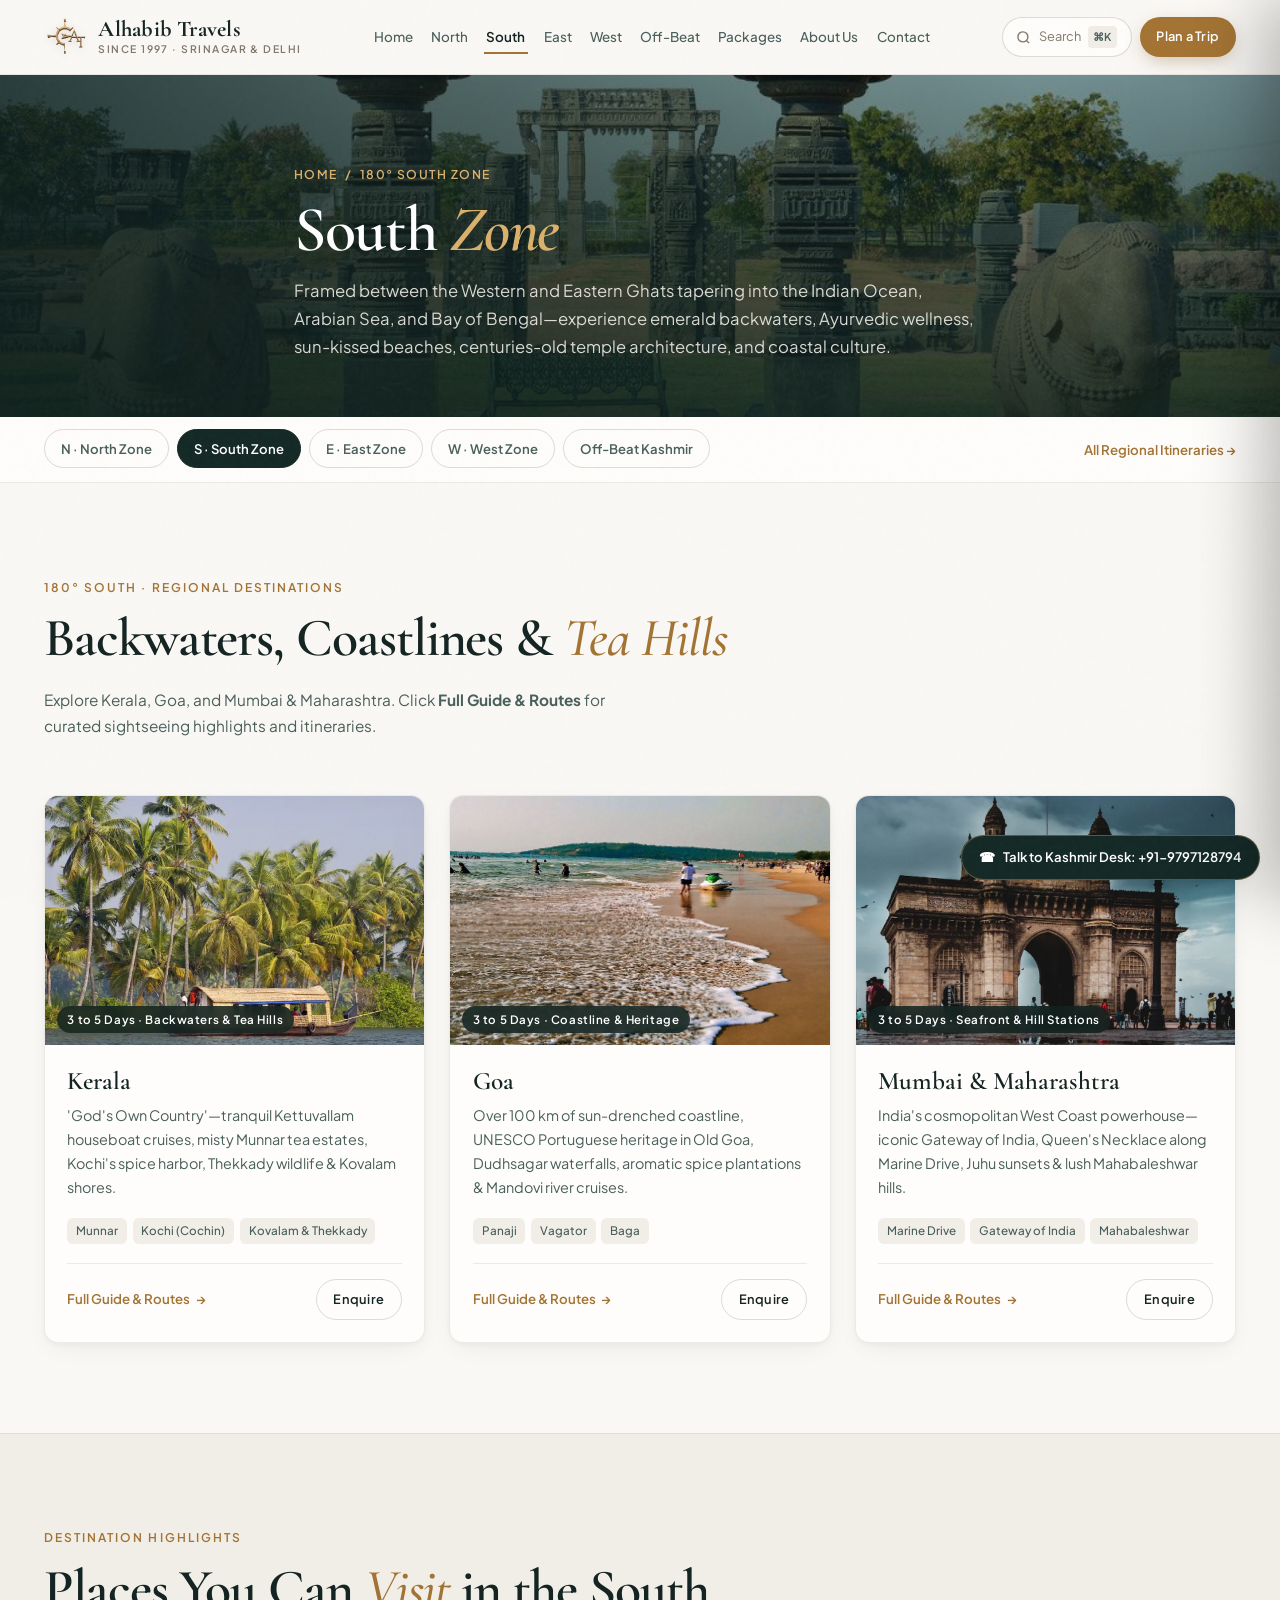
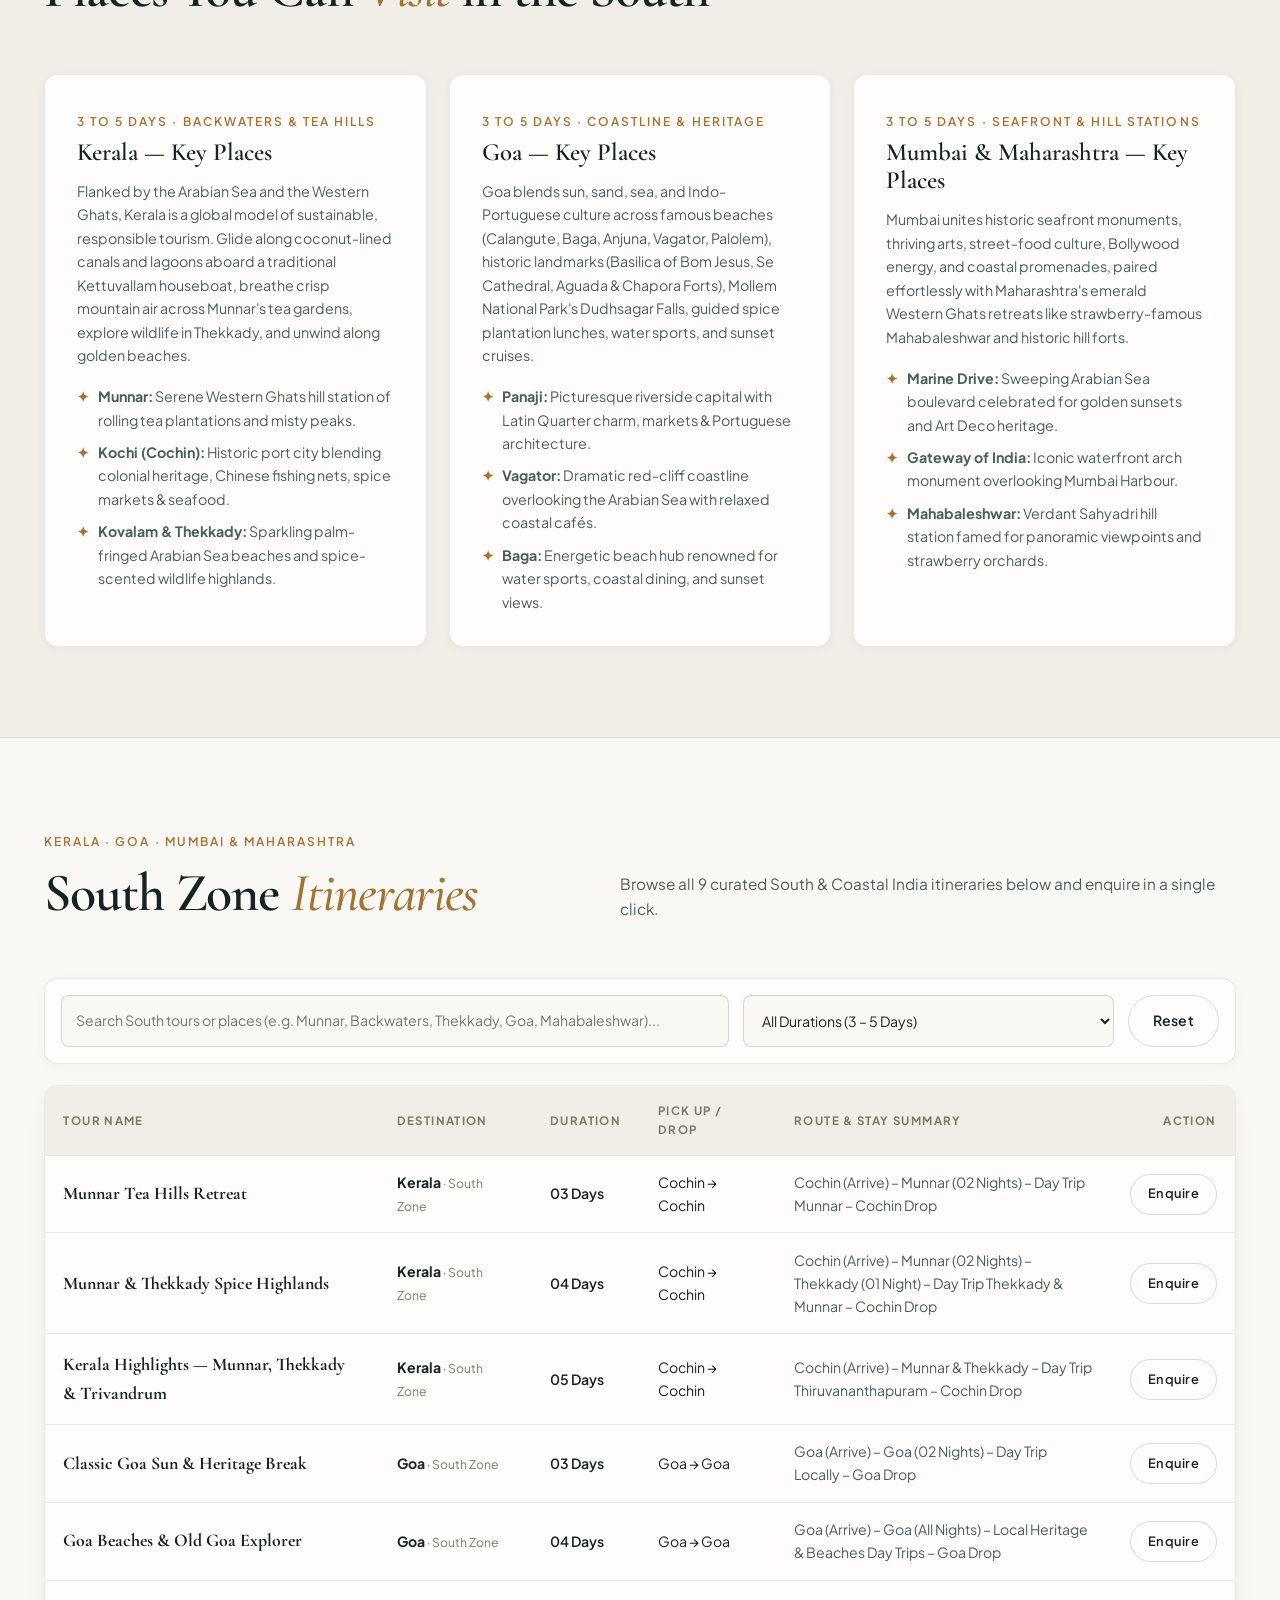
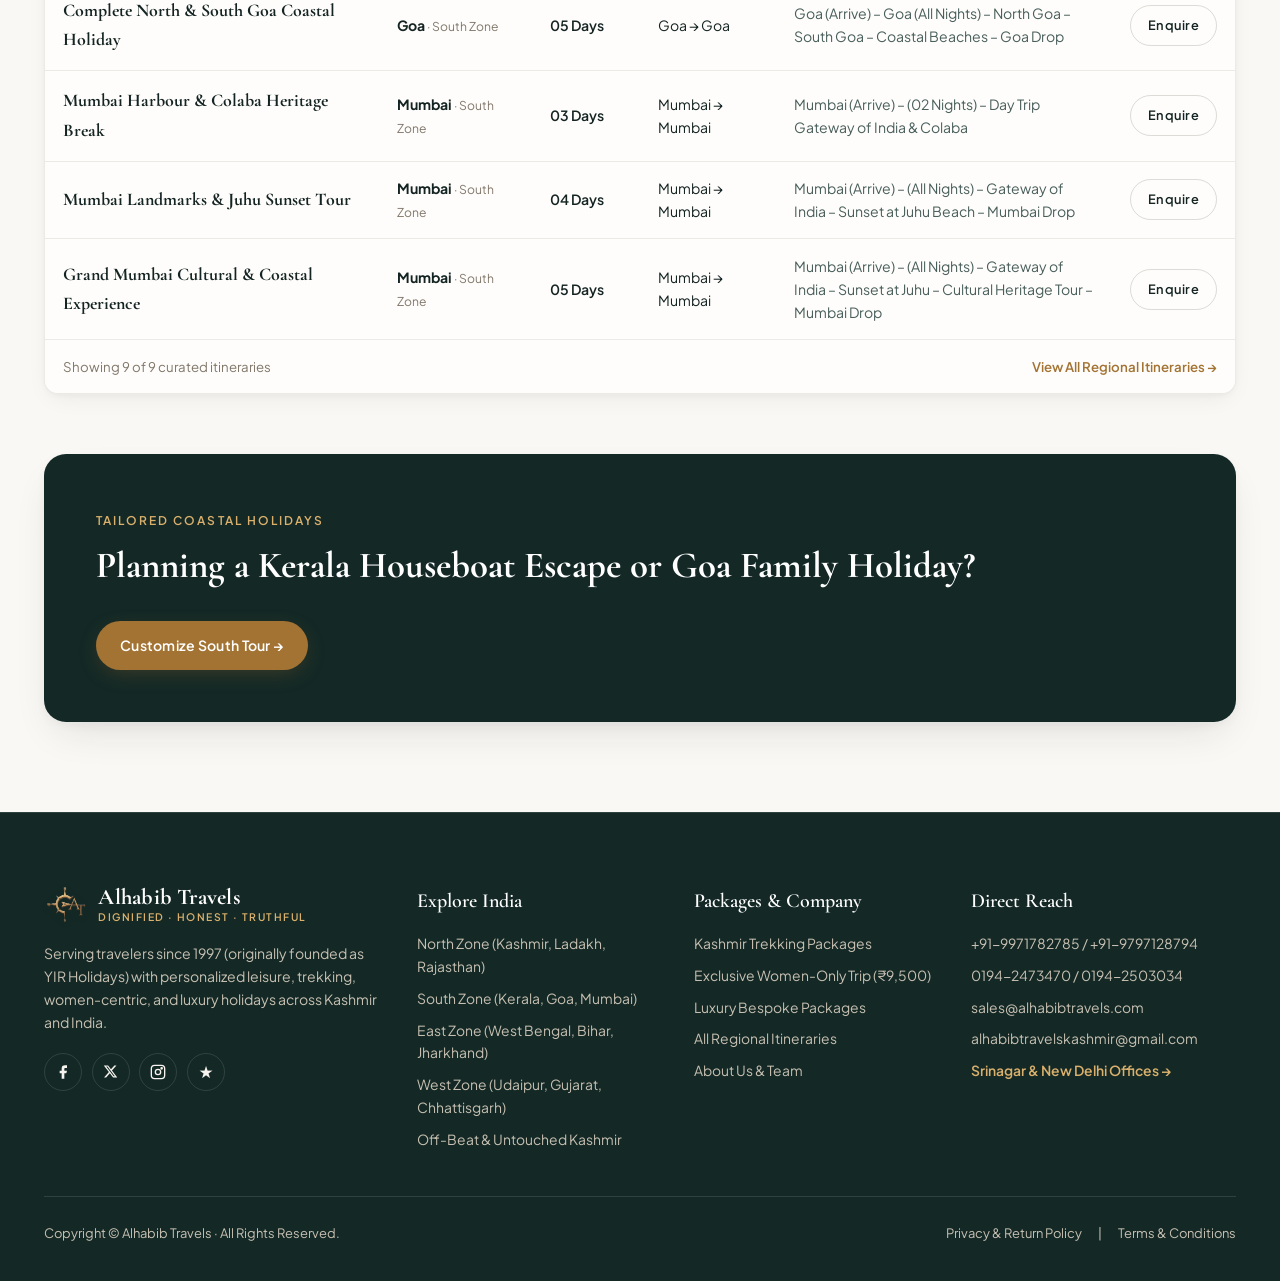
<file: south.html>
<!DOCTYPE html>
<html lang="en">
<head>
  <meta charset="UTF-8" />
  <meta name="viewport" content="width=device-width, initial-scale=1.0" />
  <title>South Zone Tours — Kerala, Goa &amp; Mumbai | Alhabib Travels</title>
  <meta
    name="description"
    content="Discover South &amp; Coastal India with Alhabib Travels: Kerala backwaters &amp; Munnar, Goa beaches &amp; heritage, and Mumbai &amp; Mahabaleshwar itineraries."
  />
  <link rel="icon" type="image/png" href="assets/images/favicon.png" />

  <link rel="preconnect" href="https://fonts.googleapis.com" />
  <link rel="preconnect" href="https://fonts.gstatic.com" crossorigin />
  <link
    href="https://fonts.googleapis.com/css2?family=Cormorant+Garamond:ital,wght@0,500;0,600;0,700;1,500;1,600&family=Plus+Jakarta+Sans:wght@400;500;600;700&display=swap"
    rel="stylesheet"
  />

  <link rel="stylesheet" href="css/styles.css" />
</head>
<body data-page="south">
  <div id="site-top-shell"></div>

  <main id="main-content">
    <!-- Page Hero -->
    <section class="page-hero">
      <div class="page-hero__media">
        <img
          src="assets/images/banner-south-warangal.jpg"
          alt="Historic Kakatiya Stone Gateway — South Zone India Tours"
          class="page-hero__img"
          style="object-position: center 45%;"
          fetchpriority="high"
        />
        <div class="page-hero__scrim"></div>
      </div>
      <div class="container page-hero__content">
        <div class="breadcrumb">
          <a href="index.html">Home</a>
          <span aria-hidden="true">/</span>
          <span>180° South Zone</span>
        </div>
        <h1 class="page-hero__title">South <em>Zone</em></h1>
        <p class="page-hero__lead">
          Framed between the Western and Eastern Ghats tapering into the Indian Ocean, Arabian Sea, and Bay of Bengal—experience emerald backwaters, Ayurvedic wellness, sun-kissed beaches, centuries-old temple architecture, and coastal culture.
        </p>
      </div>
    </section>

    <!-- Zone Sub-navigation -->
    <div id="zone-subnav-mount"></div>

    <!-- South Zone Destinations -->
    <section class="section">
      <div class="container">
        <div class="section-header">
          <div>
            <span class="eyebrow">180° South · Regional Destinations</span>
            <h2 class="section-title">Backwaters, Coastlines &amp; <em>Tea Hills</em></h2>
          </div>
          <p class="section-subtitle">
            Explore Kerala, Goa, and Mumbai &amp; Maharashtra. Click <strong>Full Guide &amp; Routes</strong> for curated sightseeing highlights and itineraries.
          </p>
        </div>

        <div class="destination-grid" id="destination-grid" data-zone-key="south"></div>
      </div>
    </section>

    <!-- Detailed Places You Can Visit -->
    <section class="section section--sand">
      <div class="container">
        <div class="section-header">
          <div>
            <span class="eyebrow">Destination Highlights</span>
            <h2 class="section-title">Places You Can <em>Visit</em> in the South</h2>
          </div>
        </div>

        <div class="info-grid-3" id="zone-places-breakdown" data-zone-key="south"></div>
      </div>
    </section>

    <!-- South Zone Regional Itineraries -->
    <section class="section" id="zone-tours">
      <div class="container">
        <div class="section-header">
          <div>
            <span class="eyebrow">Kerala · Goa · Mumbai &amp; Maharashtra</span>
            <h2 class="section-title">South Zone <em>Itineraries</em></h2>
          </div>
          <p class="section-subtitle">
            Browse all 9 curated South &amp; Coastal India itineraries below and enquire in a single click.
          </p>
        </div>

        <div class="itinerary-controls itinerary-controls--3col">
          <input
            type="search"
            id="tour-search-input"
            class="control-input"
            placeholder="Search South tours or places (e.g. Munnar, Backwaters, Thekkady, Goa, Mahabaleshwar)..."
            aria-label="Search South Zone itineraries"
          />
          <select id="tour-days-select" class="control-select" aria-label="Filter by Number of Days">
            <option value="all">All Durations (3 – 5 Days)</option>
            <option value="3-4">03 – 04 Days</option>
            <option value="5">05 Days</option>
          </select>
          <button type="button" class="btn btn--outline" id="tour-reset-btn">Reset</button>
        </div>

        <div class="tour-table-wrap">
          <table class="tour-table">
            <thead>
              <tr>
                <th>Tour Name</th>
                <th>Destination</th>
                <th>Duration</th>
                <th>Pick Up / Drop</th>
                <th>Route &amp; Stay Summary</th>
                <th style="text-align:right;">Action</th>
              </tr>
            </thead>
            <tbody id="tour-table-body" data-fixed-zone="South"></tbody>
          </table>
          <div class="tour-table__pagination">
            <span id="tour-count-text"></span>
            <a href="packages.html#itineraries" class="link-action">View All Regional Itineraries →</a>
          </div>
        </div>

        <div class="cta-banner" style="margin-top:clamp(2.5rem, 5vw, 3.75rem);">
          <div>
            <span class="eyebrow" style="color:var(--accent-gold-light); margin-bottom:0.35rem;">Tailored Coastal Holidays</span>
            <h3 style="font-family:var(--font-display); font-size:clamp(1.7rem, 3vw, 2.3rem); color:#fff;">
              Planning a Kerala Houseboat Escape or Goa Family Holiday?
            </h3>
          </div>
          <button type="button" class="btn btn--primary" data-enquire-item="Custom South Zone Holiday (Kerala / Goa / Mumbai)">
            Customize South Tour →
          </button>
        </div>
      </div>
    </section>
  </main>

  <div id="site-bottom-shell"></div>

  <script src="js/data.js"></script>
  <script src="js/layout.js"></script>
  <script src="js/app.js"></script>
</body>
</html>
</file>
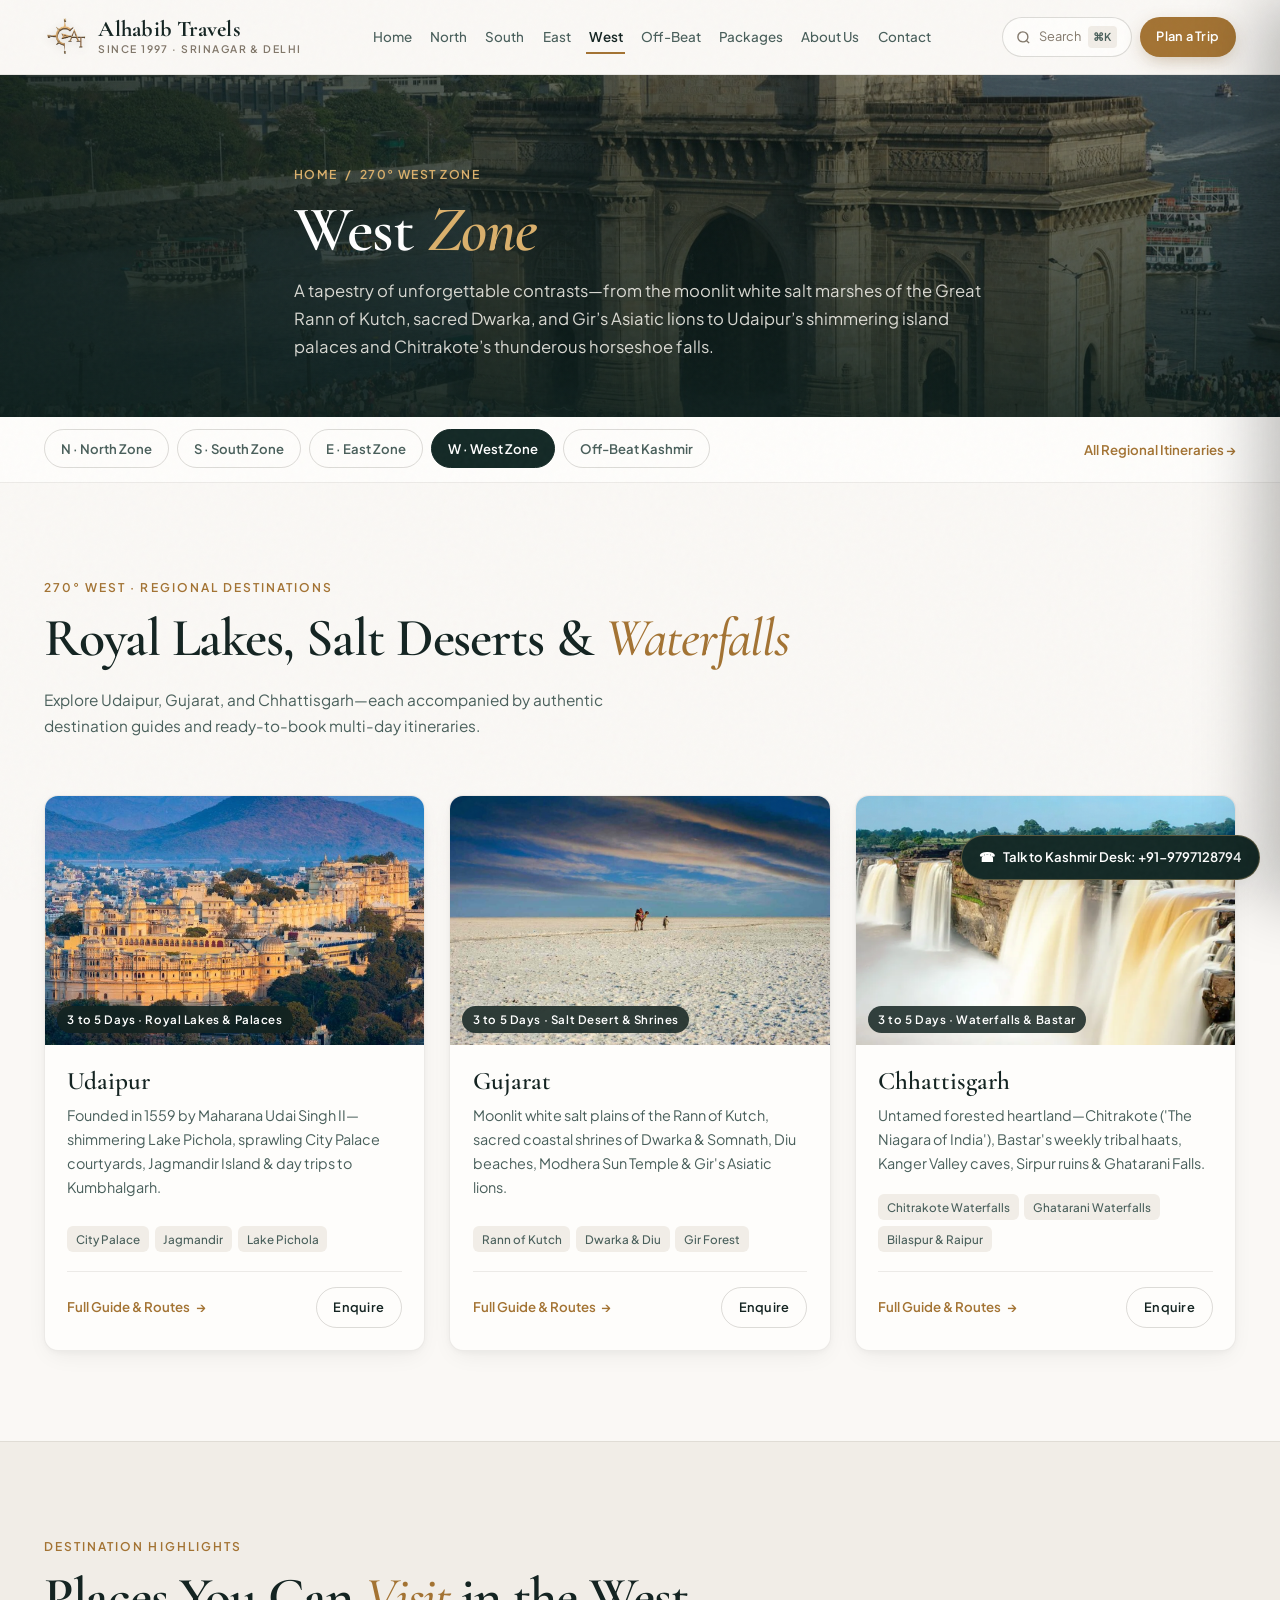
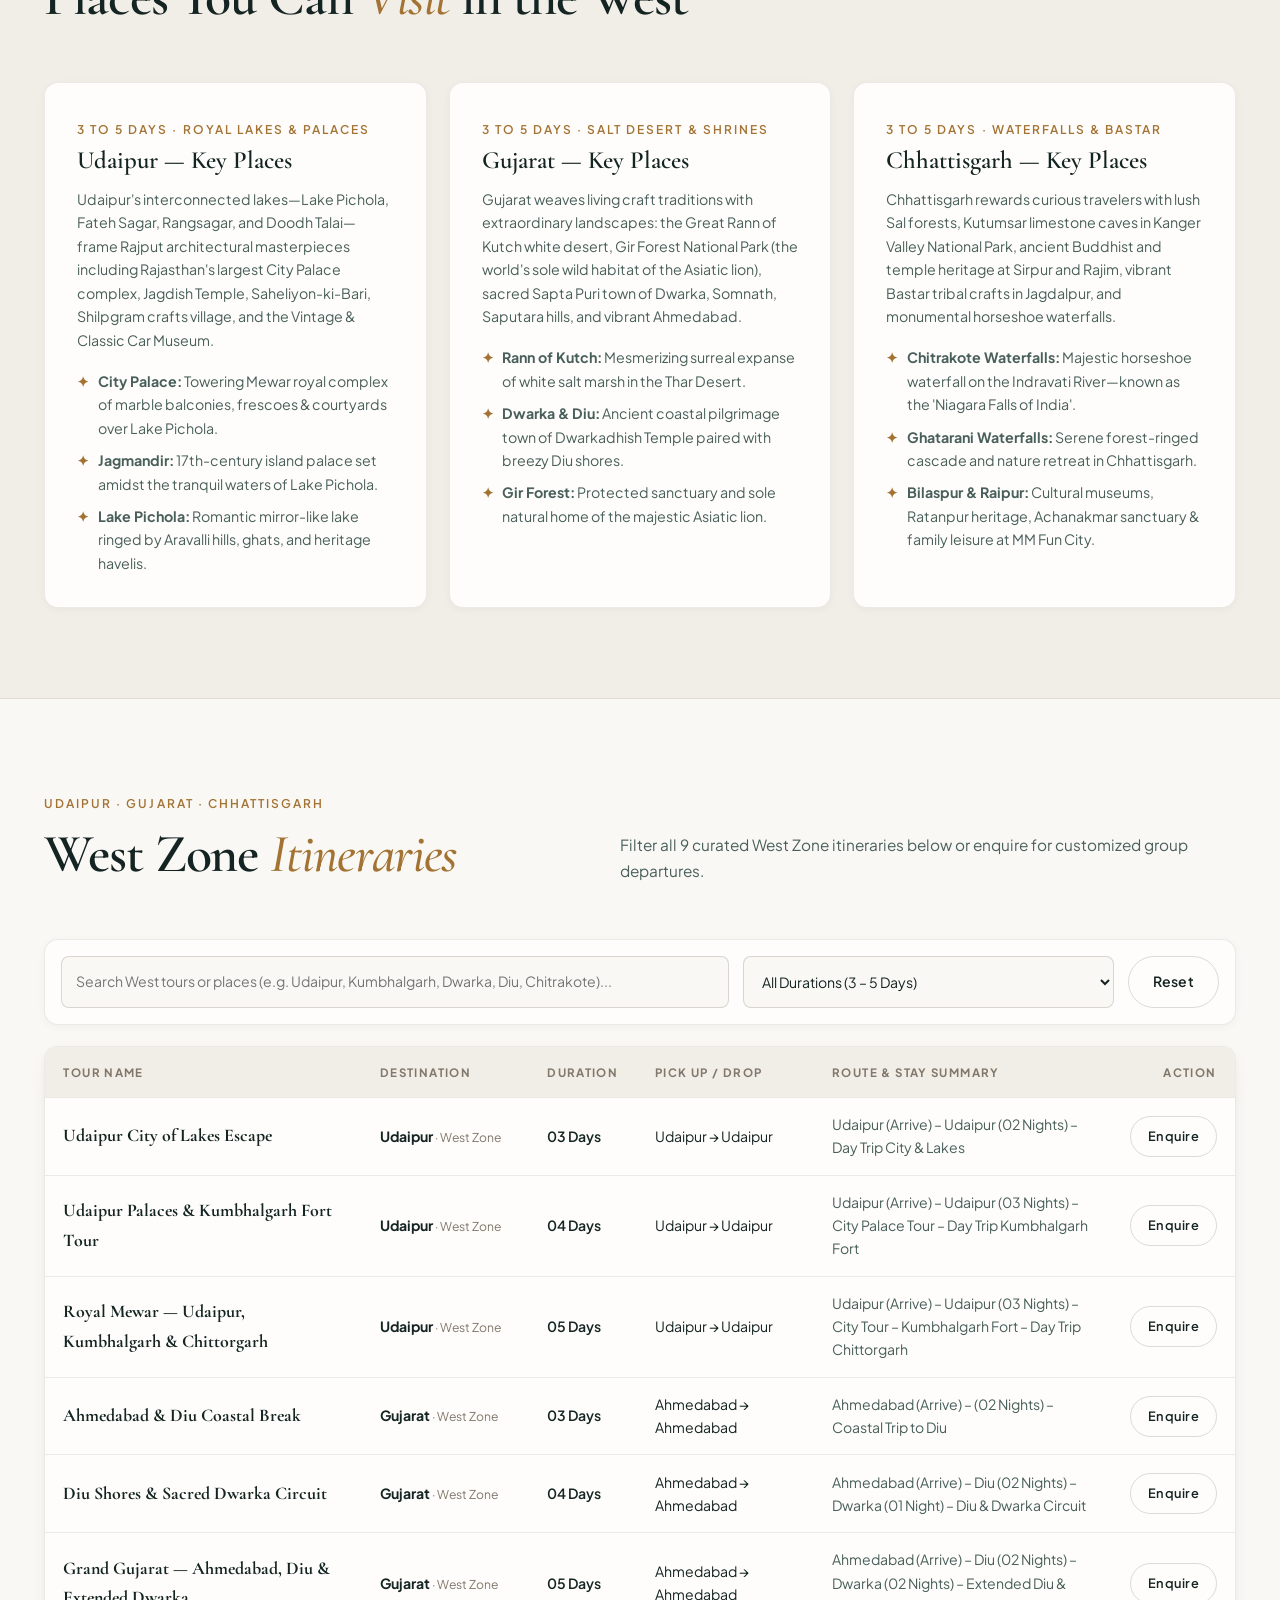
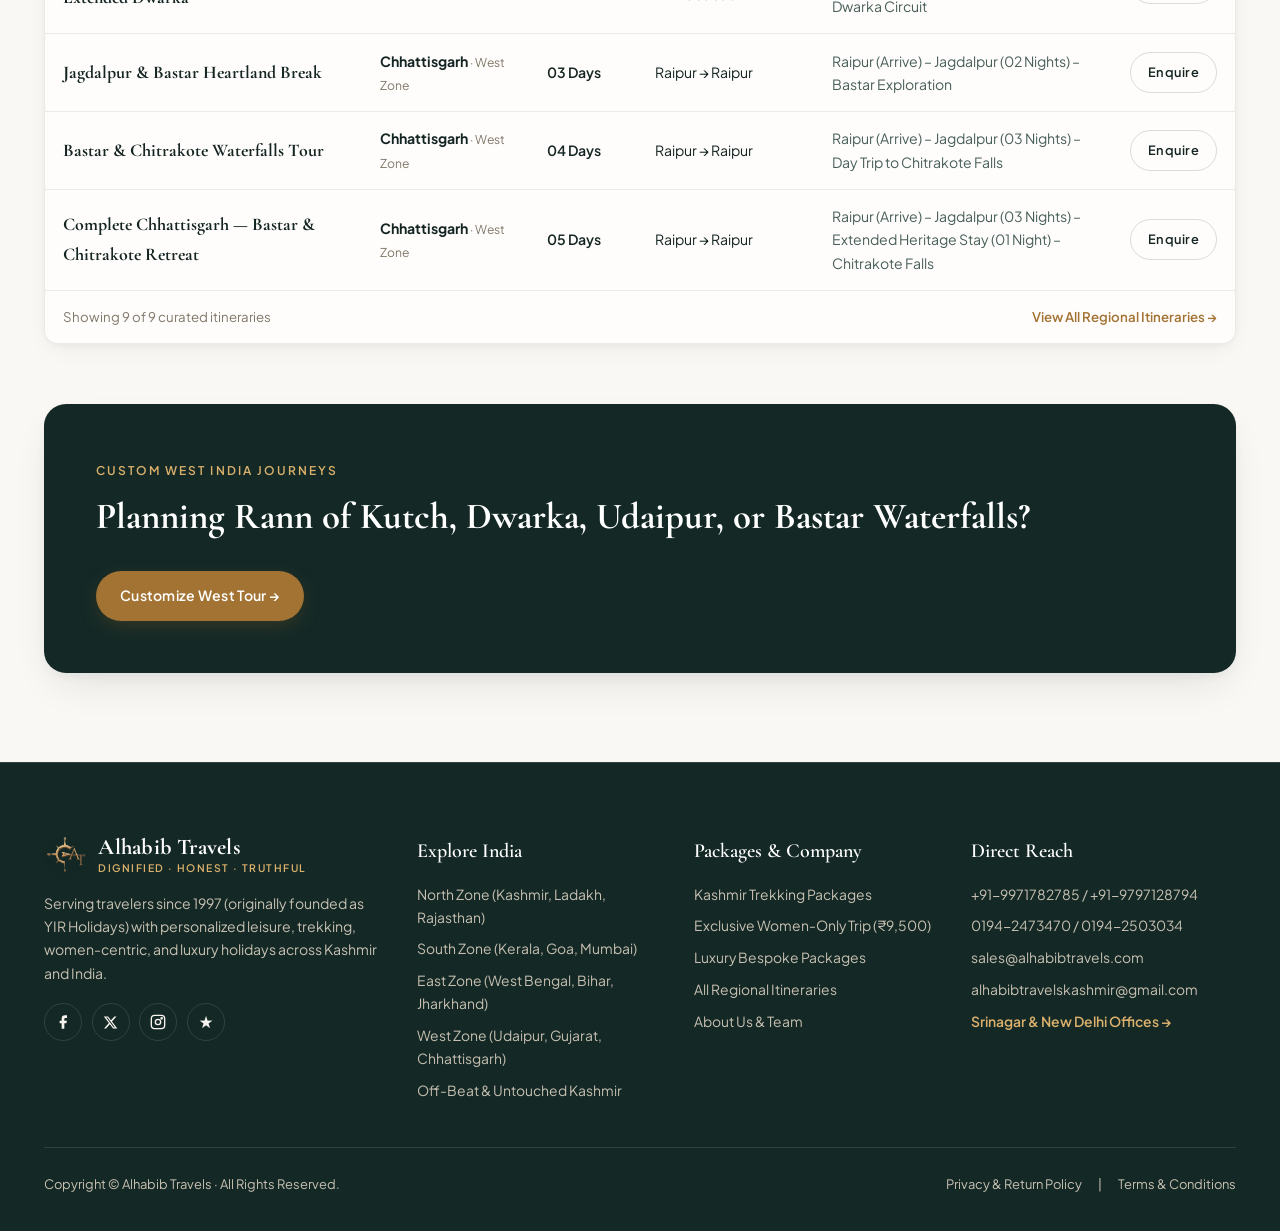
<file: west.html>
<!DOCTYPE html>
<html lang="en">
<head>
  <meta charset="UTF-8" />
  <meta name="viewport" content="width=device-width, initial-scale=1.0" />
  <title>West Zone Tours — Udaipur, Gujarat &amp; Chhattisgarh | Alhabib Travels</title>
  <meta
    name="description"
    content="Explore West &amp; Central India with Alhabib Travels: Udaipur island palaces, Gujarat Rann of Kutch, Diu &amp; Dwarka, and Chhattisgarh waterfalls."
  />
  <link rel="icon" type="image/png" href="assets/images/favicon.png" />

  <link rel="preconnect" href="https://fonts.googleapis.com" />
  <link rel="preconnect" href="https://fonts.gstatic.com" crossorigin />
  <link
    href="https://fonts.googleapis.com/css2?family=Cormorant+Garamond:ital,wght@0,500;0,600;0,700;1,500;1,600&family=Plus+Jakarta+Sans:wght@400;500;600;700&display=swap"
    rel="stylesheet"
  />

  <link rel="stylesheet" href="css/styles.css" />
</head>
<body data-page="west">
  <div id="site-top-shell"></div>

  <main id="main-content">
    <!-- Page Hero -->
    <section class="page-hero">
      <div class="page-hero__media">
        <img
          src="assets/images/banner-west-gateway.jpg"
          alt="Gateway of India overlooking the Arabian Sea — West Zone India Tours"
          class="page-hero__img"
          style="object-position: center 44%;"
          fetchpriority="high"
        />
        <div class="page-hero__scrim"></div>
      </div>
      <div class="container page-hero__content">
        <div class="breadcrumb">
          <a href="index.html">Home</a>
          <span aria-hidden="true">/</span>
          <span>270° West Zone</span>
        </div>
        <h1 class="page-hero__title">West <em>Zone</em></h1>
        <p class="page-hero__lead">
          A tapestry of unforgettable contrasts—from the moonlit white salt marshes of the Great Rann of Kutch, sacred Dwarka, and Gir’s Asiatic lions to Udaipur’s shimmering island palaces and Chitrakote’s thunderous horseshoe falls.
        </p>
      </div>
    </section>

    <!-- Zone Sub-navigation -->
    <div id="zone-subnav-mount"></div>

    <!-- West Zone Destinations -->
    <section class="section">
      <div class="container">
        <div class="section-header">
          <div>
            <span class="eyebrow">270° West · Regional Destinations</span>
            <h2 class="section-title">Royal Lakes, Salt Deserts &amp; <em>Waterfalls</em></h2>
          </div>
          <p class="section-subtitle">
            Explore Udaipur, Gujarat, and Chhattisgarh—each accompanied by authentic destination guides and ready-to-book multi-day itineraries.
          </p>
        </div>

        <div class="destination-grid" id="destination-grid" data-zone-key="west"></div>
      </div>
    </section>

    <!-- Detailed Places You Can Visit -->
    <section class="section section--sand">
      <div class="container">
        <div class="section-header">
          <div>
            <span class="eyebrow">Destination Highlights</span>
            <h2 class="section-title">Places You Can <em>Visit</em> in the West</h2>
          </div>
        </div>

        <div class="info-grid-3" id="zone-places-breakdown" data-zone-key="west"></div>
      </div>
    </section>

    <!-- West Zone Regional Itineraries -->
    <section class="section" id="zone-tours">
      <div class="container">
        <div class="section-header">
          <div>
            <span class="eyebrow">Udaipur · Gujarat · Chhattisgarh</span>
            <h2 class="section-title">West Zone <em>Itineraries</em></h2>
          </div>
          <p class="section-subtitle">
            Filter all 9 curated West Zone itineraries below or enquire for customized group departures.
          </p>
        </div>

        <div class="itinerary-controls itinerary-controls--3col">
          <input
            type="search"
            id="tour-search-input"
            class="control-input"
            placeholder="Search West tours or places (e.g. Udaipur, Kumbhalgarh, Dwarka, Diu, Chitrakote)..."
            aria-label="Search West Zone itineraries"
          />
          <select id="tour-days-select" class="control-select" aria-label="Filter by Number of Days">
            <option value="all">All Durations (3 – 5 Days)</option>
            <option value="3-4">03 – 04 Days</option>
            <option value="5">05 Days</option>
          </select>
          <button type="button" class="btn btn--outline" id="tour-reset-btn">Reset</button>
        </div>

        <div class="tour-table-wrap">
          <table class="tour-table">
            <thead>
              <tr>
                <th>Tour Name</th>
                <th>Destination</th>
                <th>Duration</th>
                <th>Pick Up / Drop</th>
                <th>Route &amp; Stay Summary</th>
                <th style="text-align:right;">Action</th>
              </tr>
            </thead>
            <tbody id="tour-table-body" data-fixed-zone="West"></tbody>
          </table>
          <div class="tour-table__pagination">
            <span id="tour-count-text"></span>
            <a href="packages.html#itineraries" class="link-action">View All Regional Itineraries →</a>
          </div>
        </div>

        <div class="cta-banner" style="margin-top:clamp(2.5rem, 5vw, 3.75rem);">
          <div>
            <span class="eyebrow" style="color:var(--accent-gold-light); margin-bottom:0.35rem;">Custom West India Journeys</span>
            <h3 style="font-family:var(--font-display); font-size:clamp(1.7rem, 3vw, 2.3rem); color:#fff;">
              Planning Rann of Kutch, Dwarka, Udaipur, or Bastar Waterfalls?
            </h3>
          </div>
          <button type="button" class="btn btn--primary" data-enquire-item="Custom West Zone Holiday (Udaipur / Gujarat / Chhattisgarh)">
            Customize West Tour →
          </button>
        </div>
      </div>
    </section>
  </main>

  <div id="site-bottom-shell"></div>

  <script src="js/data.js"></script>
  <script src="js/layout.js"></script>
  <script src="js/app.js"></script>
</body>
</html>
</file>
<file: styles.css>
/* ==========================================================================
   Alhabib Travels — Editorial Luxury Multi-Page & Fully Responsive System
   Pure Vanilla CSS · Desktop, Tablet & Mobile (320px – 1920px+)
   ========================================================================== */

:root {
  /* Color Palette — HSL Curated Tokens */
  --bg-canvas: hsl(38, 33%, 97%);
  --bg-sand: hsl(36, 26%, 92.5%);
  --bg-sand-deep: hsl(35, 22%, 87%);
  --bg-card: hsl(40, 42%, 99%);

  --bg-cedar: hsl(172, 35%, 12%);
  --bg-cedar-soft: hsl(172, 29%, 16.5%);
  --bg-cedar-card: hsl(172, 26%, 19.5%);

  --text-primary: hsl(172, 28%, 11%);
  --text-secondary: hsl(170, 13%, 33%);
  --text-muted: hsl(34, 10%, 46%);
  --text-on-dark: hsl(38, 35%, 95%);
  --text-on-dark-muted: hsl(38, 16%, 74%);

  --accent-walnut: hsl(34, 52%, 42%);
  --accent-walnut-hover: hsl(34, 58%, 34%);
  --accent-gold-light: hsl(37, 60%, 64%);
  --accent-gold-subtle: hsla(34, 52%, 42%, 0.11);
  --accent-terracotta: hsl(16, 56%, 43%);
  --accent-pine: hsl(168, 42%, 26%);

  --border-subtle: hsla(34, 24%, 18%, 0.09);
  --border-strong: hsla(34, 24%, 18%, 0.17);
  --border-on-dark: hsla(38, 35%, 90%, 0.13);

  /* Typography */
  --font-display: 'Cormorant Garamond', Georgia, 'Times New Roman', serif;
  --font-sans: 'Plus Jakarta Sans', -apple-system, BlinkMacSystemFont, 'Segoe UI', sans-serif;

  /* Spacing & Layout */
  --container-max: 1280px;
  --container-pad: clamp(1rem, 4vw, 2.75rem);
  --section-py: clamp(3.25rem, 7vw, 6.5rem);

  /* Radii & Shadows */
  --radius-sm: 8px;
  --radius-md: 14px;
  --radius-lg: 22px;
  --radius-pill: 999px;

  --shadow-xs: 0 2px 8px hsla(172, 30%, 10%, 0.04);
  --shadow-sm: 0 8px 24px -6px hsla(172, 30%, 10%, 0.07), 0 2px 6px -1px hsla(172, 30%, 10%, 0.04);
  --shadow-md: 0 18px 42px -12px hsla(172, 30%, 10%, 0.12), 0 4px 12px -2px hsla(172, 30%, 10%, 0.05);
  --shadow-lg: 0 28px 64px -16px hsla(172, 35%, 8%, 0.22);

  /* Motion */
  --ease-out: cubic-bezier(0.22, 1, 0.36, 1);
  --transition-fast: 180ms var(--ease-out);
  --transition-med: 340ms var(--ease-out);
}

/* Reset & Fluid Box Model */
*,
*::before,
*::after {
  box-sizing: border-box;
  margin: 0;
  padding: 0;
}

/* Prevent CSS Grid / Flex children from blowing out mobile viewport width */
* {
  min-width: 0;
}

html {
  scroll-behavior: smooth;
  font-size: 16px;
  -webkit-text-size-adjust: 100%;
  overflow-x: clip;
}

body {
  font-family: var(--font-sans);
  background-color: var(--bg-canvas);
  color: var(--text-primary);
  line-height: 1.65;
  overflow-x: clip;
  -webkit-font-smoothing: antialiased;
  position: relative;
  min-height: 100vh;
  display: flex;
  flex-direction: column;
}

main {
  flex: 1;
}

/* Subtle tactile paper grain */
body::before {
  content: "";
  position: fixed;
  inset: 0;
  pointer-events: none;
  z-index: 9999;
  opacity: 0.024;
  background-image: url("data:image/svg+xml,%3Csvg viewBox='0 0 200 200' xmlns='http://www.w3.org/2000/svg'%3E%3Cfilter id='n'%3E%3CfeTurbulence type='fractalNoise' baseFrequency='0.85' numOctaves='3' stitchTiles='stitch'/%3E%3C/filter%3E%3Crect width='100%25' height='100%25' filter='url(%23n)'/%3E%3C/svg%3E");
}

img {
  max-width: 100%;
  height: auto;
  display: block;
}

a {
  color: inherit;
  text-decoration: none;
}

button,
input,
select,
textarea {
  font: inherit;
  color: inherit;
}

button {
  cursor: pointer;
  border: none;
  background: none;
}

ul {
  list-style: none;
}

:focus-visible {
  outline: 2px solid var(--accent-walnut);
  outline-offset: 3px;
}

.skip-link {
  position: absolute;
  top: -100px;
  left: 1rem;
  background: var(--bg-cedar);
  color: var(--text-on-dark);
  padding: 0.75rem 1.25rem;
  border-radius: var(--radius-sm);
  z-index: 10000;
  transition: top var(--transition-fast);
}

.skip-link:focus {
  top: 1rem;
}

/* Layout Utilities */
.container {
  width: 100%;
  max-width: var(--container-max);
  margin-inline: auto;
  padding-inline: var(--container-pad);
}

.section {
  padding-block: var(--section-py);
}

.section--sand {
  background-color: var(--bg-sand);
  border-top: 1px solid var(--border-subtle);
  border-bottom: 1px solid var(--border-subtle);
}

.section--cedar {
  background-color: var(--bg-cedar);
  color: var(--text-on-dark);
  position: relative;
}

/* Editorial Section Headers */
.eyebrow {
  display: inline-block;
  font-size: 0.75rem;
  font-weight: 600;
  letter-spacing: 0.17em;
  text-transform: uppercase;
  color: var(--accent-walnut);
  margin-bottom: 0.75rem;
}

.section--cedar .eyebrow {
  color: var(--accent-gold-light);
}

.section-header {
  display: flex;
  flex-wrap: wrap;
  justify-content: space-between;
  align-items: flex-end;
  gap: 1.25rem;
  margin-bottom: clamp(2rem, 4.5vw, 3.5rem);
}

.section-header--center {
  flex-direction: column;
  align-items: center;
  text-align: center;
  max-width: 720px;
  margin-inline: auto;
}

.section-title {
  font-family: var(--font-display);
  font-size: clamp(2rem, 4.2vw, 3.4rem);
  font-weight: 600;
  line-height: 1.08;
  letter-spacing: -0.02em;
}

.section-title em {
  font-style: italic;
  font-weight: 500;
  color: var(--accent-walnut);
}

.section--cedar .section-title em {
  color: var(--accent-gold-light);
}

.section-subtitle {
  max-width: 56ch;
  color: var(--text-secondary);
  font-size: clamp(0.94rem, 1.2vw, 1.02rem);
  line-height: 1.68;
}

.section--cedar .section-subtitle {
  color: var(--text-on-dark-muted);
}

/* Buttons */
.btn {
  display: inline-flex;
  align-items: center;
  justify-content: center;
  gap: 0.5rem;
  padding: 0.82rem 1.5rem;
  border-radius: var(--radius-pill);
  font-size: 0.88rem;
  font-weight: 600;
  letter-spacing: 0.02em;
  transition:
    transform var(--transition-fast),
    background-color var(--transition-fast),
    box-shadow var(--transition-fast),
    border-color var(--transition-fast),
    color var(--transition-fast);
  white-space: nowrap;
  text-align: center;
}

.btn svg {
  width: 16px;
  height: 16px;
  flex-shrink: 0;
  transition: transform var(--transition-fast);
}

.btn:hover svg.arrow-icon {
  transform: translateX(3px);
}

.btn--primary {
  background-color: var(--accent-walnut);
  color: #fff;
  box-shadow: 0 6px 20px -4px hsla(34, 52%, 32%, 0.4);
}

.btn--primary:hover {
  background-color: var(--accent-walnut-hover);
  transform: translateY(-1px);
}

.btn--cedar {
  background-color: var(--bg-cedar);
  color: var(--text-on-dark);
}

.btn--cedar:hover {
  background-color: var(--bg-cedar-soft);
  transform: translateY(-1px);
}

.btn--outline {
  border: 1px solid var(--border-strong);
  background-color: transparent;
  color: var(--text-primary);
}

.btn--outline:hover {
  border-color: var(--accent-walnut);
  color: var(--accent-walnut);
  background-color: var(--accent-gold-subtle);
}

.btn--outline-light {
  border: 1px solid hsla(38, 35%, 95%, 0.32);
  background-color: hsla(172, 35%, 10%, 0.35);
  backdrop-filter: blur(8px);
  color: var(--text-on-dark);
}

.btn--outline-light:hover {
  background-color: hsla(38, 35%, 95%, 0.14);
  border-color: var(--accent-gold-light);
}

.btn--sm {
  padding: 0.56rem 1.05rem;
  font-size: 0.8rem;
}

/* ==========================================================================
   Sticky Responsive Header
   ========================================================================== */

.site-header {
  position: sticky;
  top: 0;
  z-index: 900;
  background-color: hsla(38, 33%, 97%, 0.92);
  backdrop-filter: blur(14px);
  -webkit-backdrop-filter: blur(14px);
  border-bottom: 1px solid var(--border-subtle);
  transition: box-shadow var(--transition-med), background-color var(--transition-med);
}

.site-header.is-scrolled {
  background-color: hsla(38, 33%, 97%, 0.98);
  box-shadow: var(--shadow-sm);
}

.site-header__inner {
  display: flex;
  align-items: center;
  justify-content: space-between;
  height: 74px;
  gap: 0.85rem;
}

.brand {
  display: inline-flex;
  align-items: center;
  gap: 0.65rem;
  flex-shrink: 0;
}

.brand__logo {
  width: 44px;
  height: 40px;
  object-fit: contain;
  flex-shrink: 0;
  filter: drop-shadow(0 2px 4px rgba(0, 0, 0, 0.12));
}

.brand__text {
  display: flex;
  flex-direction: column;
}

.brand__name {
  font-family: var(--font-display);
  font-size: 1.4rem;
  font-weight: 700;
  letter-spacing: 0.01em;
  line-height: 1.05;
  color: var(--text-primary);
  white-space: nowrap;
}

.brand__tag {
  font-size: 0.65rem;
  letter-spacing: 0.14em;
  text-transform: uppercase;
  color: var(--text-muted);
  font-weight: 600;
  white-space: nowrap;
}

.primary-nav {
  display: flex;
  align-items: center;
  gap: clamp(0.55rem, 1.05vw, 1.15rem);
}

.primary-nav__link {
  font-size: 0.84rem;
  font-weight: 500;
  color: var(--text-secondary);
  position: relative;
  padding: 0.35rem 0.15rem;
  white-space: nowrap;
  transition: color var(--transition-fast);
}

.primary-nav__link::after {
  content: "";
  position: absolute;
  left: 0;
  bottom: 0;
  width: 100%;
  height: 2px;
  background-color: var(--accent-walnut);
  transform: scaleX(0);
  transform-origin: right;
  transition: transform var(--transition-med);
}

.primary-nav__link:hover,
.primary-nav__link.is-active {
  color: var(--text-primary);
  font-weight: 600;
}

.primary-nav__link:hover::after,
.primary-nav__link.is-active::after {
  transform: scaleX(1);
  transform-origin: left;
}

.header-actions {
  display: flex;
  align-items: center;
  gap: 0.5rem;
  flex-shrink: 0;
}

.search-trigger {
  display: inline-flex;
  align-items: center;
  justify-content: center;
  gap: 0.45rem;
  padding: 0.5rem 0.85rem;
  border-radius: var(--radius-pill);
  border: 1px solid var(--border-strong);
  background-color: var(--bg-card);
  font-size: 0.8rem;
  color: var(--text-muted);
  transition: border-color var(--transition-fast), color var(--transition-fast);
}

.search-trigger:hover {
  border-color: var(--accent-walnut);
  color: var(--text-primary);
}

.search-trigger kbd {
  font-family: var(--font-sans);
  font-size: 0.68rem;
  font-weight: 600;
  padding: 0.1rem 0.35rem;
  border-radius: 4px;
  background: var(--bg-sand);
  color: var(--text-secondary);
}

.mobile-menu-btn {
  display: none;
  width: 42px;
  height: 42px;
  border-radius: var(--radius-sm);
  border: 1px solid var(--border-strong);
  background: var(--bg-card);
  align-items: center;
  justify-content: center;
  color: var(--text-primary);
  flex-shrink: 0;
}

/* ==========================================================================
   Subpage Hero Banner & Zone Switcher Strip
   ========================================================================== */
.page-hero {
  position: relative;
  min-height: clamp(290px, 38vh, 420px);
  display: flex;
  align-items: flex-end;
  padding-top: 4rem;
  padding-bottom: clamp(2.25rem, 4.5vw, 3.5rem);
  background-color: var(--bg-cedar);
  color: var(--text-on-dark);
  overflow: hidden;
}

.page-hero__media {
  position: absolute;
  inset: 0;
  z-index: 0;
}

.page-hero__img {
  width: 100%;
  height: 100%;
  object-fit: cover;
}

.page-hero__scrim {
  position: absolute;
  inset: 0;
  background:
    linear-gradient(180deg, hsla(172, 38%, 8%, 0.45) 0%, hsla(172, 38%, 9%, 0.88) 100%),
    linear-gradient(90deg, hsla(172, 38%, 8%, 0.72) 0%, transparent 80%);
}

.page-hero__content {
  position: relative;
  z-index: 2;
  max-width: 780px;
}

.breadcrumb {
  display: inline-flex;
  align-items: center;
  flex-wrap: wrap;
  gap: 0.45rem;
  font-size: 0.76rem;
  font-weight: 600;
  letter-spacing: 0.12em;
  text-transform: uppercase;
  color: var(--accent-gold-light);
  margin-bottom: 0.8rem;
}

.breadcrumb a:hover {
  text-decoration: underline;
}

.page-hero__title {
  font-family: var(--font-display);
  font-size: clamp(2.35rem, 5vw, 4rem);
  font-weight: 600;
  line-height: 1.05;
  letter-spacing: -0.02em;
  color: #fff;
  margin-bottom: 0.85rem;
}

.page-hero__title em {
  font-style: italic;
  color: var(--accent-gold-light);
}

.page-hero__lead {
  font-size: clamp(0.95rem, 1.3vw, 1.08rem);
  color: hsla(38, 30%, 94%, 0.88);
  max-width: 62ch;
  line-height: 1.68;
}

/* Zone Sub-navigation Bar on Zone Pages */
.zone-subnav {
  background: var(--bg-card);
  border-bottom: 1px solid var(--border-subtle);
  padding-block: 0.75rem;
}

.zone-subnav__inner {
  display: flex;
  align-items: center;
  justify-content: space-between;
  gap: 0.75rem;
  flex-wrap: wrap;
}

.zone-pill-row {
  display: flex;
  align-items: center;
  gap: 0.5rem;
  overflow-x: auto;
  scrollbar-width: none;
  max-width: 100%;
  padding-bottom: 2px;
}

.zone-pill-row::-webkit-scrollbar {
  display: none;
}

.zone-pill-link {
  display: inline-flex;
  align-items: center;
  gap: 0.45rem;
  padding: 0.48rem 1rem;
  border-radius: var(--radius-pill);
  border: 1px solid var(--border-strong);
  font-size: 0.82rem;
  font-weight: 600;
  white-space: nowrap;
  color: var(--text-secondary);
  transition: all var(--transition-fast);
}

.zone-pill-link:hover {
  border-color: var(--accent-walnut);
  color: var(--text-primary);
}

.zone-pill-link.is-active {
  background: var(--bg-cedar);
  border-color: var(--bg-cedar);
  color: #fff;
}

/* ==========================================================================
   Opening N / S / E / W Staggered Cardinal Gateway (Home Page)
   Identical Staggered Geometry Across Desktop, Tablet & Mobile (Fluid Scale)
   ========================================================================== */
.cardinal-gateway {
  position: relative;
  padding-top: clamp(0.95rem, 2.1vw, 1.8rem);
  padding-bottom: clamp(1.2rem, 2.6vw, 2.3rem);
  background:
    radial-gradient(ellipse 90% 65% at 50% 0%, hsla(38, 48%, 94%, 0.92), transparent 72%),
    linear-gradient(180deg, #faf7f1 0%, var(--bg-canvas) 100%);
  border-bottom: 1px solid var(--border-subtle);
  overflow: hidden;
}

.cardinal-gateway__watermark {
  position: absolute;
  top: clamp(-30px, -2vw, -12px);
  right: clamp(-36px, 2vw, 24px);
  width: clamp(140px, 22vw, 290px);
  height: clamp(140px, 22vw, 290px);
  color: var(--accent-walnut);
  opacity: 0.06;
  pointer-events: none;
  z-index: 0;
}

.cardinal-gateway__header {
  position: relative;
  z-index: 1;
  display: flex;
  justify-content: space-between;
  align-items: flex-end;
  gap: clamp(0.5rem, 1.5vw, 1.25rem);
  flex-wrap: wrap;
  margin-bottom: clamp(0.75rem, 1.6vw, 1.35rem);
}

.cardinal-gateway__kicker {
  display: inline-flex;
  align-items: center;
  gap: clamp(0.35rem, 0.6vw, 0.55rem);
  font-size: clamp(0.58rem, 0.78vw, 0.74rem);
  font-weight: 700;
  letter-spacing: 0.17em;
  text-transform: uppercase;
  color: var(--accent-walnut);
}

.cardinal-gateway__kicker::before {
  content: "";
  width: clamp(14px, 1.8vw, 24px);
  height: 1.5px;
  background: var(--accent-walnut);
}

.cardinal-gateway__heading {
  font-family: var(--font-display);
  font-size: clamp(1.35rem, 2.6vw, 2.3rem);
  font-weight: 600;
  line-height: 1.08;
  letter-spacing: -0.015em;
  color: var(--text-primary);
  margin-top: 0.18rem;
}

.cardinal-gateway__heading em {
  font-style: italic;
  font-weight: 500;
  color: var(--accent-walnut);
}

.cardinal-gateway__controls {
  display: inline-flex;
  align-items: center;
  gap: clamp(0.45rem, 0.9vw, 0.85rem);
}

.cardinal-gateway__hint {
  font-size: clamp(0.62rem, 0.84vw, 0.82rem);
  color: var(--text-muted);
}

.cardinal-replay-btn {
  display: inline-flex;
  align-items: center;
  gap: 0.3rem;
  padding: clamp(0.28rem, 0.45vw, 0.42rem) clamp(0.58rem, 0.9vw, 0.88rem);
  border-radius: var(--radius-pill);
  border: 1px solid var(--border-strong);
  background: rgba(255, 255, 255, 0.82);
  backdrop-filter: blur(6px);
  font-size: clamp(0.6rem, 0.76vw, 0.76rem);
  font-weight: 600;
  color: var(--text-primary);
  box-shadow: var(--shadow-xs);
  transition:
    border-color var(--transition-fast),
    color var(--transition-fast),
    background-color var(--transition-fast),
    transform var(--transition-fast);
}

.cardinal-replay-btn:hover {
  border-color: var(--accent-walnut);
  color: var(--accent-walnut);
  background: #fff;
  transform: translateY(-1px);
}

.cardinal-stack {
  position: relative;
  z-index: 1;
  display: flex;
  flex-direction: column;
  gap: clamp(5px, 0.6vw, 9px);
}

.cardinal-band {
  position: relative;
  width: 100%;
  background: linear-gradient(
    90deg,
    hsla(34, 23%, 82%, 0.88) 0%,
    hsla(37, 34%, 95%, 0.94) 19%,
    #ffffff 50%,
    hsla(37, 34%, 95%, 0.94) 81%,
    hsla(34, 23%, 82%, 0.88) 100%
  );
  border-top: 1px solid hsla(34, 24%, 18%, 0.065);
  border-bottom: 1px solid hsla(34, 24%, 18%, 0.065);
  padding-block: clamp(3px, 0.45vw, 7px);
  transition: opacity var(--transition-med);
}

@media (hover: hover) {
  .cardinal-stack:hover .cardinal-band:not(:hover) {
    opacity: 0.86;
  }
}

.cardinal-band__track {
  max-width: 1120px;
  margin-inline: auto;
  padding-inline: clamp(0.45rem, 2.2vw, 2rem);
  display: flex;
  align-items: center;
  justify-content: space-between;
}

.cardinal-band__coord {
  width: 22%;
  flex-shrink: 0;
  display: flex;
  align-items: center;
  gap: clamp(4px, 0.65vw, 10px);
  font-size: clamp(0.46rem, 0.76vw, 0.72rem);
  font-weight: 700;
  letter-spacing: 0.16em;
  text-transform: uppercase;
  color: hsla(30, 20%, 30%, 0.46);
  user-select: none;
  white-space: nowrap;
}

.cardinal-band--right .cardinal-band__coord {
  justify-content: flex-end;
  padding-right: clamp(6px, 1.2vw, 18px);
}

.cardinal-band--left .cardinal-band__coord {
  justify-content: flex-start;
  padding-left: clamp(6px, 1.2vw, 18px);
}

.cardinal-band__coord-line {
  width: clamp(10px, 2.2vw, 30px);
  height: 1px;
  background: hsla(32, 30%, 36%, 0.28);
  flex-shrink: 0;
}

.cardinal-dock {
  width: 78%;
  flex-shrink: 0;
  display: flex;
  align-items: stretch;
  gap: clamp(5px, 0.75vw, 11px);
  padding: clamp(4px, 0.55vw, 8px);
  background: rgba(255, 255, 255, 0.97);
  border-radius: clamp(9px, 1.35vw, 18px);
  border: 1px solid rgba(255, 255, 255, 0.98);
  box-shadow:
    0 14px 32px -10px rgba(15, 28, 26, 0.16),
    0 2px 8px -2px rgba(15, 28, 26, 0.06);
  transition:
    transform 340ms var(--ease-out),
    box-shadow 340ms var(--ease-out);
}

.cardinal-band:hover .cardinal-dock {
  transform: translateY(-2px);
  box-shadow:
    0 20px 40px -12px rgba(15, 28, 26, 0.23),
    0 4px 12px -2px rgba(15, 28, 26, 0.08);
}

.cardinal-tile {
  position: relative;
  width: 24.5%;
  min-width: 62px;
  max-width: 186px;
  height: clamp(72px, 11.4vw, 140px);
  border-radius: clamp(7px, 1vw, 13px);
  padding: clamp(5px, 0.75vw, 11px) clamp(4px, 0.8vw, 12px);
  display: flex;
  flex-direction: column;
  justify-content: space-between;
  align-items: center;
  text-align: center;
  color: #fff;
  flex-shrink: 0;
  overflow: hidden;
  transition:
    transform 320ms var(--ease-out),
    box-shadow 320ms var(--ease-out),
    filter 240ms var(--ease-out);
}

.cardinal-tile::before {
  content: "";
  position: absolute;
  inset: 0;
  background:
    radial-gradient(circle at 22% 16%, rgba(255, 255, 255, 0.34), transparent 58%),
    linear-gradient(180deg, rgba(255, 255, 255, 0.1) 0%, transparent 45%);
  pointer-events: none;
}

.cardinal-tile::after {
  content: "";
  position: absolute;
  width: clamp(54px, 8vw, 110px);
  height: clamp(54px, 8vw, 110px);
  right: -24%;
  bottom: -28%;
  border-radius: 50%;
  border: 1px solid rgba(255, 255, 255, 0.16);
  pointer-events: none;
}

.cardinal-tile--n {
  background: linear-gradient(145deg, #df45f2 0%, #b324c7 52%, #7e178f 100%);
  box-shadow:
    0 10px 22px -6px rgba(168, 32, 182, 0.44),
    inset 0 1px 0 rgba(255, 255, 255, 0.36);
}

.cardinal-tile--s {
  background: linear-gradient(145deg, #eab308 0%, #ca8a04 52%, #925209 100%);
  box-shadow:
    0 10px 22px -6px rgba(190, 126, 8, 0.42),
    inset 0 1px 0 rgba(255, 255, 255, 0.36);
}

.cardinal-tile--e {
  background: linear-gradient(145deg, #3b82f6 0%, #2563eb 52%, #1d40b0 100%);
  box-shadow:
    0 10px 22px -6px rgba(37, 99, 235, 0.44),
    inset 0 1px 0 rgba(255, 255, 255, 0.36);
}

.cardinal-tile--w {
  background: linear-gradient(145deg, #f43f4e 0%, #dc2626 52%, #991b1b 100%);
  box-shadow:
    0 10px 22px -6px rgba(220, 38, 38, 0.44),
    inset 0 1px 0 rgba(255, 255, 255, 0.36);
}

@keyframes cardinalSlideRightRow {
  0% {
    opacity: 0;
    transform: translate3d(-44px, 12px, 0) scale(0.97);
  }
  100% {
    opacity: 1;
    transform: translate3d(0, 0, 0) scale(1);
  }
}

@keyframes cardinalSlideLeftRow {
  0% {
    opacity: 0;
    transform: translate3d(44px, 12px, 0) scale(0.97);
  }
  100% {
    opacity: 1;
    transform: translate3d(0, 0, 0) scale(1);
  }
}

@keyframes cardinalTilePop {
  0% {
    opacity: 0;
    transform: translate3d(-26px, 0, 0) scale(0.92);
  }
  100% {
    opacity: 1;
    transform: translate3d(0, 0, 0) scale(1);
  }
}

.cardinal-gateway:not(.is-resetting) .cardinal-band:nth-child(1) .cardinal-dock {
  animation: cardinalSlideRightRow 760ms cubic-bezier(0.16, 1, 0.3, 1) 40ms backwards;
}
.cardinal-gateway:not(.is-resetting) .cardinal-band:nth-child(2) .cardinal-dock {
  animation: cardinalSlideLeftRow 760ms cubic-bezier(0.16, 1, 0.3, 1) 150ms backwards;
}
.cardinal-gateway:not(.is-resetting) .cardinal-band:nth-child(3) .cardinal-dock {
  animation: cardinalSlideRightRow 760ms cubic-bezier(0.16, 1, 0.3, 1) 260ms backwards;
}
.cardinal-gateway:not(.is-resetting) .cardinal-band:nth-child(4) .cardinal-dock {
  animation: cardinalSlideLeftRow 760ms cubic-bezier(0.16, 1, 0.3, 1) 370ms backwards;
}

.cardinal-gateway:not(.is-resetting) .cardinal-tile--n {
  animation: cardinalTilePop 720ms cubic-bezier(0.16, 1, 0.3, 1) 90ms backwards;
}
.cardinal-gateway:not(.is-resetting) .cardinal-tile--s {
  animation: cardinalTilePop 720ms cubic-bezier(0.16, 1, 0.3, 1) 200ms backwards;
}
.cardinal-gateway:not(.is-resetting) .cardinal-tile--e {
  animation: cardinalTilePop 720ms cubic-bezier(0.16, 1, 0.3, 1) 310ms backwards;
}
.cardinal-gateway:not(.is-resetting) .cardinal-tile--w {
  animation: cardinalTilePop 720ms cubic-bezier(0.16, 1, 0.3, 1) 420ms backwards;
}

.cardinal-band:hover .cardinal-tile {
  transform: scale(1.025);
  filter: brightness(1.06);
}

.cardinal-tile__deg {
  position: relative;
  z-index: 1;
  font-size: clamp(0.43rem, 0.68vw, 0.66rem);
  font-weight: 700;
  letter-spacing: 0.15em;
  text-transform: uppercase;
  opacity: 0.92;
  white-space: nowrap;
}

.cardinal-tile__letter {
  position: relative;
  z-index: 1;
  font-family: var(--font-sans);
  font-size: clamp(1.62rem, 3.6vw, 3.35rem);
  font-weight: 800;
  line-height: 0.96;
  letter-spacing: -0.025em;
  text-shadow: 0 4px 14px rgba(0, 0, 0, 0.24);
}

.cardinal-tile__cta {
  position: relative;
  z-index: 1;
  font-size: clamp(0.43rem, 0.66vw, 0.64rem);
  font-weight: 700;
  letter-spacing: 0.06em;
  text-transform: uppercase;
  display: inline-flex;
  align-items: center;
  gap: 0.2rem;
  padding: clamp(2px, 0.24vw, 4px) clamp(5px, 0.68vw, 10px);
  border-radius: 999px;
  background: rgba(255, 255, 255, 0.18);
  border: 1px solid rgba(255, 255, 255, 0.28);
  white-space: nowrap;
  transition: background-color var(--transition-fast), transform var(--transition-fast);
}

.cardinal-band:hover .cardinal-tile__cta {
  background: rgba(255, 255, 255, 0.28);
  transform: translateX(2px);
}

.cardinal-panorama {
  position: relative;
  flex: 1;
  min-width: 0;
  height: clamp(72px, 11.4vw, 140px);
  border-radius: clamp(7px, 1vw, 13px);
  overflow: hidden;
  display: flex;
  align-items: flex-end;
  justify-content: space-between;
  gap: clamp(0.35rem, 0.8vw, 0.85rem);
  padding: clamp(0.4rem, 0.9vw, 0.95rem) clamp(0.55rem, 1.2vw, 1.25rem);
  color: #fff;
}

.cardinal-panorama__img {
  position: absolute;
  inset: 0;
  width: 100%;
  height: 100%;
  object-fit: cover;
  filter: contrast(1.04) saturate(1.1);
  transition: transform 720ms var(--ease-out);
}

.cardinal-band:hover .cardinal-panorama__img {
  transform: scale(1.06);
}

.cardinal-panorama__scrim {
  position: absolute;
  inset: 0;
  background: linear-gradient(
    180deg,
    rgba(8, 16, 20, 0) 34%,
    rgba(8, 16, 20, 0.46) 68%,
    rgba(8, 16, 20, 0.84) 100%
  );
}

.cardinal-panorama__meta {
  position: relative;
  z-index: 1;
  flex: 1;
  min-width: 0;
}

.cardinal-panorama__zone {
  font-family: var(--font-display);
  font-size: clamp(0.9rem, 1.85vw, 1.66rem);
  font-weight: 600;
  line-height: 1.05;
  display: block;
  text-shadow: 0 2px 10px rgba(0, 0, 0, 0.38);
}

.cardinal-panorama__places {
  display: block;
  font-size: clamp(0.53rem, 0.86vw, 0.8rem);
  color: rgba(255, 251, 244, 0.93);
  white-space: nowrap;
  overflow: hidden;
  text-overflow: ellipsis;
  margin-top: 0.08rem;
}

.cardinal-panorama__go {
  position: relative;
  z-index: 1;
  width: clamp(22px, 2.6vw, 36px);
  height: clamp(22px, 2.6vw, 36px);
  border-radius: 50%;
  background: rgba(255, 255, 255, 0.22);
  backdrop-filter: blur(8px);
  -webkit-backdrop-filter: blur(8px);
  border: 1px solid rgba(255, 255, 255, 0.42);
  display: grid;
  place-items: center;
  font-size: clamp(0.64rem, 0.92vw, 0.92rem);
  flex-shrink: 0;
  transition:
    background-color var(--transition-fast),
    border-color var(--transition-fast),
    transform var(--transition-fast);
}

.cardinal-band:hover .cardinal-panorama__go {
  background: var(--accent-walnut);
  border-color: var(--accent-walnut);
  transform: translate(2px, -2px);
}

.cardinal-gateway__footer {
  position: relative;
  z-index: 1;
  display: flex;
  justify-content: space-between;
  align-items: center;
  gap: clamp(0.55rem, 1.2vw, 1rem);
  flex-wrap: wrap;
  margin-top: clamp(0.85rem, 1.8vw, 1.35rem);
}

.cardinal-gateway__actions {
  display: flex;
  flex-wrap: wrap;
  gap: clamp(0.4rem, 0.75vw, 0.65rem);
}

.cardinal-gateway__btn {
  padding: clamp(0.38rem, 0.6vw, 0.56rem) clamp(0.68rem, 1.1vw, 1.05rem);
  font-size: clamp(0.66rem, 0.84vw, 0.8rem);
}

.cardinal-motto {
  font-family: var(--font-display);
  font-size: clamp(0.95rem, 1.85vw, 1.58rem);
  font-weight: 600;
  color: var(--text-primary);
}

.cardinal-motto em {
  font-style: italic;
  color: var(--accent-walnut);
}

@media (prefers-reduced-motion: reduce) {
  .cardinal-dock,
  .cardinal-tile {
    animation: none !important;
    opacity: 1 !important;
  }
}

/* ==========================================================================
   Hero Showcase & Quick Trip Finder (Home Page)
   ========================================================================== */
.hero {
  position: relative;
  min-height: clamp(540px, 78vh, 800px);
  display: flex;
  flex-direction: column;
  justify-content: flex-end;
  padding-top: clamp(3.5rem, 6vw, 5.5rem);
  padding-bottom: clamp(2.25rem, 4.5vw, 3.75rem);
  color: var(--text-on-dark);
  background-color: var(--bg-cedar);
  overflow: hidden;
}

.hero__media {
  position: absolute;
  inset: 0;
  z-index: 0;
}

.hero__img {
  width: 100%;
  height: 100%;
  object-fit: cover;
  object-position: center 42%;
}

.hero__scrim {
  position: absolute;
  inset: 0;
  background:
    linear-gradient(180deg, hsla(172, 38%, 8%, 0.45) 0%, hsla(172, 38%, 10%, 0.3) 38%, hsla(172, 38%, 9%, 0.86) 82%, hsla(172, 35%, 10%, 0.96) 100%),
    linear-gradient(90deg, hsla(172, 38%, 8%, 0.72) 0%, hsla(172, 38%, 8%, 0.2) 65%, transparent 100%);
}

.hero__content {
  position: relative;
  z-index: 2;
  display: grid;
  grid-template-columns: 1.25fr 0.75fr;
  gap: 2.25rem;
  align-items: end;
  margin-bottom: 2.25rem;
}

.hero__eyebrow {
  display: block;
  font-size: 0.75rem;
  font-weight: 600;
  letter-spacing: 0.2em;
  text-transform: uppercase;
  color: var(--accent-gold-light);
  margin-bottom: 0.85rem;
}

.hero__title {
  font-family: var(--font-display);
  font-size: clamp(2.35rem, 5.4vw, 4.75rem);
  font-weight: 600;
  line-height: 1.04;
  letter-spacing: -0.025em;
  margin-bottom: 1.15rem;
  color: #fff;
}

.hero__title em {
  font-style: italic;
  font-weight: 500;
  color: var(--accent-gold-light);
}

.hero__lead {
  font-size: clamp(0.95rem, 1.3vw, 1.1rem);
  color: hsla(38, 30%, 94%, 0.88);
  max-width: 54ch;
  line-height: 1.68;
  margin-bottom: 1.65rem;
}

.hero__cta-row {
  display: flex;
  flex-wrap: wrap;
  gap: 0.8rem;
  align-items: center;
}

.hero__trust-card {
  background: hsla(172, 32%, 12%, 0.74);
  backdrop-filter: blur(16px);
  -webkit-backdrop-filter: blur(16px);
  border: 1px solid hsla(38, 40%, 88%, 0.16);
  border-radius: var(--radius-md);
  padding: 1.35rem;
  justify-self: end;
  max-width: 390px;
  width: 100%;
}

.hero__trust-label {
  font-size: 0.7rem;
  letter-spacing: 0.15em;
  text-transform: uppercase;
  color: var(--accent-gold-light);
  font-weight: 600;
  margin-bottom: 0.8rem;
  display: block;
}

.hero__awards {
  display: flex;
  align-items: center;
  flex-wrap: wrap;
  gap: 0.65rem;
  margin-bottom: 0.95rem;
}

.hero__award-badge {
  background: #fff;
  border-radius: var(--radius-sm);
  padding: 0.3rem 0.45rem;
  height: 50px;
  width: auto;
  object-fit: contain;
}

.hero__stats {
  display: grid;
  grid-template-columns: repeat(3, 1fr);
  gap: 0.65rem;
  padding-top: 0.95rem;
  border-top: 1px solid var(--border-on-dark);
}

.hero__stat-num {
  font-family: var(--font-display);
  font-size: clamp(1.35rem, 2vw, 1.65rem);
  font-weight: 700;
  line-height: 1.1;
  color: #fff;
  font-variant-numeric: lining-nums tabular-nums;
}

.hero__stat-caption {
  font-size: 0.7rem;
  color: var(--text-on-dark-muted);
}

.quick-finder {
  position: relative;
  z-index: 2;
  background: var(--bg-card);
  color: var(--text-primary);
  border-radius: var(--radius-md);
  padding: 0.9rem 1rem 0.9rem 1.35rem;
  box-shadow: var(--shadow-lg);
  display: grid;
  grid-template-columns: 1.2fr 1fr 1fr auto;
  gap: 0.9rem;
  align-items: center;
}

.quick-finder__field {
  display: flex;
  flex-direction: column;
  gap: 0.2rem;
  padding-right: 0.9rem;
  border-right: 1px solid var(--border-subtle);
}

.quick-finder__field:last-of-type {
  border-right: none;
}

.quick-finder__label {
  font-size: 0.68rem;
  font-weight: 700;
  text-transform: uppercase;
  letter-spacing: 0.11em;
  color: var(--text-muted);
}

.quick-finder__select {
  border: none;
  background: transparent;
  font-size: 0.9rem;
  font-weight: 600;
  color: var(--text-primary);
  padding-block: 0.2rem;
  width: 100%;
  cursor: pointer;
}

.quick-finder__select:focus {
  outline: none;
}

/* ==========================================================================
   Home Package Spotlight Cards & Destination Cards
   ========================================================================== */
.destination-grid,
.trek-grid,
.offbeat-grid {
  display: grid;
  grid-template-columns: repeat(3, 1fr);
  gap: 1.5rem;
}

.dest-card,
.trek-card {
  background: var(--bg-card);
  border: 1px solid var(--border-subtle);
  border-radius: var(--radius-md);
  overflow: hidden;
  display: flex;
  flex-direction: column;
  box-shadow: var(--shadow-sm);
  transition: transform var(--transition-med), box-shadow var(--transition-med);
}

.dest-card:hover,
.trek-card:hover {
  transform: translateY(-4px);
  box-shadow: var(--shadow-md);
}

.dest-card__media,
.trek-card__media {
  position: relative;
  aspect-ratio: 16 / 10.5;
  overflow: hidden;
  background: var(--bg-sand);
}

.dest-card__img,
.trek-card__media img {
  width: 100%;
  height: 100%;
  object-fit: cover;
  transition: transform 600ms var(--ease-out);
}

.dest-card:hover .dest-card__img,
.trek-card:hover .trek-card__media img {
  transform: scale(1.05);
}

.dest-card__codes {
  position: absolute;
  bottom: 0.75rem;
  left: 0.75rem;
  background: hsla(172, 35%, 10%, 0.84);
  backdrop-filter: blur(6px);
  color: #fff;
  font-size: 0.72rem;
  font-weight: 600;
  letter-spacing: 0.05em;
  padding: 0.26rem 0.65rem;
  border-radius: var(--radius-pill);
}

.trek-card__season {
  position: absolute;
  top: 0.85rem;
  left: 0.85rem;
  background: hsla(40, 42%, 99%, 0.92);
  color: var(--text-primary);
  font-size: 0.72rem;
  font-weight: 600;
  padding: 0.28rem 0.68rem;
  border-radius: var(--radius-pill);
}

.dest-card__body,
.trek-card__body {
  padding: 1.4rem;
  display: flex;
  flex-direction: column;
  flex: 1;
}

.dest-card__title,
.trek-card__title {
  font-family: var(--font-display);
  font-size: 1.58rem;
  font-weight: 600;
  line-height: 1.15;
  margin-bottom: 0.5rem;
}

.dest-card__excerpt,
.trek-card__summary {
  font-size: 0.9rem;
  color: var(--text-secondary);
  margin-bottom: 1.15rem;
  flex: 1;
}

.dest-card__spots {
  display: flex;
  flex-wrap: wrap;
  gap: 0.35rem;
  margin-bottom: 1.15rem;
}

.spot-chip {
  font-size: 0.73rem;
  font-weight: 500;
  padding: 0.22rem 0.55rem;
  border-radius: 6px;
  background: var(--bg-sand);
  color: var(--text-secondary);
}

.dest-card__footer,
.trek-card__bottom {
  display: flex;
  justify-content: space-between;
  align-items: center;
  flex-wrap: wrap;
  gap: 0.75rem;
  padding-top: 0.95rem;
  border-top: 1px solid var(--border-subtle);
}

.link-action {
  display: inline-flex;
  align-items: center;
  gap: 0.35rem;
  font-size: 0.83rem;
  font-weight: 600;
  color: var(--accent-walnut);
  white-space: nowrap;
  transition: gap var(--transition-fast), color var(--transition-fast);
}

.link-action:hover {
  gap: 0.55rem;
  color: var(--accent-walnut-hover);
}

.trek-card__meta-row {
  display: flex;
  flex-wrap: wrap;
  gap: 0.5rem 0.75rem;
  font-size: 0.78rem;
  font-weight: 600;
  color: var(--text-muted);
  margin-bottom: 0.55rem;
}

.price-block__label {
  display: block;
  font-size: 0.72rem;
  color: var(--text-muted);
}

.price-block__amount {
  font-family: var(--font-display);
  font-size: 1.75rem;
  font-weight: 700;
  line-height: 1.05;
  color: var(--text-primary);
  font-variant-numeric: lining-nums tabular-nums;
}

.price-block__strike {
  font-size: 0.88rem;
  color: var(--text-muted);
  text-decoration: line-through;
  margin-right: 0.35rem;
}

/* ==========================================================================
   Packages Tabs, Women-Only Showcase & Luxury Showcase
   ========================================================================== */
.pkg-tabs {
  display: flex;
  background: var(--bg-card);
  padding: 0.35rem;
  border-radius: var(--radius-pill);
  border: 1px solid var(--border-subtle);
  gap: 0.25rem;
  overflow-x: auto;
  max-width: 100%;
  scrollbar-width: none;
}

.pkg-tabs::-webkit-scrollbar {
  display: none;
}

.pkg-tab {
  padding: 0.58rem 1.15rem;
  border-radius: var(--radius-pill);
  font-size: 0.84rem;
  font-weight: 600;
  color: var(--text-secondary);
  white-space: nowrap;
  transition: all var(--transition-fast);
}

.pkg-tab.is-active {
  background: var(--bg-cedar);
  color: var(--text-on-dark);
}

.pkg-panel {
  display: none;
  animation: fadeSlideUp 320ms var(--ease-out);
}

.pkg-panel.is-active {
  display: block;
}

@keyframes fadeSlideUp {
  from {
    opacity: 0;
    transform: translateY(10px);
  }
  to {
    opacity: 1;
    transform: translateY(0);
  }
}

.women-showcase {
  background: var(--bg-card);
  border: 1px solid var(--border-subtle);
  border-radius: var(--radius-lg);
  overflow: hidden;
  display: grid;
  grid-template-columns: 1.02fr 1fr;
  box-shadow: var(--shadow-md);
}

.women-showcase__gallery {
  display: grid;
  grid-template-columns: 1fr 1fr;
  grid-template-rows: minmax(200px, 250px) minmax(160px, 200px);
  gap: 0.5rem;
  padding: 0.75rem;
  background: var(--bg-sand);
}

.women-showcase__gallery img {
  width: 100%;
  height: 100%;
  object-fit: cover;
  border-radius: var(--radius-sm);
}

.women-showcase__gallery img:first-child {
  grid-column: 1 / -1;
}

.women-showcase__content {
  padding: clamp(1.4rem, 3.5vw, 2.75rem);
  display: flex;
  flex-direction: column;
  justify-content: center;
}

.offer-tag {
  display: inline-flex;
  align-items: center;
  gap: 0.4rem;
  align-self: flex-start;
  background: hsla(16, 56%, 43%, 0.11);
  color: var(--accent-terracotta);
  font-size: 0.74rem;
  font-weight: 700;
  letter-spacing: 0.08em;
  text-transform: uppercase;
  padding: 0.34rem 0.75rem;
  border-radius: var(--radius-pill);
  margin-bottom: 0.9rem;
}

.inclusions-mini {
  display: grid;
  grid-template-columns: repeat(2, 1fr);
  gap: 0.5rem 0.9rem;
  margin-block: 1.25rem;
  font-size: 0.86rem;
  color: var(--text-secondary);
}

.inclusions-mini li {
  display: flex;
  align-items: flex-start;
  gap: 0.45rem;
}

.inclusions-mini li::before {
  content: "✓";
  font-weight: 700;
  color: var(--accent-pine);
  flex-shrink: 0;
}

.luxury-showcase {
  display: grid;
  grid-template-columns: 0.92fr 1.08fr;
  gap: 2rem;
  align-items: center;
}

.luxury-visual {
  position: relative;
  border-radius: var(--radius-lg);
  overflow: hidden;
  aspect-ratio: 4 / 4.1;
  box-shadow: var(--shadow-md);
}

.luxury-visual img {
  width: 100%;
  height: 100%;
  object-fit: cover;
}

.luxury-visual__caption {
  position: absolute;
  inset: auto 1rem 1rem 1rem;
  background: hsla(172, 35%, 10%, 0.86);
  backdrop-filter: blur(10px);
  color: var(--text-on-dark);
  padding: 1rem 1.2rem;
  border-radius: var(--radius-md);
  font-size: 0.86rem;
}

.luxury-pillars {
  display: grid;
  grid-template-columns: repeat(2, 1fr);
  gap: 1rem;
}

.pillar-item {
  background: var(--bg-card);
  border: 1px solid var(--border-subtle);
  border-radius: var(--radius-md);
  padding: 1.25rem;
}

.pillar-item__num {
  font-family: var(--font-display);
  font-size: 1.15rem;
  font-style: italic;
  color: var(--accent-walnut);
  display: block;
  margin-bottom: 0.25rem;
}

.pillar-item__title {
  font-family: var(--font-display);
  font-size: 1.28rem;
  font-weight: 600;
  margin-bottom: 0.35rem;
}

.pillar-item__desc {
  font-size: 0.85rem;
  color: var(--text-secondary);
  line-height: 1.58;
}

/* ==========================================================================
   Off-Beat & Untouched Kashmir Cards
   ========================================================================== */
.offbeat-filter-bar {
  display: flex;
  flex-wrap: wrap;
  gap: 0.55rem;
  margin-bottom: 2rem;
}

.offbeat-chip {
  padding: 0.52rem 1.05rem;
  border-radius: var(--radius-pill);
  border: 1px solid var(--border-on-dark);
  color: var(--text-on-dark-muted);
  font-size: 0.82rem;
  font-weight: 500;
  transition: all var(--transition-fast);
}

.offbeat-chip:hover {
  border-color: var(--accent-gold-light);
  color: #fff;
}

.offbeat-chip.is-active {
  background: var(--accent-walnut);
  border-color: var(--accent-walnut);
  color: #fff;
}

.offbeat-card {
  background: var(--bg-cedar-soft);
  border: 1px solid var(--border-on-dark);
  border-radius: var(--radius-md);
  overflow: hidden;
  display: flex;
  flex-direction: column;
  transition: transform var(--transition-med), border-color var(--transition-med);
}

.offbeat-card:hover {
  transform: translateY(-4px);
  border-color: hsla(37, 60%, 64%, 0.4);
}

.offbeat-card__media {
  aspect-ratio: 16 / 10;
  overflow: hidden;
  position: relative;
}

.offbeat-card__media img {
  width: 100%;
  height: 100%;
  object-fit: cover;
  transition: transform 600ms var(--ease-out);
}

.offbeat-card:hover .offbeat-card__media img {
  transform: scale(1.06);
}

.offbeat-card__region {
  position: absolute;
  top: 0.75rem;
  left: 0.75rem;
  background: hsla(172, 35%, 10%, 0.84);
  backdrop-filter: blur(6px);
  color: var(--accent-gold-light);
  font-size: 0.68rem;
  font-weight: 600;
  letter-spacing: 0.1em;
  text-transform: uppercase;
  padding: 0.25rem 0.6rem;
  border-radius: var(--radius-pill);
}

.offbeat-card__body {
  padding: 1.35rem;
  display: flex;
  flex-direction: column;
  flex: 1;
}

.offbeat-card__title {
  font-family: var(--font-display);
  font-size: 1.5rem;
  font-weight: 600;
  color: #fff;
  margin-bottom: 0.45rem;
}

.offbeat-card__desc {
  font-size: 0.88rem;
  color: var(--text-on-dark-muted);
  margin-bottom: 1rem;
  flex: 1;
}

.offbeat-card__spots {
  display: flex;
  flex-wrap: wrap;
  gap: 0.35rem;
  margin-bottom: 1rem;
}

.offbeat-spot-tag {
  font-size: 0.73rem;
  padding: 0.2rem 0.55rem;
  border-radius: 5px;
  background: hsla(38, 35%, 90%, 0.08);
  color: var(--text-on-dark);
}

/* ==========================================================================
   Responsive Regional Itinerary Table (Desktop Table -> Mobile Cards!)
   ========================================================================== */
.itinerary-controls {
  display: grid;
  grid-template-columns: 1.4fr 1fr 1fr auto;
  gap: 0.85rem;
  background: var(--bg-card);
  padding: 1rem;
  border-radius: var(--radius-md);
  border: 1px solid var(--border-subtle);
  margin-bottom: 1.35rem;
  box-shadow: var(--shadow-xs);
}

.itinerary-controls--3col {
  grid-template-columns: 1.8fr 1fr auto;
}

.control-input,
.control-select {
  width: 100%;
  padding: 0.68rem 0.9rem;
  border-radius: var(--radius-sm);
  border: 1px solid var(--border-strong);
  background: var(--bg-canvas);
  font-size: 0.88rem;
  color: var(--text-primary);
}

.control-input:focus,
.control-select:focus {
  outline: none;
  border-color: var(--accent-walnut);
}

.tour-table-wrap {
  background: var(--bg-card);
  border: 1px solid var(--border-subtle);
  border-radius: var(--radius-md);
  overflow: hidden;
  box-shadow: var(--shadow-sm);
  width: 100%;
}

.tour-table {
  width: 100%;
  border-collapse: collapse;
  text-align: left;
}

.tour-table th {
  font-size: 0.72rem;
  font-weight: 700;
  text-transform: uppercase;
  letter-spacing: 0.12em;
  color: var(--text-muted);
  padding: 0.95rem 1.15rem;
  background: var(--bg-sand);
  border-bottom: 1px solid var(--border-subtle);
}

.tour-table td {
  padding: 0.95rem 1.15rem;
  border-bottom: 1px solid var(--border-subtle);
  font-size: 0.88rem;
  vertical-align: middle;
}

.tour-table tbody tr:hover {
  background-color: hsla(36, 26%, 92%, 0.45);
}

.tour-table tbody tr:last-child td {
  border-bottom: none;
}

.tour-code-pill {
  display: inline-block;
  font-weight: 700;
  font-size: 0.79rem;
  letter-spacing: 0.06em;
  padding: 0.26rem 0.62rem;
  border-radius: 6px;
  background: var(--bg-cedar);
  color: var(--accent-gold-light);
  font-variant-numeric: tabular-nums;
}

.tour-table__pagination {
  display: flex;
  justify-content: space-between;
  align-items: center;
  padding: 0.95rem 1.15rem;
  background: var(--bg-card);
  border-top: 1px solid var(--border-subtle);
  font-size: 0.83rem;
  color: var(--text-muted);
  flex-wrap: wrap;
  gap: 0.75rem;
}

/* ==========================================================================
   About Us, Philosophy Tabs, Leadership & Team
   ========================================================================== */
.about-story-grid {
  display: grid;
  grid-template-columns: 1.05fr 0.95fr;
  gap: clamp(1.75rem, 4vw, 3.75rem);
  align-items: start;
}

.timeline-strip {
  display: grid;
  grid-template-columns: repeat(3, 1fr);
  gap: 1rem;
  margin-top: 1.85rem;
  padding-top: 1.6rem;
  border-top: 1px solid var(--border-subtle);
}

.timeline-item__year {
  font-family: var(--font-display);
  font-size: 1.85rem;
  font-weight: 700;
  color: var(--accent-walnut);
  line-height: 1;
  margin-bottom: 0.3rem;
  font-variant-numeric: lining-nums tabular-nums;
}

.timeline-item__text {
  font-size: 0.82rem;
  color: var(--text-secondary);
  line-height: 1.48;
}

.values-box {
  background: var(--bg-card);
  border: 1px solid var(--border-subtle);
  border-radius: var(--radius-lg);
  padding: clamp(1.35rem, 3vw, 2rem);
  box-shadow: var(--shadow-sm);
}

.values-tabs {
  display: flex;
  flex-wrap: wrap;
  gap: 0.4rem;
  margin-bottom: 1.25rem;
  padding-bottom: 0.95rem;
  border-bottom: 1px solid var(--border-subtle);
}

.values-tab {
  padding: 0.45rem 0.9rem;
  border-radius: var(--radius-pill);
  font-size: 0.81rem;
  font-weight: 600;
  color: var(--text-secondary);
  background: var(--bg-sand);
  transition: all var(--transition-fast);
}

.values-tab.is-active {
  background: var(--accent-walnut);
  color: #fff;
}

.values-content p {
  font-size: 0.93rem;
  color: var(--text-secondary);
  margin-bottom: 0.85rem;
}

.values-content p:last-child {
  margin-bottom: 0;
}

.leadership-grid {
  display: grid;
  grid-template-columns: repeat(2, 1fr);
  gap: 1.5rem;
  margin-bottom: 2.25rem;
}

.leader-card {
  background: var(--bg-card);
  border: 1px solid var(--border-subtle);
  border-radius: var(--radius-md);
  padding: 1.3rem;
  display: grid;
  grid-template-columns: 150px 1fr;
  gap: 1.35rem;
  align-items: center;
  box-shadow: var(--shadow-xs);
}

.leader-card__photo {
  width: 150px;
  height: 175px;
  object-fit: cover;
  object-position: center top;
  border-radius: var(--radius-sm);
}

.leader-card__role {
  font-size: 0.7rem;
  font-weight: 700;
  letter-spacing: 0.14em;
  text-transform: uppercase;
  color: var(--accent-walnut);
  margin-bottom: 0.25rem;
}

.leader-card__name {
  font-family: var(--font-display);
  font-size: 1.7rem;
  font-weight: 600;
  margin-bottom: 0.45rem;
}

.leader-card__bio {
  font-size: 0.88rem;
  color: var(--text-secondary);
}

.team-grid {
  display: grid;
  grid-template-columns: repeat(5, 1fr);
  gap: 1.1rem;
}

.team-card {
  background: var(--bg-card);
  border: 1px solid var(--border-subtle);
  border-radius: var(--radius-md);
  overflow: hidden;
  text-align: center;
  transition: transform var(--transition-med), box-shadow var(--transition-med);
}

.team-card:hover {
  transform: translateY(-4px);
  box-shadow: var(--shadow-sm);
}

.team-card__photo {
  width: 100%;
  aspect-ratio: 4 / 4.3;
  object-fit: cover;
  object-position: center top;
  background: var(--bg-sand);
}

.team-card__info {
  padding: 0.9rem 0.75rem;
}

.team-card__name {
  font-family: var(--font-display);
  font-size: 1.18rem;
  font-weight: 600;
  line-height: 1.2;
}

.team-card__role {
  font-size: 0.75rem;
  color: var(--text-muted);
  margin-top: 0.2rem;
}

/* ==========================================================================
   Verified Google Customer Reviews Carousel
   ========================================================================== */
.reviews-track-wrap {
  position: relative;
  width: 100%;
  overflow: hidden;
}

.reviews-track {
  display: grid;
  grid-auto-flow: column;
  grid-auto-columns: calc((100% - 2.5rem) / 3);
  gap: 1.25rem;
  overflow-x: auto;
  scroll-snap-type: x mandatory;
  scrollbar-width: none;
  padding-bottom: 0.5rem;
}

.reviews-track::-webkit-scrollbar {
  display: none;
}

.review-card {
  scroll-snap-align: start;
  background: var(--bg-card);
  border: 1px solid var(--border-subtle);
  border-radius: var(--radius-md);
  padding: 1.5rem;
  display: flex;
  flex-direction: column;
  justify-content: space-between;
  box-shadow: var(--shadow-xs);
}

.review-card__stars {
  color: hsl(41, 92%, 48%);
  letter-spacing: 0.08em;
  font-size: 0.92rem;
}

.review-card__text {
  font-size: 0.89rem;
  color: var(--text-secondary);
  line-height: 1.65;
  margin-bottom: 1.25rem;
}

.review-card__author {
  display: flex;
  align-items: center;
  justify-content: space-between;
  gap: 0.7rem;
  padding-top: 0.95rem;
  border-top: 1px solid var(--border-subtle);
}

.review-avatar {
  width: 36px;
  height: 36px;
  border-radius: 50%;
  background: var(--bg-cedar);
  color: var(--accent-gold-light);
  font-family: var(--font-display);
  font-weight: 700;
  font-size: 0.95rem;
  display: grid;
  place-items: center;
  flex-shrink: 0;
}

.review-card__name {
  font-weight: 600;
  font-size: 0.87rem;
}

.review-card__date {
  font-size: 0.74rem;
  color: var(--text-muted);
}

.review-verified {
  font-size: 0.68rem;
  font-weight: 600;
  color: var(--accent-pine);
  background: hsla(168, 42%, 26%, 0.09);
  padding: 0.2rem 0.5rem;
  border-radius: var(--radius-pill);
  white-space: nowrap;
}

.carousel-controls {
  display: flex;
  gap: 0.55rem;
}

.carousel-btn {
  width: 42px;
  height: 42px;
  border-radius: 50%;
  border: 1px solid var(--border-strong);
  background: var(--bg-card);
  display: grid;
  place-items: center;
  transition: all var(--transition-fast);
}

.carousel-btn:hover {
  background: var(--bg-cedar);
  border-color: var(--bg-cedar);
  color: #fff;
}

/* ==========================================================================
   Contact Section, Offices & Interactive Inquiry Form
   ========================================================================== */
.contact-grid {
  display: grid;
  grid-template-columns: 1fr 1.08fr;
  gap: clamp(1.75rem, 4vw, 3.5rem);
  align-items: start;
}

.office-cards {
  display: grid;
  gap: 1.1rem;
  margin-top: 1.4rem;
}

.office-card {
  background: var(--bg-card);
  border: 1px solid var(--border-subtle);
  border-radius: var(--radius-md);
  padding: 1.35rem 1.45rem;
  box-shadow: var(--shadow-xs);
}

.office-card__badge {
  font-size: 0.7rem;
  font-weight: 700;
  letter-spacing: 0.14em;
  text-transform: uppercase;
  color: var(--accent-walnut);
  margin-bottom: 0.3rem;
  display: block;
}

.office-card__title {
  font-family: var(--font-display);
  font-size: 1.38rem;
  font-weight: 600;
  margin-bottom: 0.4rem;
}

.office-card__address {
  font-size: 0.89rem;
  color: var(--text-secondary);
  margin-bottom: 0.7rem;
}

.office-card__links {
  display: flex;
  flex-wrap: wrap;
  gap: 0.55rem 1.1rem;
  font-size: 0.84rem;
  font-weight: 600;
  color: var(--text-primary);
  word-break: break-word;
}

.office-card__links a:hover {
  color: var(--accent-walnut);
}

.inquiry-card {
  background: var(--bg-card);
  border: 1px solid var(--border-subtle);
  border-radius: var(--radius-lg);
  padding: clamp(1.4rem, 3.5vw, 2.5rem);
  box-shadow: var(--shadow-md);
}

.form-grid {
  display: grid;
  grid-template-columns: 1fr 1fr;
  gap: 1rem;
}

.form-field {
  display: flex;
  flex-direction: column;
  gap: 0.38rem;
}

.form-field--full {
  grid-column: 1 / -1;
}

.form-label {
  font-size: 0.8rem;
  font-weight: 600;
  color: var(--text-primary);
}

.form-label span {
  color: var(--accent-terracotta);
}

.form-input,
.form-textarea,
.form-select {
  width: 100%;
  padding: 0.75rem 0.9rem;
  border-radius: var(--radius-sm);
  border: 1px solid var(--border-strong);
  background: var(--bg-canvas);
  font-size: 0.92rem;
  transition: border-color var(--transition-fast), background-color var(--transition-fast);
}

.form-input:focus,
.form-textarea:focus,
.form-select:focus {
  outline: none;
  border-color: var(--accent-walnut);
  background: #fff;
}

.char-counter {
  font-size: 0.74rem;
  color: var(--text-muted);
  text-align: right;
  margin-top: 0.15rem;
}

.form-actions {
  display: flex;
  flex-wrap: wrap;
  gap: 0.75rem;
  margin-top: 0.5rem;
}

.form-feedback {
  margin-top: 1rem;
  padding: 0.9rem 1rem;
  border-radius: var(--radius-sm);
  font-size: 0.86rem;
  font-weight: 500;
  display: none;
}

.form-feedback.is-visible {
  display: block;
  background: hsla(168, 42%, 26%, 0.1);
  color: var(--accent-pine);
  border: 1px solid hsla(168, 42%, 26%, 0.25);
}

/* ==========================================================================
   CTA Banner & Site Footer
   ========================================================================== */
.cta-banner {
  background: var(--bg-cedar);
  color: var(--text-on-dark);
  border-radius: var(--radius-lg);
  padding: clamp(2rem, 4.5vw, 3.25rem);
  display: flex;
  justify-content: space-between;
  align-items: center;
  gap: 1.5rem;
  flex-wrap: wrap;
  box-shadow: var(--shadow-md);
}

.site-footer {
  background: var(--bg-cedar);
  color: var(--text-on-dark);
  padding-top: clamp(3rem, 6vw, 4.5rem);
  padding-bottom: 2.25rem;
  border-top: 1px solid var(--border-on-dark);
}

.footer-grid {
  display: grid;
  grid-template-columns: 1.4fr 1fr 1fr 1.1fr;
  gap: 2.25rem;
  padding-bottom: 2.75rem;
  border-bottom: 1px solid var(--border-on-dark);
}

.footer-col__title {
  font-family: var(--font-display);
  font-size: 1.25rem;
  font-weight: 600;
  color: #fff;
  margin-bottom: 0.95rem;
}

.footer-links {
  display: flex;
  flex-direction: column;
  gap: 0.55rem;
  font-size: 0.87rem;
  color: var(--text-on-dark-muted);
}

.footer-links a:hover,
.footer-links button:hover {
  color: var(--accent-gold-light);
}

.footer-links button {
  text-align: left;
}

.social-row {
  display: flex;
  gap: 0.6rem;
  margin-top: 1.15rem;
}

.social-link {
  width: 38px;
  height: 38px;
  border-radius: 50%;
  border: 1px solid var(--border-on-dark);
  display: grid;
  place-items: center;
  color: var(--text-on-dark);
  transition: all var(--transition-fast);
}

.social-link:hover {
  background: var(--accent-walnut);
  border-color: var(--accent-walnut);
  color: #fff;
}

.footer-bottom {
  display: flex;
  flex-wrap: wrap;
  justify-content: space-between;
  align-items: center;
  gap: 0.9rem;
  padding-top: 1.65rem;
  font-size: 0.81rem;
  color: var(--text-on-dark-muted);
}

.footer-legal {
  display: flex;
  flex-wrap: wrap;
  gap: 1rem;
}

.footer-legal button {
  color: var(--text-on-dark-muted);
  font-size: 0.81rem;
}

.footer-legal button:hover {
  color: var(--accent-gold-light);
}

/* ==========================================================================
   Slide-Over Detail Drawer, Search Modal & Mobile Navigation Drawer
   ========================================================================== */
.backdrop {
  position: fixed;
  inset: 0;
  background: hsla(172, 38%, 6%, 0.62);
  backdrop-filter: blur(4px);
  z-index: 1200;
  opacity: 0;
  visibility: hidden;
  transition: opacity var(--transition-med), visibility var(--transition-med);
}

.backdrop.is-open {
  opacity: 1;
  visibility: visible;
}

.detail-drawer {
  position: fixed;
  top: 0;
  right: 0;
  bottom: 0;
  width: min(660px, 100vw);
  background: var(--bg-canvas);
  z-index: 1300;
  transform: translateX(100%);
  transition: transform 360ms var(--ease-out);
  display: flex;
  flex-direction: column;
  box-shadow: -20px 0 60px rgba(0, 0, 0, 0.25);
}

.detail-drawer.is-open {
  transform: translateX(0);
}

.detail-drawer__header {
  display: flex;
  justify-content: space-between;
  align-items: center;
  padding: 1.1rem 1.35rem;
  border-bottom: 1px solid var(--border-subtle);
  background: var(--bg-card);
  gap: 0.75rem;
}

.detail-drawer__close {
  width: 38px;
  height: 38px;
  border-radius: 50%;
  border: 1px solid var(--border-strong);
  display: grid;
  place-items: center;
  font-size: 1.1rem;
  flex-shrink: 0;
}

.detail-drawer__body {
  padding: clamp(1.15rem, 3vw, 1.75rem);
  overflow-y: auto;
  flex: 1;
}

.detail-drawer__hero-img {
  width: 100%;
  height: clamp(180px, 28vw, 240px);
  object-fit: cover;
  border-radius: var(--radius-md);
  margin-bottom: 1.25rem;
}

.drawer-day-list {
  display: grid;
  gap: 0.9rem;
  margin-block: 1.15rem;
}

.drawer-day {
  background: var(--bg-card);
  border: 1px solid var(--border-subtle);
  border-radius: var(--radius-sm);
  padding: 1rem 1.15rem;
}

.drawer-day__tag {
  font-size: 0.7rem;
  font-weight: 700;
  letter-spacing: 0.12em;
  text-transform: uppercase;
  color: var(--accent-walnut);
  display: block;
  margin-bottom: 0.2rem;
}

.drawer-day__title {
  font-family: var(--font-display);
  font-size: 1.22rem;
  font-weight: 600;
  margin-bottom: 0.3rem;
}

.drawer-day__desc {
  font-size: 0.87rem;
  color: var(--text-secondary);
}

.drawer-two-col {
  display: grid;
  grid-template-columns: 1fr 1fr;
  gap: 0.9rem;
  margin-top: 1.35rem;
}

/* Search Modal */
.search-modal {
  position: fixed;
  top: 8vh;
  left: 50%;
  transform: translate(-50%, -12px);
  width: min(620px, calc(100vw - 1.5rem));
  background: var(--bg-card);
  border-radius: var(--radius-md);
  border: 1px solid var(--border-strong);
  box-shadow: var(--shadow-lg);
  z-index: 1400;
  opacity: 0;
  visibility: hidden;
  transition: opacity var(--transition-fast), transform var(--transition-fast), visibility var(--transition-fast);
  overflow: hidden;
}

.search-modal.is-open {
  opacity: 1;
  visibility: visible;
  transform: translate(-50%, 0);
}

.search-modal__bar {
  display: flex;
  align-items: center;
  gap: 0.65rem;
  padding: 0.9rem 1.1rem;
  border-bottom: 1px solid var(--border-subtle);
}

.search-modal__input {
  flex: 1;
  border: none;
  background: transparent;
  font-size: 0.96rem;
  color: var(--text-primary);
}

.search-modal__input:focus {
  outline: none;
}

.search-modal__results {
  max-height: 60vh;
  overflow-y: auto;
  padding: 0.45rem;
}

.search-result-item {
  width: 100%;
  text-align: left;
  padding: 0.7rem 0.85rem;
  border-radius: var(--radius-sm);
  display: flex;
  justify-content: space-between;
  align-items: center;
  gap: 0.75rem;
  transition: background-color var(--transition-fast);
}

.search-result-item:hover {
  background-color: var(--bg-sand);
}

/* Mobile Nav Drawer */
.mobile-nav-drawer {
  position: fixed;
  top: 0;
  left: 0;
  bottom: 0;
  width: min(330px, 86vw);
  background: var(--bg-canvas);
  z-index: 1350;
  padding: 1.35rem;
  transform: translateX(-100%);
  transition: transform 320ms var(--ease-out);
  display: flex;
  flex-direction: column;
  gap: 1.25rem;
  overflow-y: auto;
}

.mobile-nav-drawer.is-open {
  transform: translateX(0);
}

.mobile-nav-links {
  display: flex;
  flex-direction: column;
  gap: 0.35rem;
}

.mobile-nav-links a {
  font-family: var(--font-display);
  font-size: 1.35rem;
  font-weight: 600;
  padding: 0.55rem 0.75rem;
  border-radius: var(--radius-sm);
  display: flex;
  justify-content: space-between;
  align-items: center;
}

.mobile-nav-links a.is-active,
.mobile-nav-links a:hover {
  background: var(--bg-sand);
  color: var(--accent-walnut);
}

/* Floating Call Pill */
.floating-concierge {
  position: fixed;
  right: 1.25rem;
  bottom: 1.25rem;
  z-index: 850;
  display: flex;
  align-items: center;
  gap: 0.5rem;
  background: var(--bg-cedar);
  color: #fff;
  padding: 0.68rem 1.1rem;
  border-radius: var(--radius-pill);
  box-shadow: var(--shadow-md);
  border: 1px solid hsla(37, 60%, 64%, 0.35);
  font-size: 0.82rem;
  font-weight: 600;
  transition: transform var(--transition-fast), background-color var(--transition-fast);
}

.floating-concierge:hover {
  transform: translateY(-2px);
  background: var(--accent-walnut);
}

.floating-concierge__label-mobile {
  display: none;
}

/* ==========================================================================
   Comprehensive Responsive Media Queries (Tablet & All Mobile Sizes)
   ========================================================================== */
@media (max-width: 1140px) {
  .primary-nav {
    display: none;
  }

  .mobile-menu-btn {
    display: inline-flex;
  }

  .hero__content {
    grid-template-columns: 1fr;
  }

  .hero__trust-card {
    justify-self: start;
    max-width: 100%;
  }

  .destination-grid,
  .trek-grid,
  .offbeat-grid {
    grid-template-columns: repeat(2, 1fr);
  }

  .team-grid {
    grid-template-columns: repeat(3, 1fr);
  }

  .reviews-track {
    grid-auto-columns: calc((100% - 1.25rem) / 2);
  }
}

@media (max-width: 860px) {
  .quick-finder {
    grid-template-columns: 1fr;
    padding: 1.1rem;
  }

  .quick-finder__field {
    border-right: none;
    border-bottom: 1px solid var(--border-subtle);
    padding-right: 0;
    padding-bottom: 0.65rem;
  }

  .quick-finder .btn {
    width: 100%;
  }

  .women-showcase,
  .luxury-showcase,
  .about-story-grid,
  .leadership-grid,
  .contact-grid {
    grid-template-columns: 1fr;
  }

  .footer-grid {
    grid-template-columns: repeat(2, 1fr);
  }

  .itinerary-controls {
    grid-template-columns: 1fr 1fr;
  }

  .itinerary-controls .control-input {
    grid-column: 1 / -1;
  }

  /* Transform wide Tour Table into native Stacked Mobile Cards! */
  .tour-table thead {
    display: none;
  }

  .tour-table,
  .tour-table tbody,
  .tour-table tr,
  .tour-table td {
    display: block;
    width: 100%;
  }

  .tour-table tbody tr {
    padding: 1.1rem 1.15rem;
    border-bottom: 1px solid var(--border-subtle);
  }

  .tour-table td {
    padding: 0.25rem 0;
    border-bottom: none;
    text-align: left !important;
  }

  .tour-table td:last-child {
    margin-top: 0.65rem;
  }
}

@media (max-width: 640px) {
  .site-header__inner {
    height: 66px;
  }

  .brand__logo {
    width: 38px;
    height: 34px;
  }

  .brand__name {
    font-size: 1.2rem;
  }

  .brand__tag {
    font-size: 0.56rem;
    letter-spacing: 0.1em;
  }

  #header-plan-btn,
  .search-trigger span,
  .search-trigger kbd {
    display: none;
  }

  .search-trigger {
    width: 40px;
    height: 40px;
    padding: 0;
    border-radius: var(--radius-sm);
  }

  .destination-grid,
  .trek-grid,
  .offbeat-grid,
  .luxury-pillars,
  .footer-grid,
  .itinerary-controls,
  .form-grid,
  .inclusions-mini,
  .timeline-strip,
  .drawer-two-col {
    grid-template-columns: 1fr;
  }

  .women-showcase__gallery {
    grid-template-rows: 190px 130px;
  }

  .leader-card {
    grid-template-columns: 1fr;
    text-align: center;
  }

  .leader-card__photo {
    margin-inline: auto;
  }

  .team-grid {
    grid-template-columns: repeat(2, 1fr);
    gap: 0.85rem;
  }

  .reviews-track {
    grid-auto-columns: 88%;
  }

  .hero__cta-row .btn,
  .form-actions .btn,
  .cta-banner .btn {
    width: 100%;
  }

  .floating-concierge {
    right: 0.85rem;
    bottom: 0.85rem;
    padding: 0.58rem 0.9rem;
    font-size: 0.76rem;
  }

  .floating-concierge__label-desktop {
    display: none;
  }

  .floating-concierge__label-mobile {
    display: inline;
  }

  .site-footer {
    padding-bottom: 4.5rem;
  }

  .pkg-tabs {
    flex-wrap: wrap;
    border-radius: var(--radius-md);
    width: 100%;
  }

  .pkg-tab {
    flex: 1 1 auto;
    text-align: center;
    padding: 0.55rem 0.85rem;
    font-size: 0.8rem;
  }

  .zone-pill-row {
    flex-wrap: wrap;
  }
}

/* ==========================================================================
   Multi-Page Editorial Sections (Zone Guides, Gurez Timeline, Gear & FAQ)
   ========================================================================== */
.info-grid-2 {
  display: grid;
  grid-template-columns: repeat(2, 1fr);
  gap: 1.5rem;
}

.info-grid-3 {
  display: grid;
  grid-template-columns: repeat(3, 1fr);
  gap: 1.35rem;
}

.editorial-panel {
  background: var(--bg-card);
  border: 1px solid var(--border-subtle);
  border-radius: var(--radius-md);
  padding: clamp(1.35rem, 3vw, 2rem);
  box-shadow: var(--shadow-xs);
}

.editorial-panel__title {
  font-family: var(--font-display);
  font-size: 1.55rem;
  font-weight: 600;
  line-height: 1.15;
  margin-bottom: 0.85rem;
}

.check-list {
  display: grid;
  gap: 0.55rem;
  font-size: 0.89rem;
  color: var(--text-secondary);
}

.check-list li {
  display: flex;
  align-items: flex-start;
  gap: 0.55rem;
}

.check-list__bullet {
  color: var(--accent-walnut);
  font-weight: 700;
  flex-shrink: 0;
}

.itinerary-steps {
  display: grid;
  grid-template-columns: repeat(5, 1fr);
  gap: 1rem;
}

.step-card {
  background: var(--bg-card);
  border: 1px solid var(--border-subtle);
  border-radius: var(--radius-md);
  padding: 1.25rem;
  display: flex;
  flex-direction: column;
  gap: 0.4rem;
  box-shadow: var(--shadow-xs);
}

.step-card__day {
  font-size: 0.72rem;
  font-weight: 700;
  letter-spacing: 0.14em;
  text-transform: uppercase;
  color: var(--accent-walnut);
}

.step-card__title {
  font-family: var(--font-display);
  font-size: 1.25rem;
  font-weight: 600;
  line-height: 1.2;
}

.step-card__desc {
  font-size: 0.85rem;
  color: var(--text-secondary);
  line-height: 1.55;
}

.tour-td-summary {
  color: var(--text-secondary);
  max-width: 410px;
}

.tour-td-action {
  text-align: right;
}

@media (max-width: 1100px) {
  .itinerary-steps {
    grid-template-columns: repeat(3, 1fr);
  }

  .info-grid-3 {
    grid-template-columns: repeat(2, 1fr);
  }
}

@media (max-width: 860px) {
  .info-grid-2,
  .itinerary-steps {
    grid-template-columns: 1fr;
  }

  .tour-td-summary {
    max-width: 100%;
  }

  .tour-table td[data-label]::before {
    content: attr(data-label) ": ";
    font-size: 0.72rem;
    font-weight: 700;
    letter-spacing: 0.08em;
    text-transform: uppercase;
    color: var(--text-muted);
    margin-right: 0.35rem;
  }
}

@media (max-width: 640px) {
  .info-grid-3 {
    grid-template-columns: 1fr;
  }
}

@media (max-width: 375px) {
  .brand__tag {
    display: none;
  }

  .team-grid {
    grid-template-columns: 1fr;
  }
}
</file>
<file: css/styles.css>
/* ==========================================================================
   Alhabib Travels — Editorial Luxury Multi-Page & Fully Responsive System
   Pure Vanilla CSS · Desktop, Tablet & Mobile (320px – 1920px+)
   ========================================================================== */

:root {
  /* Color Palette — HSL Curated Tokens */
  --bg-canvas: hsl(38, 33%, 97%);
  --bg-sand: hsl(36, 26%, 92.5%);
  --bg-sand-deep: hsl(35, 22%, 87%);
  --bg-card: hsl(40, 42%, 99%);

  --bg-cedar: hsl(172, 35%, 12%);
  --bg-cedar-soft: hsl(172, 29%, 16.5%);
  --bg-cedar-card: hsl(172, 26%, 19.5%);

  --text-primary: hsl(172, 28%, 11%);
  --text-secondary: hsl(170, 13%, 33%);
  --text-muted: hsl(34, 10%, 46%);
  --text-on-dark: hsl(38, 35%, 95%);
  --text-on-dark-muted: hsl(38, 16%, 74%);

  --accent-walnut: hsl(34, 52%, 42%);
  --accent-walnut-hover: hsl(34, 58%, 34%);
  --accent-gold-light: hsl(37, 60%, 64%);
  --accent-gold-subtle: hsla(34, 52%, 42%, 0.11);
  --accent-terracotta: hsl(16, 56%, 43%);
  --accent-pine: hsl(168, 42%, 26%);

  --border-subtle: hsla(34, 24%, 18%, 0.09);
  --border-strong: hsla(34, 24%, 18%, 0.17);
  --border-on-dark: hsla(38, 35%, 90%, 0.13);

  /* Typography */
  --font-display: 'Cormorant Garamond', Georgia, 'Times New Roman', serif;
  --font-sans: 'Plus Jakarta Sans', -apple-system, BlinkMacSystemFont, 'Segoe UI', sans-serif;

  /* Spacing & Layout */
  --container-max: 1280px;
  --container-pad: clamp(1rem, 4vw, 2.75rem);
  --section-py: clamp(3.25rem, 7vw, 6.5rem);

  /* Radii & Shadows */
  --radius-sm: 8px;
  --radius-md: 14px;
  --radius-lg: 22px;
  --radius-pill: 999px;

  --shadow-xs: 0 2px 8px hsla(172, 30%, 10%, 0.04);
  --shadow-sm: 0 8px 24px -6px hsla(172, 30%, 10%, 0.07), 0 2px 6px -1px hsla(172, 30%, 10%, 0.04);
  --shadow-md: 0 18px 42px -12px hsla(172, 30%, 10%, 0.12), 0 4px 12px -2px hsla(172, 30%, 10%, 0.05);
  --shadow-lg: 0 28px 64px -16px hsla(172, 35%, 8%, 0.22);

  /* Motion */
  --ease-out: cubic-bezier(0.22, 1, 0.36, 1);
  --transition-fast: 180ms var(--ease-out);
  --transition-med: 340ms var(--ease-out);
}

/* Reset & Fluid Box Model */
*,
*::before,
*::after {
  box-sizing: border-box;
  margin: 0;
  padding: 0;
}

/* Prevent CSS Grid / Flex children from blowing out mobile viewport width */
* {
  min-width: 0;
}

html {
  scroll-behavior: smooth;
  font-size: 16px;
  -webkit-text-size-adjust: 100%;
  overflow-x: clip;
}

body {
  font-family: var(--font-sans);
  background-color: var(--bg-canvas);
  color: var(--text-primary);
  line-height: 1.65;
  overflow-x: clip;
  -webkit-font-smoothing: antialiased;
  position: relative;
  min-height: 100vh;
  display: flex;
  flex-direction: column;
}

main {
  flex: 1;
}

/* Subtle tactile paper grain */
body::before {
  content: "";
  position: fixed;
  inset: 0;
  pointer-events: none;
  z-index: 9999;
  opacity: 0.024;
  background-image: url("data:image/svg+xml,%3Csvg viewBox='0 0 200 200' xmlns='http://www.w3.org/2000/svg'%3E%3Cfilter id='n'%3E%3CfeTurbulence type='fractalNoise' baseFrequency='0.85' numOctaves='3' stitchTiles='stitch'/%3E%3C/filter%3E%3Crect width='100%25' height='100%25' filter='url(%23n)'/%3E%3C/svg%3E");
}

img {
  max-width: 100%;
  height: auto;
  display: block;
}

a {
  color: inherit;
  text-decoration: none;
}

button,
input,
select,
textarea {
  font: inherit;
  color: inherit;
}

button {
  cursor: pointer;
  border: none;
  background: none;
}

ul {
  list-style: none;
}

:focus-visible {
  outline: 2px solid var(--accent-walnut);
  outline-offset: 3px;
}

.skip-link {
  position: absolute;
  top: -100px;
  left: 1rem;
  background: var(--bg-cedar);
  color: var(--text-on-dark);
  padding: 0.75rem 1.25rem;
  border-radius: var(--radius-sm);
  z-index: 10000;
  transition: top var(--transition-fast);
}

.skip-link:focus {
  top: 1rem;
}

/* Layout Utilities */
.container {
  width: 100%;
  max-width: var(--container-max);
  margin-inline: auto;
  padding-inline: var(--container-pad);
}

.section {
  padding-block: var(--section-py);
}

.section--sand {
  background-color: var(--bg-sand);
  border-top: 1px solid var(--border-subtle);
  border-bottom: 1px solid var(--border-subtle);
}

.section--cedar {
  background-color: var(--bg-cedar);
  color: var(--text-on-dark);
  position: relative;
}

/* Editorial Section Headers */
.eyebrow {
  display: inline-block;
  font-size: 0.75rem;
  font-weight: 600;
  letter-spacing: 0.17em;
  text-transform: uppercase;
  color: var(--accent-walnut);
  margin-bottom: 0.75rem;
}

.section--cedar .eyebrow {
  color: var(--accent-gold-light);
}

.section-header {
  display: flex;
  flex-wrap: wrap;
  justify-content: space-between;
  align-items: flex-end;
  gap: 1.25rem;
  margin-bottom: clamp(2rem, 4.5vw, 3.5rem);
}

.section-header--center {
  flex-direction: column;
  align-items: center;
  text-align: center;
  max-width: 720px;
  margin-inline: auto;
}

.section-title {
  font-family: var(--font-display);
  font-size: clamp(2rem, 4.2vw, 3.4rem);
  font-weight: 600;
  line-height: 1.08;
  letter-spacing: -0.02em;
}

.section-title em {
  font-style: italic;
  font-weight: 500;
  color: var(--accent-walnut);
}

.section--cedar .section-title em {
  color: var(--accent-gold-light);
}

.section-subtitle {
  max-width: 56ch;
  color: var(--text-secondary);
  font-size: clamp(0.94rem, 1.2vw, 1.02rem);
  line-height: 1.68;
}

.section--cedar .section-subtitle {
  color: var(--text-on-dark-muted);
}

/* Buttons */
.btn {
  display: inline-flex;
  align-items: center;
  justify-content: center;
  gap: 0.5rem;
  padding: 0.82rem 1.5rem;
  border-radius: var(--radius-pill);
  font-size: 0.88rem;
  font-weight: 600;
  letter-spacing: 0.02em;
  transition:
    transform var(--transition-fast),
    background-color var(--transition-fast),
    box-shadow var(--transition-fast),
    border-color var(--transition-fast),
    color var(--transition-fast);
  white-space: nowrap;
  text-align: center;
}

.btn svg {
  width: 16px;
  height: 16px;
  flex-shrink: 0;
  transition: transform var(--transition-fast);
}

.btn:hover svg.arrow-icon {
  transform: translateX(3px);
}

.btn--primary {
  background-color: var(--accent-walnut);
  color: #fff;
  box-shadow: 0 6px 20px -4px hsla(34, 52%, 32%, 0.4);
}

.btn--primary:hover {
  background-color: var(--accent-walnut-hover);
  transform: translateY(-1px);
}

.btn--cedar {
  background-color: var(--bg-cedar);
  color: var(--text-on-dark);
}

.btn--cedar:hover {
  background-color: var(--bg-cedar-soft);
  transform: translateY(-1px);
}

.btn--outline {
  border: 1px solid var(--border-strong);
  background-color: transparent;
  color: var(--text-primary);
}

.btn--outline:hover {
  border-color: var(--accent-walnut);
  color: var(--accent-walnut);
  background-color: var(--accent-gold-subtle);
}

.btn--outline-light {
  border: 1px solid hsla(38, 35%, 95%, 0.32);
  background-color: hsla(172, 35%, 10%, 0.35);
  backdrop-filter: blur(8px);
  color: var(--text-on-dark);
}

.btn--outline-light:hover {
  background-color: hsla(38, 35%, 95%, 0.14);
  border-color: var(--accent-gold-light);
}

.btn--sm {
  padding: 0.56rem 1.05rem;
  font-size: 0.8rem;
}

/* ==========================================================================
   Sticky Responsive Header
   ========================================================================== */

.site-header {
  position: sticky;
  top: 0;
  z-index: 900;
  background-color: hsla(38, 33%, 97%, 0.92);
  backdrop-filter: blur(14px);
  -webkit-backdrop-filter: blur(14px);
  border-bottom: 1px solid var(--border-subtle);
  transition: box-shadow var(--transition-med), background-color var(--transition-med);
}

.site-header.is-scrolled {
  background-color: hsla(38, 33%, 97%, 0.98);
  box-shadow: var(--shadow-sm);
}

.site-header__inner {
  display: flex;
  align-items: center;
  justify-content: space-between;
  height: 74px;
  gap: 0.85rem;
}

.brand {
  display: inline-flex;
  align-items: center;
  gap: 0.65rem;
  flex-shrink: 0;
}

.brand__logo {
  width: 44px;
  height: 40px;
  object-fit: contain;
  flex-shrink: 0;
  filter: drop-shadow(0 2px 4px rgba(0, 0, 0, 0.12));
}

.brand__text {
  display: flex;
  flex-direction: column;
}

.brand__name {
  font-family: var(--font-display);
  font-size: 1.4rem;
  font-weight: 700;
  letter-spacing: 0.01em;
  line-height: 1.05;
  color: var(--text-primary);
  white-space: nowrap;
}

.brand__tag {
  font-size: 0.65rem;
  letter-spacing: 0.14em;
  text-transform: uppercase;
  color: var(--text-muted);
  font-weight: 600;
  white-space: nowrap;
}

.primary-nav {
  display: flex;
  align-items: center;
  gap: clamp(0.55rem, 1.05vw, 1.15rem);
}

.primary-nav__link {
  font-size: 0.84rem;
  font-weight: 500;
  color: var(--text-secondary);
  position: relative;
  padding: 0.35rem 0.15rem;
  white-space: nowrap;
  transition: color var(--transition-fast);
}

.primary-nav__link::after {
  content: "";
  position: absolute;
  left: 0;
  bottom: 0;
  width: 100%;
  height: 2px;
  background-color: var(--accent-walnut);
  transform: scaleX(0);
  transform-origin: right;
  transition: transform var(--transition-med);
}

.primary-nav__link:hover,
.primary-nav__link.is-active {
  color: var(--text-primary);
  font-weight: 600;
}

.primary-nav__link:hover::after,
.primary-nav__link.is-active::after {
  transform: scaleX(1);
  transform-origin: left;
}

.header-actions {
  display: flex;
  align-items: center;
  gap: 0.5rem;
  flex-shrink: 0;
}

.search-trigger {
  display: inline-flex;
  align-items: center;
  justify-content: center;
  gap: 0.45rem;
  padding: 0.5rem 0.85rem;
  border-radius: var(--radius-pill);
  border: 1px solid var(--border-strong);
  background-color: var(--bg-card);
  font-size: 0.8rem;
  color: var(--text-muted);
  transition: border-color var(--transition-fast), color var(--transition-fast);
}

.search-trigger:hover {
  border-color: var(--accent-walnut);
  color: var(--text-primary);
}

.search-trigger kbd {
  font-family: var(--font-sans);
  font-size: 0.68rem;
  font-weight: 600;
  padding: 0.1rem 0.35rem;
  border-radius: 4px;
  background: var(--bg-sand);
  color: var(--text-secondary);
}

.mobile-menu-btn {
  display: none;
  width: 42px;
  height: 42px;
  border-radius: var(--radius-sm);
  border: 1px solid var(--border-strong);
  background: var(--bg-card);
  align-items: center;
  justify-content: center;
  color: var(--text-primary);
  flex-shrink: 0;
}

/* ==========================================================================
   Subpage Hero Banner & Zone Switcher Strip
   ========================================================================== */
.page-hero {
  position: relative;
  min-height: clamp(290px, 38vh, 420px);
  display: flex;
  align-items: flex-end;
  padding-top: 4rem;
  padding-bottom: clamp(2.25rem, 4.5vw, 3.5rem);
  background-color: var(--bg-cedar);
  color: var(--text-on-dark);
  overflow: hidden;
}

.page-hero__media {
  position: absolute;
  inset: 0;
  z-index: 0;
}

.page-hero__img {
  width: 100%;
  height: 100%;
  object-fit: cover;
}

.page-hero__scrim {
  position: absolute;
  inset: 0;
  background:
    linear-gradient(180deg, hsla(172, 38%, 8%, 0.45) 0%, hsla(172, 38%, 9%, 0.88) 100%),
    linear-gradient(90deg, hsla(172, 38%, 8%, 0.72) 0%, transparent 80%);
}

.page-hero__content {
  position: relative;
  z-index: 2;
  max-width: 780px;
}

.breadcrumb {
  display: inline-flex;
  align-items: center;
  flex-wrap: wrap;
  gap: 0.45rem;
  font-size: 0.76rem;
  font-weight: 600;
  letter-spacing: 0.12em;
  text-transform: uppercase;
  color: var(--accent-gold-light);
  margin-bottom: 0.8rem;
}

.breadcrumb a:hover {
  text-decoration: underline;
}

.page-hero__title {
  font-family: var(--font-display);
  font-size: clamp(2.35rem, 5vw, 4rem);
  font-weight: 600;
  line-height: 1.05;
  letter-spacing: -0.02em;
  color: #fff;
  margin-bottom: 0.85rem;
}

.page-hero__title em {
  font-style: italic;
  color: var(--accent-gold-light);
}

.page-hero__lead {
  font-size: clamp(0.95rem, 1.3vw, 1.08rem);
  color: hsla(38, 30%, 94%, 0.88);
  max-width: 62ch;
  line-height: 1.68;
}

/* Zone Sub-navigation Bar on Zone Pages */
.zone-subnav {
  background: var(--bg-card);
  border-bottom: 1px solid var(--border-subtle);
  padding-block: 0.75rem;
}

.zone-subnav__inner {
  display: flex;
  align-items: center;
  justify-content: space-between;
  gap: 0.75rem;
  flex-wrap: wrap;
}

.zone-pill-row {
  display: flex;
  align-items: center;
  gap: 0.5rem;
  overflow-x: auto;
  scrollbar-width: none;
  max-width: 100%;
  padding-bottom: 2px;
}

.zone-pill-row::-webkit-scrollbar {
  display: none;
}

.zone-pill-link {
  display: inline-flex;
  align-items: center;
  gap: 0.45rem;
  padding: 0.48rem 1rem;
  border-radius: var(--radius-pill);
  border: 1px solid var(--border-strong);
  font-size: 0.82rem;
  font-weight: 600;
  white-space: nowrap;
  color: var(--text-secondary);
  transition: all var(--transition-fast);
}

.zone-pill-link:hover {
  border-color: var(--accent-walnut);
  color: var(--text-primary);
}

.zone-pill-link.is-active {
  background: var(--bg-cedar);
  border-color: var(--bg-cedar);
  color: #fff;
}

/* ==========================================================================
   Opening N / S / E / W Staggered Cardinal Gateway (Home Page)
   Identical Staggered Geometry Across Desktop, Tablet & Mobile (Fluid Scale)
   ========================================================================== */
.cardinal-gateway {
  position: relative;
  padding-top: clamp(0.95rem, 2.1vw, 1.8rem);
  padding-bottom: clamp(1.2rem, 2.6vw, 2.3rem);
  background:
    radial-gradient(ellipse 90% 65% at 50% 0%, hsla(38, 48%, 94%, 0.92), transparent 72%),
    linear-gradient(180deg, #faf7f1 0%, var(--bg-canvas) 100%);
  border-bottom: 1px solid var(--border-subtle);
  overflow: hidden;
}

.cardinal-gateway__watermark {
  position: absolute;
  top: clamp(-30px, -2vw, -12px);
  right: clamp(-36px, 2vw, 24px);
  width: clamp(140px, 22vw, 290px);
  height: clamp(140px, 22vw, 290px);
  color: var(--accent-walnut);
  opacity: 0.06;
  pointer-events: none;
  z-index: 0;
}

.cardinal-gateway__header {
  position: relative;
  z-index: 1;
  display: flex;
  justify-content: space-between;
  align-items: flex-end;
  gap: clamp(0.5rem, 1.5vw, 1.25rem);
  flex-wrap: wrap;
  margin-bottom: clamp(0.75rem, 1.6vw, 1.35rem);
}

.cardinal-gateway__kicker {
  display: inline-flex;
  align-items: center;
  gap: clamp(0.35rem, 0.6vw, 0.55rem);
  font-size: clamp(0.58rem, 0.78vw, 0.74rem);
  font-weight: 700;
  letter-spacing: 0.17em;
  text-transform: uppercase;
  color: var(--accent-walnut);
}

.cardinal-gateway__kicker::before {
  content: "";
  width: clamp(14px, 1.8vw, 24px);
  height: 1.5px;
  background: var(--accent-walnut);
}

.cardinal-gateway__heading {
  font-family: var(--font-display);
  font-size: clamp(1.35rem, 2.6vw, 2.3rem);
  font-weight: 600;
  line-height: 1.08;
  letter-spacing: -0.015em;
  color: var(--text-primary);
  margin-top: 0.18rem;
}

.cardinal-gateway__heading em {
  font-style: italic;
  font-weight: 500;
  color: var(--accent-walnut);
}

.cardinal-gateway__controls {
  display: inline-flex;
  align-items: center;
  gap: clamp(0.45rem, 0.9vw, 0.85rem);
}

.cardinal-gateway__hint {
  font-size: clamp(0.62rem, 0.84vw, 0.82rem);
  color: var(--text-muted);
}

.cardinal-replay-btn {
  display: inline-flex;
  align-items: center;
  gap: 0.3rem;
  padding: clamp(0.28rem, 0.45vw, 0.42rem) clamp(0.58rem, 0.9vw, 0.88rem);
  border-radius: var(--radius-pill);
  border: 1px solid var(--border-strong);
  background: rgba(255, 255, 255, 0.82);
  backdrop-filter: blur(6px);
  font-size: clamp(0.6rem, 0.76vw, 0.76rem);
  font-weight: 600;
  color: var(--text-primary);
  box-shadow: var(--shadow-xs);
  transition:
    border-color var(--transition-fast),
    color var(--transition-fast),
    background-color var(--transition-fast),
    transform var(--transition-fast);
}

.cardinal-replay-btn:hover {
  border-color: var(--accent-walnut);
  color: var(--accent-walnut);
  background: #fff;
  transform: translateY(-1px);
}

.cardinal-stack {
  position: relative;
  z-index: 1;
  display: flex;
  flex-direction: column;
  gap: clamp(5px, 0.6vw, 9px);
}

.cardinal-band {
  position: relative;
  width: 100%;
  background: linear-gradient(
    90deg,
    hsla(34, 23%, 82%, 0.88) 0%,
    hsla(37, 34%, 95%, 0.94) 19%,
    #ffffff 50%,
    hsla(37, 34%, 95%, 0.94) 81%,
    hsla(34, 23%, 82%, 0.88) 100%
  );
  border-top: 1px solid hsla(34, 24%, 18%, 0.065);
  border-bottom: 1px solid hsla(34, 24%, 18%, 0.065);
  padding-block: clamp(3px, 0.45vw, 7px);
  transition: opacity var(--transition-med);
}

@media (hover: hover) {
  .cardinal-stack:hover .cardinal-band:not(:hover) {
    opacity: 0.86;
  }
}

.cardinal-band__track {
  max-width: 1120px;
  margin-inline: auto;
  padding-inline: clamp(0.45rem, 2.2vw, 2rem);
  display: flex;
  align-items: center;
  justify-content: space-between;
}

.cardinal-band__coord {
  width: 22%;
  flex-shrink: 0;
  display: flex;
  align-items: center;
  gap: clamp(4px, 0.65vw, 10px);
  font-size: clamp(0.46rem, 0.76vw, 0.72rem);
  font-weight: 700;
  letter-spacing: 0.16em;
  text-transform: uppercase;
  color: hsla(30, 20%, 30%, 0.46);
  user-select: none;
  white-space: nowrap;
}

.cardinal-band--right .cardinal-band__coord {
  justify-content: flex-end;
  padding-right: clamp(6px, 1.2vw, 18px);
}

.cardinal-band--left .cardinal-band__coord {
  justify-content: flex-start;
  padding-left: clamp(6px, 1.2vw, 18px);
}

.cardinal-band__coord-line {
  width: clamp(10px, 2.2vw, 30px);
  height: 1px;
  background: hsla(32, 30%, 36%, 0.28);
  flex-shrink: 0;
}

.cardinal-dock {
  width: 78%;
  flex-shrink: 0;
  display: flex;
  align-items: stretch;
  gap: clamp(5px, 0.75vw, 11px);
  padding: clamp(4px, 0.55vw, 8px);
  background: rgba(255, 255, 255, 0.97);
  border-radius: clamp(9px, 1.35vw, 18px);
  border: 1px solid rgba(255, 255, 255, 0.98);
  box-shadow:
    0 14px 32px -10px rgba(15, 28, 26, 0.16),
    0 2px 8px -2px rgba(15, 28, 26, 0.06);
  transition:
    transform 340ms var(--ease-out),
    box-shadow 340ms var(--ease-out);
}

.cardinal-band:hover .cardinal-dock {
  transform: translateY(-2px);
  box-shadow:
    0 20px 40px -12px rgba(15, 28, 26, 0.23),
    0 4px 12px -2px rgba(15, 28, 26, 0.08);
}

.cardinal-tile {
  position: relative;
  width: 24.5%;
  min-width: 62px;
  max-width: 186px;
  height: clamp(72px, 11.4vw, 140px);
  border-radius: clamp(7px, 1vw, 13px);
  padding: clamp(5px, 0.75vw, 11px) clamp(4px, 0.8vw, 12px);
  display: flex;
  flex-direction: column;
  justify-content: space-between;
  align-items: center;
  text-align: center;
  color: #fff;
  flex-shrink: 0;
  overflow: hidden;
  transition:
    transform 320ms var(--ease-out),
    box-shadow 320ms var(--ease-out),
    filter 240ms var(--ease-out);
}

.cardinal-tile::before {
  content: "";
  position: absolute;
  inset: 0;
  background:
    radial-gradient(circle at 22% 16%, rgba(255, 255, 255, 0.34), transparent 58%),
    linear-gradient(180deg, rgba(255, 255, 255, 0.1) 0%, transparent 45%);
  pointer-events: none;
}

.cardinal-tile::after {
  content: "";
  position: absolute;
  width: clamp(54px, 8vw, 110px);
  height: clamp(54px, 8vw, 110px);
  right: -24%;
  bottom: -28%;
  border-radius: 50%;
  border: 1px solid rgba(255, 255, 255, 0.16);
  pointer-events: none;
}

.cardinal-tile--n {
  background: linear-gradient(145deg, #df45f2 0%, #b324c7 52%, #7e178f 100%);
  box-shadow:
    0 10px 22px -6px rgba(168, 32, 182, 0.44),
    inset 0 1px 0 rgba(255, 255, 255, 0.36);
}

.cardinal-tile--s {
  background: linear-gradient(145deg, #eab308 0%, #ca8a04 52%, #925209 100%);
  box-shadow:
    0 10px 22px -6px rgba(190, 126, 8, 0.42),
    inset 0 1px 0 rgba(255, 255, 255, 0.36);
}

.cardinal-tile--e {
  background: linear-gradient(145deg, #3b82f6 0%, #2563eb 52%, #1d40b0 100%);
  box-shadow:
    0 10px 22px -6px rgba(37, 99, 235, 0.44),
    inset 0 1px 0 rgba(255, 255, 255, 0.36);
}

.cardinal-tile--w {
  background: linear-gradient(145deg, #f43f4e 0%, #dc2626 52%, #991b1b 100%);
  box-shadow:
    0 10px 22px -6px rgba(220, 38, 38, 0.44),
    inset 0 1px 0 rgba(255, 255, 255, 0.36);
}

@keyframes cardinalSlideRightRow {
  0% {
    opacity: 0;
    transform: translate3d(-44px, 12px, 0) scale(0.97);
  }
  100% {
    opacity: 1;
    transform: translate3d(0, 0, 0) scale(1);
  }
}

@keyframes cardinalSlideLeftRow {
  0% {
    opacity: 0;
    transform: translate3d(44px, 12px, 0) scale(0.97);
  }
  100% {
    opacity: 1;
    transform: translate3d(0, 0, 0) scale(1);
  }
}

@keyframes cardinalTilePop {
  0% {
    opacity: 0;
    transform: translate3d(-26px, 0, 0) scale(0.92);
  }
  100% {
    opacity: 1;
    transform: translate3d(0, 0, 0) scale(1);
  }
}

.cardinal-gateway:not(.is-resetting) .cardinal-band:nth-child(1) .cardinal-dock {
  animation: cardinalSlideRightRow 760ms cubic-bezier(0.16, 1, 0.3, 1) 40ms backwards;
}
.cardinal-gateway:not(.is-resetting) .cardinal-band:nth-child(2) .cardinal-dock {
  animation: cardinalSlideLeftRow 760ms cubic-bezier(0.16, 1, 0.3, 1) 150ms backwards;
}
.cardinal-gateway:not(.is-resetting) .cardinal-band:nth-child(3) .cardinal-dock {
  animation: cardinalSlideRightRow 760ms cubic-bezier(0.16, 1, 0.3, 1) 260ms backwards;
}
.cardinal-gateway:not(.is-resetting) .cardinal-band:nth-child(4) .cardinal-dock {
  animation: cardinalSlideLeftRow 760ms cubic-bezier(0.16, 1, 0.3, 1) 370ms backwards;
}

.cardinal-gateway:not(.is-resetting) .cardinal-tile--n {
  animation: cardinalTilePop 720ms cubic-bezier(0.16, 1, 0.3, 1) 90ms backwards;
}
.cardinal-gateway:not(.is-resetting) .cardinal-tile--s {
  animation: cardinalTilePop 720ms cubic-bezier(0.16, 1, 0.3, 1) 200ms backwards;
}
.cardinal-gateway:not(.is-resetting) .cardinal-tile--e {
  animation: cardinalTilePop 720ms cubic-bezier(0.16, 1, 0.3, 1) 310ms backwards;
}
.cardinal-gateway:not(.is-resetting) .cardinal-tile--w {
  animation: cardinalTilePop 720ms cubic-bezier(0.16, 1, 0.3, 1) 420ms backwards;
}

.cardinal-band:hover .cardinal-tile {
  transform: scale(1.025);
  filter: brightness(1.06);
}

.cardinal-tile__deg {
  position: relative;
  z-index: 1;
  font-size: clamp(0.43rem, 0.68vw, 0.66rem);
  font-weight: 700;
  letter-spacing: 0.15em;
  text-transform: uppercase;
  opacity: 0.92;
  white-space: nowrap;
}

.cardinal-tile__letter {
  position: relative;
  z-index: 1;
  font-family: var(--font-sans);
  font-size: clamp(1.62rem, 3.6vw, 3.35rem);
  font-weight: 800;
  line-height: 0.96;
  letter-spacing: -0.025em;
  text-shadow: 0 4px 14px rgba(0, 0, 0, 0.24);
}

.cardinal-tile__cta {
  position: relative;
  z-index: 1;
  font-size: clamp(0.43rem, 0.66vw, 0.64rem);
  font-weight: 700;
  letter-spacing: 0.06em;
  text-transform: uppercase;
  display: inline-flex;
  align-items: center;
  gap: 0.2rem;
  padding: clamp(2px, 0.24vw, 4px) clamp(5px, 0.68vw, 10px);
  border-radius: 999px;
  background: rgba(255, 255, 255, 0.18);
  border: 1px solid rgba(255, 255, 255, 0.28);
  white-space: nowrap;
  transition: background-color var(--transition-fast), transform var(--transition-fast);
}

.cardinal-band:hover .cardinal-tile__cta {
  background: rgba(255, 255, 255, 0.28);
  transform: translateX(2px);
}

.cardinal-panorama {
  position: relative;
  flex: 1;
  min-width: 0;
  height: clamp(72px, 11.4vw, 140px);
  border-radius: clamp(7px, 1vw, 13px);
  overflow: hidden;
  display: flex;
  align-items: flex-end;
  justify-content: space-between;
  gap: clamp(0.35rem, 0.8vw, 0.85rem);
  padding: clamp(0.4rem, 0.9vw, 0.95rem) clamp(0.55rem, 1.2vw, 1.25rem);
  color: #fff;
}

.cardinal-panorama__img {
  position: absolute;
  inset: 0;
  width: 100%;
  height: 100%;
  object-fit: cover;
  filter: contrast(1.04) saturate(1.1);
  transition: transform 720ms var(--ease-out);
}

.cardinal-band:hover .cardinal-panorama__img {
  transform: scale(1.06);
}

.cardinal-panorama__scrim {
  position: absolute;
  inset: 0;
  background: linear-gradient(
    180deg,
    rgba(8, 16, 20, 0) 34%,
    rgba(8, 16, 20, 0.46) 68%,
    rgba(8, 16, 20, 0.84) 100%
  );
}

.cardinal-panorama__meta {
  position: relative;
  z-index: 1;
  flex: 1;
  min-width: 0;
}

.cardinal-panorama__zone {
  font-family: var(--font-display);
  font-size: clamp(0.9rem, 1.85vw, 1.66rem);
  font-weight: 600;
  line-height: 1.05;
  display: block;
  text-shadow: 0 2px 10px rgba(0, 0, 0, 0.38);
}

.cardinal-panorama__places {
  display: block;
  font-size: clamp(0.53rem, 0.86vw, 0.8rem);
  color: rgba(255, 251, 244, 0.93);
  white-space: nowrap;
  overflow: hidden;
  text-overflow: ellipsis;
  margin-top: 0.08rem;
}

.cardinal-panorama__go {
  position: relative;
  z-index: 1;
  width: clamp(22px, 2.6vw, 36px);
  height: clamp(22px, 2.6vw, 36px);
  border-radius: 50%;
  background: rgba(255, 255, 255, 0.22);
  backdrop-filter: blur(8px);
  -webkit-backdrop-filter: blur(8px);
  border: 1px solid rgba(255, 255, 255, 0.42);
  display: grid;
  place-items: center;
  font-size: clamp(0.64rem, 0.92vw, 0.92rem);
  flex-shrink: 0;
  transition:
    background-color var(--transition-fast),
    border-color var(--transition-fast),
    transform var(--transition-fast);
}

.cardinal-band:hover .cardinal-panorama__go {
  background: var(--accent-walnut);
  border-color: var(--accent-walnut);
  transform: translate(2px, -2px);
}

.cardinal-gateway__footer {
  position: relative;
  z-index: 1;
  display: flex;
  justify-content: space-between;
  align-items: center;
  gap: clamp(0.55rem, 1.2vw, 1rem);
  flex-wrap: wrap;
  margin-top: clamp(0.85rem, 1.8vw, 1.35rem);
}

.cardinal-gateway__actions {
  display: flex;
  flex-wrap: wrap;
  gap: clamp(0.4rem, 0.75vw, 0.65rem);
}

.cardinal-gateway__btn {
  padding: clamp(0.38rem, 0.6vw, 0.56rem) clamp(0.68rem, 1.1vw, 1.05rem);
  font-size: clamp(0.66rem, 0.84vw, 0.8rem);
}

.cardinal-motto {
  font-family: var(--font-display);
  font-size: clamp(0.95rem, 1.85vw, 1.58rem);
  font-weight: 600;
  color: var(--text-primary);
}

.cardinal-motto em {
  font-style: italic;
  color: var(--accent-walnut);
}

@media (prefers-reduced-motion: reduce) {
  .cardinal-dock,
  .cardinal-tile {
    animation: none !important;
    opacity: 1 !important;
  }
}

/* ==========================================================================
   Hero Showcase & Quick Trip Finder (Home Page)
   ========================================================================== */
.hero {
  position: relative;
  min-height: clamp(540px, 78vh, 800px);
  display: flex;
  flex-direction: column;
  justify-content: flex-end;
  padding-top: clamp(3.5rem, 6vw, 5.5rem);
  padding-bottom: clamp(2.25rem, 4.5vw, 3.75rem);
  color: var(--text-on-dark);
  background-color: var(--bg-cedar);
  overflow: hidden;
}

.hero__media {
  position: absolute;
  inset: 0;
  z-index: 0;
}

.hero__img {
  width: 100%;
  height: 100%;
  object-fit: cover;
  object-position: center 42%;
}

.hero__scrim {
  position: absolute;
  inset: 0;
  background:
    linear-gradient(180deg, hsla(172, 38%, 8%, 0.45) 0%, hsla(172, 38%, 10%, 0.3) 38%, hsla(172, 38%, 9%, 0.86) 82%, hsla(172, 35%, 10%, 0.96) 100%),
    linear-gradient(90deg, hsla(172, 38%, 8%, 0.72) 0%, hsla(172, 38%, 8%, 0.2) 65%, transparent 100%);
}

.hero__content {
  position: relative;
  z-index: 2;
  display: grid;
  grid-template-columns: 1.25fr 0.75fr;
  gap: 2.25rem;
  align-items: end;
  margin-bottom: 2.25rem;
}

.hero__eyebrow {
  display: block;
  font-size: 0.75rem;
  font-weight: 600;
  letter-spacing: 0.2em;
  text-transform: uppercase;
  color: var(--accent-gold-light);
  margin-bottom: 0.85rem;
}

.hero__title {
  font-family: var(--font-display);
  font-size: clamp(2.35rem, 5.4vw, 4.75rem);
  font-weight: 600;
  line-height: 1.04;
  letter-spacing: -0.025em;
  margin-bottom: 1.15rem;
  color: #fff;
}

.hero__title em {
  font-style: italic;
  font-weight: 500;
  color: var(--accent-gold-light);
}

.hero__lead {
  font-size: clamp(0.95rem, 1.3vw, 1.1rem);
  color: hsla(38, 30%, 94%, 0.88);
  max-width: 54ch;
  line-height: 1.68;
  margin-bottom: 1.65rem;
}

.hero__cta-row {
  display: flex;
  flex-wrap: wrap;
  gap: 0.8rem;
  align-items: center;
}

.hero__trust-card {
  background: hsla(172, 32%, 12%, 0.74);
  backdrop-filter: blur(16px);
  -webkit-backdrop-filter: blur(16px);
  border: 1px solid hsla(38, 40%, 88%, 0.16);
  border-radius: var(--radius-md);
  padding: 1.35rem;
  justify-self: end;
  max-width: 390px;
  width: 100%;
}

.hero__trust-label {
  font-size: 0.7rem;
  letter-spacing: 0.15em;
  text-transform: uppercase;
  color: var(--accent-gold-light);
  font-weight: 600;
  margin-bottom: 0.8rem;
  display: block;
}

.hero__awards {
  display: flex;
  align-items: center;
  flex-wrap: wrap;
  gap: 0.65rem;
  margin-bottom: 0.95rem;
}

.hero__award-badge {
  background: #fff;
  border-radius: var(--radius-sm);
  padding: 0.3rem 0.45rem;
  height: 50px;
  width: auto;
  object-fit: contain;
}

.hero__stats {
  display: grid;
  grid-template-columns: repeat(3, 1fr);
  gap: 0.65rem;
  padding-top: 0.95rem;
  border-top: 1px solid var(--border-on-dark);
}

.hero__stat-num {
  font-family: var(--font-display);
  font-size: clamp(1.35rem, 2vw, 1.65rem);
  font-weight: 700;
  line-height: 1.1;
  color: #fff;
  font-variant-numeric: lining-nums tabular-nums;
}

.hero__stat-caption {
  font-size: 0.7rem;
  color: var(--text-on-dark-muted);
}

.quick-finder {
  position: relative;
  z-index: 2;
  background: var(--bg-card);
  color: var(--text-primary);
  border-radius: var(--radius-md);
  padding: 0.9rem 1rem 0.9rem 1.35rem;
  box-shadow: var(--shadow-lg);
  display: grid;
  grid-template-columns: 1.2fr 1fr 1fr auto;
  gap: 0.9rem;
  align-items: center;
}

.quick-finder__field {
  display: flex;
  flex-direction: column;
  gap: 0.2rem;
  padding-right: 0.9rem;
  border-right: 1px solid var(--border-subtle);
}

.quick-finder__field:last-of-type {
  border-right: none;
}

.quick-finder__label {
  font-size: 0.68rem;
  font-weight: 700;
  text-transform: uppercase;
  letter-spacing: 0.11em;
  color: var(--text-muted);
}

.quick-finder__select {
  border: none;
  background: transparent;
  font-size: 0.9rem;
  font-weight: 600;
  color: var(--text-primary);
  padding-block: 0.2rem;
  width: 100%;
  cursor: pointer;
}

.quick-finder__select:focus {
  outline: none;
}

/* ==========================================================================
   Home Package Spotlight Cards & Destination Cards
   ========================================================================== */
.destination-grid,
.trek-grid,
.offbeat-grid {
  display: grid;
  grid-template-columns: repeat(3, 1fr);
  gap: 1.5rem;
}

.dest-card,
.trek-card {
  background: var(--bg-card);
  border: 1px solid var(--border-subtle);
  border-radius: var(--radius-md);
  overflow: hidden;
  display: flex;
  flex-direction: column;
  box-shadow: var(--shadow-sm);
  transition: transform var(--transition-med), box-shadow var(--transition-med);
}

.dest-card:hover,
.trek-card:hover {
  transform: translateY(-4px);
  box-shadow: var(--shadow-md);
}

.dest-card__media,
.trek-card__media {
  position: relative;
  aspect-ratio: 16 / 10.5;
  overflow: hidden;
  background: var(--bg-sand);
}

.dest-card__img,
.trek-card__media img {
  width: 100%;
  height: 100%;
  object-fit: cover;
  transition: transform 600ms var(--ease-out);
}

.dest-card:hover .dest-card__img,
.trek-card:hover .trek-card__media img {
  transform: scale(1.05);
}

.dest-card__codes {
  position: absolute;
  bottom: 0.75rem;
  left: 0.75rem;
  background: hsla(172, 35%, 10%, 0.84);
  backdrop-filter: blur(6px);
  color: #fff;
  font-size: 0.72rem;
  font-weight: 600;
  letter-spacing: 0.05em;
  padding: 0.26rem 0.65rem;
  border-radius: var(--radius-pill);
}

.trek-card__season {
  position: absolute;
  top: 0.85rem;
  left: 0.85rem;
  background: hsla(40, 42%, 99%, 0.92);
  color: var(--text-primary);
  font-size: 0.72rem;
  font-weight: 600;
  padding: 0.28rem 0.68rem;
  border-radius: var(--radius-pill);
}

.dest-card__body,
.trek-card__body {
  padding: 1.4rem;
  display: flex;
  flex-direction: column;
  flex: 1;
}

.dest-card__title,
.trek-card__title {
  font-family: var(--font-display);
  font-size: 1.58rem;
  font-weight: 600;
  line-height: 1.15;
  margin-bottom: 0.5rem;
}

.dest-card__excerpt,
.trek-card__summary {
  font-size: 0.9rem;
  color: var(--text-secondary);
  margin-bottom: 1.15rem;
  flex: 1;
}

.dest-card__spots {
  display: flex;
  flex-wrap: wrap;
  gap: 0.35rem;
  margin-bottom: 1.15rem;
}

.spot-chip {
  font-size: 0.73rem;
  font-weight: 500;
  padding: 0.22rem 0.55rem;
  border-radius: 6px;
  background: var(--bg-sand);
  color: var(--text-secondary);
}

.dest-card__footer,
.trek-card__bottom {
  display: flex;
  justify-content: space-between;
  align-items: center;
  flex-wrap: wrap;
  gap: 0.75rem;
  padding-top: 0.95rem;
  border-top: 1px solid var(--border-subtle);
}

.link-action {
  display: inline-flex;
  align-items: center;
  gap: 0.35rem;
  font-size: 0.83rem;
  font-weight: 600;
  color: var(--accent-walnut);
  white-space: nowrap;
  transition: gap var(--transition-fast), color var(--transition-fast);
}

.link-action:hover {
  gap: 0.55rem;
  color: var(--accent-walnut-hover);
}

.trek-card__meta-row {
  display: flex;
  flex-wrap: wrap;
  gap: 0.5rem 0.75rem;
  font-size: 0.78rem;
  font-weight: 600;
  color: var(--text-muted);
  margin-bottom: 0.55rem;
}

.price-block__label {
  display: block;
  font-size: 0.72rem;
  color: var(--text-muted);
}

.price-block__amount {
  font-family: var(--font-display);
  font-size: 1.75rem;
  font-weight: 700;
  line-height: 1.05;
  color: var(--text-primary);
  font-variant-numeric: lining-nums tabular-nums;
}

.price-block__strike {
  font-size: 0.88rem;
  color: var(--text-muted);
  text-decoration: line-through;
  margin-right: 0.35rem;
}

/* ==========================================================================
   Packages Tabs, Women-Only Showcase & Luxury Showcase
   ========================================================================== */
.pkg-tabs {
  display: flex;
  background: var(--bg-card);
  padding: 0.35rem;
  border-radius: var(--radius-pill);
  border: 1px solid var(--border-subtle);
  gap: 0.25rem;
  overflow-x: auto;
  max-width: 100%;
  scrollbar-width: none;
}

.pkg-tabs::-webkit-scrollbar {
  display: none;
}

.pkg-tab {
  padding: 0.58rem 1.15rem;
  border-radius: var(--radius-pill);
  font-size: 0.84rem;
  font-weight: 600;
  color: var(--text-secondary);
  white-space: nowrap;
  transition: all var(--transition-fast);
}

.pkg-tab.is-active {
  background: var(--bg-cedar);
  color: var(--text-on-dark);
}

.pkg-panel {
  display: none;
  animation: fadeSlideUp 320ms var(--ease-out);
}

.pkg-panel.is-active {
  display: block;
}

@keyframes fadeSlideUp {
  from {
    opacity: 0;
    transform: translateY(10px);
  }
  to {
    opacity: 1;
    transform: translateY(0);
  }
}

.women-showcase {
  background: var(--bg-card);
  border: 1px solid var(--border-subtle);
  border-radius: var(--radius-lg);
  overflow: hidden;
  display: grid;
  grid-template-columns: 1.02fr 1fr;
  box-shadow: var(--shadow-md);
}

.women-showcase__gallery {
  display: grid;
  grid-template-columns: 1fr 1fr;
  grid-template-rows: minmax(200px, 250px) minmax(160px, 200px);
  gap: 0.5rem;
  padding: 0.75rem;
  background: var(--bg-sand);
}

.women-showcase__gallery img {
  width: 100%;
  height: 100%;
  object-fit: cover;
  border-radius: var(--radius-sm);
}

.women-showcase__gallery img:first-child {
  grid-column: 1 / -1;
}

.women-showcase__content {
  padding: clamp(1.4rem, 3.5vw, 2.75rem);
  display: flex;
  flex-direction: column;
  justify-content: center;
}

.offer-tag {
  display: inline-flex;
  align-items: center;
  gap: 0.4rem;
  align-self: flex-start;
  background: hsla(16, 56%, 43%, 0.11);
  color: var(--accent-terracotta);
  font-size: 0.74rem;
  font-weight: 700;
  letter-spacing: 0.08em;
  text-transform: uppercase;
  padding: 0.34rem 0.75rem;
  border-radius: var(--radius-pill);
  margin-bottom: 0.9rem;
}

.inclusions-mini {
  display: grid;
  grid-template-columns: repeat(2, 1fr);
  gap: 0.5rem 0.9rem;
  margin-block: 1.25rem;
  font-size: 0.86rem;
  color: var(--text-secondary);
}

.inclusions-mini li {
  display: flex;
  align-items: flex-start;
  gap: 0.45rem;
}

.inclusions-mini li::before {
  content: "✓";
  font-weight: 700;
  color: var(--accent-pine);
  flex-shrink: 0;
}

.luxury-showcase {
  display: grid;
  grid-template-columns: 0.92fr 1.08fr;
  gap: 2rem;
  align-items: center;
}

.luxury-visual {
  position: relative;
  border-radius: var(--radius-lg);
  overflow: hidden;
  aspect-ratio: 4 / 4.1;
  box-shadow: var(--shadow-md);
}

.luxury-visual img {
  width: 100%;
  height: 100%;
  object-fit: cover;
}

.luxury-visual__caption {
  position: absolute;
  inset: auto 1rem 1rem 1rem;
  background: hsla(172, 35%, 10%, 0.86);
  backdrop-filter: blur(10px);
  color: var(--text-on-dark);
  padding: 1rem 1.2rem;
  border-radius: var(--radius-md);
  font-size: 0.86rem;
}

.luxury-pillars {
  display: grid;
  grid-template-columns: repeat(2, 1fr);
  gap: 1rem;
}

.pillar-item {
  background: var(--bg-card);
  border: 1px solid var(--border-subtle);
  border-radius: var(--radius-md);
  padding: 1.25rem;
}

.pillar-item__num {
  font-family: var(--font-display);
  font-size: 1.15rem;
  font-style: italic;
  color: var(--accent-walnut);
  display: block;
  margin-bottom: 0.25rem;
}

.pillar-item__title {
  font-family: var(--font-display);
  font-size: 1.28rem;
  font-weight: 600;
  margin-bottom: 0.35rem;
}

.pillar-item__desc {
  font-size: 0.85rem;
  color: var(--text-secondary);
  line-height: 1.58;
}

/* ==========================================================================
   Off-Beat & Untouched Kashmir Cards
   ========================================================================== */
.offbeat-filter-bar {
  display: flex;
  flex-wrap: wrap;
  gap: 0.55rem;
  margin-bottom: 2rem;
}

.offbeat-chip {
  padding: 0.52rem 1.05rem;
  border-radius: var(--radius-pill);
  border: 1px solid var(--border-on-dark);
  color: var(--text-on-dark-muted);
  font-size: 0.82rem;
  font-weight: 500;
  transition: all var(--transition-fast);
}

.offbeat-chip:hover {
  border-color: var(--accent-gold-light);
  color: #fff;
}

.offbeat-chip.is-active {
  background: var(--accent-walnut);
  border-color: var(--accent-walnut);
  color: #fff;
}

.offbeat-card {
  background: var(--bg-cedar-soft);
  border: 1px solid var(--border-on-dark);
  border-radius: var(--radius-md);
  overflow: hidden;
  display: flex;
  flex-direction: column;
  transition: transform var(--transition-med), border-color var(--transition-med);
}

.offbeat-card:hover {
  transform: translateY(-4px);
  border-color: hsla(37, 60%, 64%, 0.4);
}

.offbeat-card__media {
  aspect-ratio: 16 / 10;
  overflow: hidden;
  position: relative;
}

.offbeat-card__media img {
  width: 100%;
  height: 100%;
  object-fit: cover;
  transition: transform 600ms var(--ease-out);
}

.offbeat-card:hover .offbeat-card__media img {
  transform: scale(1.06);
}

.offbeat-card__region {
  position: absolute;
  top: 0.75rem;
  left: 0.75rem;
  background: hsla(172, 35%, 10%, 0.84);
  backdrop-filter: blur(6px);
  color: var(--accent-gold-light);
  font-size: 0.68rem;
  font-weight: 600;
  letter-spacing: 0.1em;
  text-transform: uppercase;
  padding: 0.25rem 0.6rem;
  border-radius: var(--radius-pill);
}

.offbeat-card__body {
  padding: 1.35rem;
  display: flex;
  flex-direction: column;
  flex: 1;
}

.offbeat-card__title {
  font-family: var(--font-display);
  font-size: 1.5rem;
  font-weight: 600;
  color: #fff;
  margin-bottom: 0.45rem;
}

.offbeat-card__desc {
  font-size: 0.88rem;
  color: var(--text-on-dark-muted);
  margin-bottom: 1rem;
  flex: 1;
}

.offbeat-card__spots {
  display: flex;
  flex-wrap: wrap;
  gap: 0.35rem;
  margin-bottom: 1rem;
}

.offbeat-spot-tag {
  font-size: 0.73rem;
  padding: 0.2rem 0.55rem;
  border-radius: 5px;
  background: hsla(38, 35%, 90%, 0.08);
  color: var(--text-on-dark);
}

/* ==========================================================================
   Responsive Regional Itinerary Table (Desktop Table -> Mobile Cards!)
   ========================================================================== */
.itinerary-controls {
  display: grid;
  grid-template-columns: 1.4fr 1fr 1fr auto;
  gap: 0.85rem;
  background: var(--bg-card);
  padding: 1rem;
  border-radius: var(--radius-md);
  border: 1px solid var(--border-subtle);
  margin-bottom: 1.35rem;
  box-shadow: var(--shadow-xs);
}

.itinerary-controls--3col {
  grid-template-columns: 1.8fr 1fr auto;
}

.control-input,
.control-select {
  width: 100%;
  padding: 0.68rem 0.9rem;
  border-radius: var(--radius-sm);
  border: 1px solid var(--border-strong);
  background: var(--bg-canvas);
  font-size: 0.88rem;
  color: var(--text-primary);
}

.control-input:focus,
.control-select:focus {
  outline: none;
  border-color: var(--accent-walnut);
}

.tour-table-wrap {
  background: var(--bg-card);
  border: 1px solid var(--border-subtle);
  border-radius: var(--radius-md);
  overflow: hidden;
  box-shadow: var(--shadow-sm);
  width: 100%;
}

.tour-table {
  width: 100%;
  border-collapse: collapse;
  text-align: left;
}

.tour-table th {
  font-size: 0.72rem;
  font-weight: 700;
  text-transform: uppercase;
  letter-spacing: 0.12em;
  color: var(--text-muted);
  padding: 0.95rem 1.15rem;
  background: var(--bg-sand);
  border-bottom: 1px solid var(--border-subtle);
}

.tour-table td {
  padding: 0.95rem 1.15rem;
  border-bottom: 1px solid var(--border-subtle);
  font-size: 0.88rem;
  vertical-align: middle;
}

.tour-table tbody tr:hover {
  background-color: hsla(36, 26%, 92%, 0.45);
}

.tour-table tbody tr:last-child td {
  border-bottom: none;
}

.tour-code-pill {
  display: inline-block;
  font-weight: 700;
  font-size: 0.79rem;
  letter-spacing: 0.06em;
  padding: 0.26rem 0.62rem;
  border-radius: 6px;
  background: var(--bg-cedar);
  color: var(--accent-gold-light);
  font-variant-numeric: tabular-nums;
}

.tour-table__pagination {
  display: flex;
  justify-content: space-between;
  align-items: center;
  padding: 0.95rem 1.15rem;
  background: var(--bg-card);
  border-top: 1px solid var(--border-subtle);
  font-size: 0.83rem;
  color: var(--text-muted);
  flex-wrap: wrap;
  gap: 0.75rem;
}

/* ==========================================================================
   About Us, Philosophy Tabs, Leadership & Team
   ========================================================================== */
.about-story-grid {
  display: grid;
  grid-template-columns: 1.05fr 0.95fr;
  gap: clamp(1.75rem, 4vw, 3.75rem);
  align-items: start;
}

.timeline-strip {
  display: grid;
  grid-template-columns: repeat(3, 1fr);
  gap: 1rem;
  margin-top: 1.85rem;
  padding-top: 1.6rem;
  border-top: 1px solid var(--border-subtle);
}

.timeline-item__year {
  font-family: var(--font-display);
  font-size: 1.85rem;
  font-weight: 700;
  color: var(--accent-walnut);
  line-height: 1;
  margin-bottom: 0.3rem;
  font-variant-numeric: lining-nums tabular-nums;
}

.timeline-item__text {
  font-size: 0.82rem;
  color: var(--text-secondary);
  line-height: 1.48;
}

.values-box {
  background: var(--bg-card);
  border: 1px solid var(--border-subtle);
  border-radius: var(--radius-lg);
  padding: clamp(1.35rem, 3vw, 2rem);
  box-shadow: var(--shadow-sm);
}

.values-tabs {
  display: flex;
  flex-wrap: wrap;
  gap: 0.4rem;
  margin-bottom: 1.25rem;
  padding-bottom: 0.95rem;
  border-bottom: 1px solid var(--border-subtle);
}

.values-tab {
  padding: 0.45rem 0.9rem;
  border-radius: var(--radius-pill);
  font-size: 0.81rem;
  font-weight: 600;
  color: var(--text-secondary);
  background: var(--bg-sand);
  transition: all var(--transition-fast);
}

.values-tab.is-active {
  background: var(--accent-walnut);
  color: #fff;
}

.values-content p {
  font-size: 0.93rem;
  color: var(--text-secondary);
  margin-bottom: 0.85rem;
}

.values-content p:last-child {
  margin-bottom: 0;
}

.leadership-grid {
  display: grid;
  grid-template-columns: repeat(2, 1fr);
  gap: 1.5rem;
  margin-bottom: 2.25rem;
}

.leader-card {
  background: var(--bg-card);
  border: 1px solid var(--border-subtle);
  border-radius: var(--radius-md);
  padding: 1.3rem;
  display: grid;
  grid-template-columns: 150px 1fr;
  gap: 1.35rem;
  align-items: center;
  box-shadow: var(--shadow-xs);
}

.leader-card__photo {
  width: 150px;
  height: 175px;
  object-fit: cover;
  object-position: center top;
  border-radius: var(--radius-sm);
}

.leader-card__role {
  font-size: 0.7rem;
  font-weight: 700;
  letter-spacing: 0.14em;
  text-transform: uppercase;
  color: var(--accent-walnut);
  margin-bottom: 0.25rem;
}

.leader-card__name {
  font-family: var(--font-display);
  font-size: 1.7rem;
  font-weight: 600;
  margin-bottom: 0.45rem;
}

.leader-card__bio {
  font-size: 0.88rem;
  color: var(--text-secondary);
}

.team-grid {
  display: grid;
  grid-template-columns: repeat(5, 1fr);
  gap: 1.1rem;
}

.team-card {
  background: var(--bg-card);
  border: 1px solid var(--border-subtle);
  border-radius: var(--radius-md);
  overflow: hidden;
  text-align: center;
  transition: transform var(--transition-med), box-shadow var(--transition-med);
}

.team-card:hover {
  transform: translateY(-4px);
  box-shadow: var(--shadow-sm);
}

.team-card__photo {
  width: 100%;
  aspect-ratio: 4 / 4.3;
  object-fit: cover;
  object-position: center top;
  background: var(--bg-sand);
}

.team-card__info {
  padding: 0.9rem 0.75rem;
}

.team-card__name {
  font-family: var(--font-display);
  font-size: 1.18rem;
  font-weight: 600;
  line-height: 1.2;
}

.team-card__role {
  font-size: 0.75rem;
  color: var(--text-muted);
  margin-top: 0.2rem;
}

/* ==========================================================================
   Verified Google Customer Reviews Carousel
   ========================================================================== */
.reviews-track-wrap {
  position: relative;
  width: 100%;
  overflow: hidden;
}

.reviews-track {
  display: grid;
  grid-auto-flow: column;
  grid-auto-columns: calc((100% - 2.5rem) / 3);
  gap: 1.25rem;
  overflow-x: auto;
  scroll-snap-type: x mandatory;
  scrollbar-width: none;
  padding-bottom: 0.5rem;
}

.reviews-track::-webkit-scrollbar {
  display: none;
}

.review-card {
  scroll-snap-align: start;
  background: var(--bg-card);
  border: 1px solid var(--border-subtle);
  border-radius: var(--radius-md);
  padding: 1.5rem;
  display: flex;
  flex-direction: column;
  justify-content: space-between;
  box-shadow: var(--shadow-xs);
}

.review-card__stars {
  color: hsl(41, 92%, 48%);
  letter-spacing: 0.08em;
  font-size: 0.92rem;
}

.review-card__text {
  font-size: 0.89rem;
  color: var(--text-secondary);
  line-height: 1.65;
  margin-bottom: 1.25rem;
}

.review-card__author {
  display: flex;
  align-items: center;
  justify-content: space-between;
  gap: 0.7rem;
  padding-top: 0.95rem;
  border-top: 1px solid var(--border-subtle);
}

.review-avatar {
  width: 36px;
  height: 36px;
  border-radius: 50%;
  background: var(--bg-cedar);
  color: var(--accent-gold-light);
  font-family: var(--font-display);
  font-weight: 700;
  font-size: 0.95rem;
  display: grid;
  place-items: center;
  flex-shrink: 0;
}

.review-card__name {
  font-weight: 600;
  font-size: 0.87rem;
}

.review-card__date {
  font-size: 0.74rem;
  color: var(--text-muted);
}

.review-verified {
  font-size: 0.68rem;
  font-weight: 600;
  color: var(--accent-pine);
  background: hsla(168, 42%, 26%, 0.09);
  padding: 0.2rem 0.5rem;
  border-radius: var(--radius-pill);
  white-space: nowrap;
}

.carousel-controls {
  display: flex;
  gap: 0.55rem;
}

.carousel-btn {
  width: 42px;
  height: 42px;
  border-radius: 50%;
  border: 1px solid var(--border-strong);
  background: var(--bg-card);
  display: grid;
  place-items: center;
  transition: all var(--transition-fast);
}

.carousel-btn:hover {
  background: var(--bg-cedar);
  border-color: var(--bg-cedar);
  color: #fff;
}

/* ==========================================================================
   Contact Section, Offices & Interactive Inquiry Form
   ========================================================================== */
.contact-grid {
  display: grid;
  grid-template-columns: 1fr 1.08fr;
  gap: clamp(1.75rem, 4vw, 3.5rem);
  align-items: start;
}

.office-cards {
  display: grid;
  gap: 1.1rem;
  margin-top: 1.4rem;
}

.office-card {
  background: var(--bg-card);
  border: 1px solid var(--border-subtle);
  border-radius: var(--radius-md);
  padding: 1.35rem 1.45rem;
  box-shadow: var(--shadow-xs);
}

.office-card__badge {
  font-size: 0.7rem;
  font-weight: 700;
  letter-spacing: 0.14em;
  text-transform: uppercase;
  color: var(--accent-walnut);
  margin-bottom: 0.3rem;
  display: block;
}

.office-card__title {
  font-family: var(--font-display);
  font-size: 1.38rem;
  font-weight: 600;
  margin-bottom: 0.4rem;
}

.office-card__address {
  font-size: 0.89rem;
  color: var(--text-secondary);
  margin-bottom: 0.7rem;
}

.office-card__links {
  display: flex;
  flex-wrap: wrap;
  gap: 0.55rem 1.1rem;
  font-size: 0.84rem;
  font-weight: 600;
  color: var(--text-primary);
  word-break: break-word;
}

.office-card__links a:hover {
  color: var(--accent-walnut);
}

.inquiry-card {
  background: var(--bg-card);
  border: 1px solid var(--border-subtle);
  border-radius: var(--radius-lg);
  padding: clamp(1.4rem, 3.5vw, 2.5rem);
  box-shadow: var(--shadow-md);
}

.form-grid {
  display: grid;
  grid-template-columns: 1fr 1fr;
  gap: 1rem;
}

.form-field {
  display: flex;
  flex-direction: column;
  gap: 0.38rem;
}

.form-field--full {
  grid-column: 1 / -1;
}

.form-label {
  font-size: 0.8rem;
  font-weight: 600;
  color: var(--text-primary);
}

.form-label span {
  color: var(--accent-terracotta);
}

.form-input,
.form-textarea,
.form-select {
  width: 100%;
  padding: 0.75rem 0.9rem;
  border-radius: var(--radius-sm);
  border: 1px solid var(--border-strong);
  background: var(--bg-canvas);
  font-size: 0.92rem;
  transition: border-color var(--transition-fast), background-color var(--transition-fast);
}

.form-input:focus,
.form-textarea:focus,
.form-select:focus {
  outline: none;
  border-color: var(--accent-walnut);
  background: #fff;
}

.char-counter {
  font-size: 0.74rem;
  color: var(--text-muted);
  text-align: right;
  margin-top: 0.15rem;
}

.form-actions {
  display: flex;
  flex-wrap: wrap;
  gap: 0.75rem;
  margin-top: 0.5rem;
}

.form-feedback {
  margin-top: 1rem;
  padding: 0.9rem 1rem;
  border-radius: var(--radius-sm);
  font-size: 0.86rem;
  font-weight: 500;
  display: none;
}

.form-feedback.is-visible {
  display: block;
  background: hsla(168, 42%, 26%, 0.1);
  color: var(--accent-pine);
  border: 1px solid hsla(168, 42%, 26%, 0.25);
}

/* ==========================================================================
   CTA Banner & Site Footer
   ========================================================================== */
.cta-banner {
  background: var(--bg-cedar);
  color: var(--text-on-dark);
  border-radius: var(--radius-lg);
  padding: clamp(2rem, 4.5vw, 3.25rem);
  display: flex;
  justify-content: space-between;
  align-items: center;
  gap: 1.5rem;
  flex-wrap: wrap;
  box-shadow: var(--shadow-md);
}

.site-footer {
  background: var(--bg-cedar);
  color: var(--text-on-dark);
  padding-top: clamp(3rem, 6vw, 4.5rem);
  padding-bottom: 2.25rem;
  border-top: 1px solid var(--border-on-dark);
}

.footer-grid {
  display: grid;
  grid-template-columns: 1.4fr 1fr 1fr 1.1fr;
  gap: 2.25rem;
  padding-bottom: 2.75rem;
  border-bottom: 1px solid var(--border-on-dark);
}

.footer-col__title {
  font-family: var(--font-display);
  font-size: 1.25rem;
  font-weight: 600;
  color: #fff;
  margin-bottom: 0.95rem;
}

.footer-links {
  display: flex;
  flex-direction: column;
  gap: 0.55rem;
  font-size: 0.87rem;
  color: var(--text-on-dark-muted);
}

.footer-links a:hover,
.footer-links button:hover {
  color: var(--accent-gold-light);
}

.footer-links button {
  text-align: left;
}

.social-row {
  display: flex;
  gap: 0.6rem;
  margin-top: 1.15rem;
}

.social-link {
  width: 38px;
  height: 38px;
  border-radius: 50%;
  border: 1px solid var(--border-on-dark);
  display: grid;
  place-items: center;
  color: var(--text-on-dark);
  transition: all var(--transition-fast);
}

.social-link:hover {
  background: var(--accent-walnut);
  border-color: var(--accent-walnut);
  color: #fff;
}

.footer-bottom {
  display: flex;
  flex-wrap: wrap;
  justify-content: space-between;
  align-items: center;
  gap: 0.9rem;
  padding-top: 1.65rem;
  font-size: 0.81rem;
  color: var(--text-on-dark-muted);
}

.footer-legal {
  display: flex;
  flex-wrap: wrap;
  gap: 1rem;
}

.footer-legal button {
  color: var(--text-on-dark-muted);
  font-size: 0.81rem;
}

.footer-legal button:hover {
  color: var(--accent-gold-light);
}

/* ==========================================================================
   Slide-Over Detail Drawer, Search Modal & Mobile Navigation Drawer
   ========================================================================== */
.backdrop {
  position: fixed;
  inset: 0;
  background: hsla(172, 38%, 6%, 0.62);
  backdrop-filter: blur(4px);
  z-index: 1200;
  opacity: 0;
  visibility: hidden;
  transition: opacity var(--transition-med), visibility var(--transition-med);
}

.backdrop.is-open {
  opacity: 1;
  visibility: visible;
}

.detail-drawer {
  position: fixed;
  top: 0;
  right: 0;
  bottom: 0;
  width: min(660px, 100vw);
  background: var(--bg-canvas);
  z-index: 1300;
  transform: translateX(100%);
  transition: transform 360ms var(--ease-out);
  display: flex;
  flex-direction: column;
  box-shadow: -20px 0 60px rgba(0, 0, 0, 0.25);
}

.detail-drawer.is-open {
  transform: translateX(0);
}

.detail-drawer__header {
  display: flex;
  justify-content: space-between;
  align-items: center;
  padding: 1.1rem 1.35rem;
  border-bottom: 1px solid var(--border-subtle);
  background: var(--bg-card);
  gap: 0.75rem;
}

.detail-drawer__close {
  width: 38px;
  height: 38px;
  border-radius: 50%;
  border: 1px solid var(--border-strong);
  display: grid;
  place-items: center;
  font-size: 1.1rem;
  flex-shrink: 0;
}

.detail-drawer__body {
  padding: clamp(1.15rem, 3vw, 1.75rem);
  overflow-y: auto;
  flex: 1;
}

.detail-drawer__hero-img {
  width: 100%;
  height: clamp(180px, 28vw, 240px);
  object-fit: cover;
  border-radius: var(--radius-md);
  margin-bottom: 1.25rem;
}

.drawer-day-list {
  display: grid;
  gap: 0.9rem;
  margin-block: 1.15rem;
}

.drawer-day {
  background: var(--bg-card);
  border: 1px solid var(--border-subtle);
  border-radius: var(--radius-sm);
  padding: 1rem 1.15rem;
}

.drawer-day__tag {
  font-size: 0.7rem;
  font-weight: 700;
  letter-spacing: 0.12em;
  text-transform: uppercase;
  color: var(--accent-walnut);
  display: block;
  margin-bottom: 0.2rem;
}

.drawer-day__title {
  font-family: var(--font-display);
  font-size: 1.22rem;
  font-weight: 600;
  margin-bottom: 0.3rem;
}

.drawer-day__desc {
  font-size: 0.87rem;
  color: var(--text-secondary);
}

.drawer-two-col {
  display: grid;
  grid-template-columns: 1fr 1fr;
  gap: 0.9rem;
  margin-top: 1.35rem;
}

/* Search Modal */
.search-modal {
  position: fixed;
  top: 8vh;
  left: 50%;
  transform: translate(-50%, -12px);
  width: min(620px, calc(100vw - 1.5rem));
  background: var(--bg-card);
  border-radius: var(--radius-md);
  border: 1px solid var(--border-strong);
  box-shadow: var(--shadow-lg);
  z-index: 1400;
  opacity: 0;
  visibility: hidden;
  transition: opacity var(--transition-fast), transform var(--transition-fast), visibility var(--transition-fast);
  overflow: hidden;
}

.search-modal.is-open {
  opacity: 1;
  visibility: visible;
  transform: translate(-50%, 0);
}

.search-modal__bar {
  display: flex;
  align-items: center;
  gap: 0.65rem;
  padding: 0.9rem 1.1rem;
  border-bottom: 1px solid var(--border-subtle);
}

.search-modal__input {
  flex: 1;
  border: none;
  background: transparent;
  font-size: 0.96rem;
  color: var(--text-primary);
}

.search-modal__input:focus {
  outline: none;
}

.search-modal__results {
  max-height: 60vh;
  overflow-y: auto;
  padding: 0.45rem;
}

.search-result-item {
  width: 100%;
  text-align: left;
  padding: 0.7rem 0.85rem;
  border-radius: var(--radius-sm);
  display: flex;
  justify-content: space-between;
  align-items: center;
  gap: 0.75rem;
  transition: background-color var(--transition-fast);
}

.search-result-item:hover {
  background-color: var(--bg-sand);
}

/* Mobile Nav Drawer */
.mobile-nav-drawer {
  position: fixed;
  top: 0;
  left: 0;
  bottom: 0;
  width: min(330px, 86vw);
  background: var(--bg-canvas);
  z-index: 1350;
  padding: 1.35rem;
  transform: translateX(-100%);
  transition: transform 320ms var(--ease-out);
  display: flex;
  flex-direction: column;
  gap: 1.25rem;
  overflow-y: auto;
}

.mobile-nav-drawer.is-open {
  transform: translateX(0);
}

.mobile-nav-links {
  display: flex;
  flex-direction: column;
  gap: 0.35rem;
}

.mobile-nav-links a {
  font-family: var(--font-display);
  font-size: 1.35rem;
  font-weight: 600;
  padding: 0.55rem 0.75rem;
  border-radius: var(--radius-sm);
  display: flex;
  justify-content: space-between;
  align-items: center;
}

.mobile-nav-links a.is-active,
.mobile-nav-links a:hover {
  background: var(--bg-sand);
  color: var(--accent-walnut);
}

/* Floating Call Pill */
.floating-concierge {
  position: fixed;
  right: 1.25rem;
  bottom: 1.25rem;
  z-index: 850;
  display: flex;
  align-items: center;
  gap: 0.5rem;
  background: var(--bg-cedar);
  color: #fff;
  padding: 0.68rem 1.1rem;
  border-radius: var(--radius-pill);
  box-shadow: var(--shadow-md);
  border: 1px solid hsla(37, 60%, 64%, 0.35);
  font-size: 0.82rem;
  font-weight: 600;
  transition: transform var(--transition-fast), background-color var(--transition-fast);
}

.floating-concierge:hover {
  transform: translateY(-2px);
  background: var(--accent-walnut);
}

.floating-concierge__label-mobile {
  display: none;
}

/* ==========================================================================
   Comprehensive Responsive Media Queries (Tablet & All Mobile Sizes)
   ========================================================================== */
@media (max-width: 1140px) {
  .primary-nav {
    display: none;
  }

  .mobile-menu-btn {
    display: inline-flex;
  }

  .hero__content {
    grid-template-columns: 1fr;
  }

  .hero__trust-card {
    justify-self: start;
    max-width: 100%;
  }

  .destination-grid,
  .trek-grid,
  .offbeat-grid {
    grid-template-columns: repeat(2, 1fr);
  }

  .team-grid {
    grid-template-columns: repeat(3, 1fr);
  }

  .reviews-track {
    grid-auto-columns: calc((100% - 1.25rem) / 2);
  }
}

@media (max-width: 860px) {
  .quick-finder {
    grid-template-columns: 1fr;
    padding: 1.1rem;
  }

  .quick-finder__field {
    border-right: none;
    border-bottom: 1px solid var(--border-subtle);
    padding-right: 0;
    padding-bottom: 0.65rem;
  }

  .quick-finder .btn {
    width: 100%;
  }

  .women-showcase,
  .luxury-showcase,
  .about-story-grid,
  .leadership-grid,
  .contact-grid {
    grid-template-columns: 1fr;
  }

  .footer-grid {
    grid-template-columns: repeat(2, 1fr);
  }

  .itinerary-controls {
    grid-template-columns: 1fr 1fr;
  }

  .itinerary-controls .control-input {
    grid-column: 1 / -1;
  }

  /* Transform wide Tour Table into native Stacked Mobile Cards! */
  .tour-table thead {
    display: none;
  }

  .tour-table,
  .tour-table tbody,
  .tour-table tr,
  .tour-table td {
    display: block;
    width: 100%;
  }

  .tour-table tbody tr {
    padding: 1.1rem 1.15rem;
    border-bottom: 1px solid var(--border-subtle);
  }

  .tour-table td {
    padding: 0.25rem 0;
    border-bottom: none;
    text-align: left !important;
  }

  .tour-table td:last-child {
    margin-top: 0.65rem;
  }
}

@media (max-width: 640px) {
  .site-header__inner {
    height: 66px;
  }

  .brand__logo {
    width: 38px;
    height: 34px;
  }

  .brand__name {
    font-size: 1.2rem;
  }

  .brand__tag {
    font-size: 0.56rem;
    letter-spacing: 0.1em;
  }

  #header-plan-btn,
  .search-trigger span,
  .search-trigger kbd {
    display: none;
  }

  .search-trigger {
    width: 40px;
    height: 40px;
    padding: 0;
    border-radius: var(--radius-sm);
  }

  .destination-grid,
  .trek-grid,
  .offbeat-grid,
  .luxury-pillars,
  .footer-grid,
  .itinerary-controls,
  .form-grid,
  .inclusions-mini,
  .timeline-strip,
  .drawer-two-col {
    grid-template-columns: 1fr;
  }

  .women-showcase__gallery {
    grid-template-rows: 190px 130px;
  }

  .leader-card {
    grid-template-columns: 1fr;
    text-align: center;
  }

  .leader-card__photo {
    margin-inline: auto;
  }

  .team-grid {
    grid-template-columns: repeat(2, 1fr);
    gap: 0.85rem;
  }

  .reviews-track {
    grid-auto-columns: 88%;
  }

  .hero__cta-row .btn,
  .form-actions .btn,
  .cta-banner .btn {
    width: 100%;
  }

  .floating-concierge {
    right: 0.85rem;
    bottom: 0.85rem;
    padding: 0.58rem 0.9rem;
    font-size: 0.76rem;
  }

  .floating-concierge__label-desktop {
    display: none;
  }

  .floating-concierge__label-mobile {
    display: inline;
  }

  .site-footer {
    padding-bottom: 4.5rem;
  }

  .pkg-tabs {
    flex-wrap: wrap;
    border-radius: var(--radius-md);
    width: 100%;
  }

  .pkg-tab {
    flex: 1 1 auto;
    text-align: center;
    padding: 0.55rem 0.85rem;
    font-size: 0.8rem;
  }

  .zone-pill-row {
    flex-wrap: wrap;
  }
}

/* ==========================================================================
   Multi-Page Editorial Sections (Zone Guides, Gurez Timeline, Gear & FAQ)
   ========================================================================== */
.info-grid-2 {
  display: grid;
  grid-template-columns: repeat(2, 1fr);
  gap: 1.5rem;
}

.info-grid-3 {
  display: grid;
  grid-template-columns: repeat(3, 1fr);
  gap: 1.35rem;
}

.editorial-panel {
  background: var(--bg-card);
  border: 1px solid var(--border-subtle);
  border-radius: var(--radius-md);
  padding: clamp(1.35rem, 3vw, 2rem);
  box-shadow: var(--shadow-xs);
}

.editorial-panel__title {
  font-family: var(--font-display);
  font-size: 1.55rem;
  font-weight: 600;
  line-height: 1.15;
  margin-bottom: 0.85rem;
}

.check-list {
  display: grid;
  gap: 0.55rem;
  font-size: 0.89rem;
  color: var(--text-secondary);
}

.check-list li {
  display: flex;
  align-items: flex-start;
  gap: 0.55rem;
}

.check-list__bullet {
  color: var(--accent-walnut);
  font-weight: 700;
  flex-shrink: 0;
}

.itinerary-steps {
  display: grid;
  grid-template-columns: repeat(5, 1fr);
  gap: 1rem;
}

.step-card {
  background: var(--bg-card);
  border: 1px solid var(--border-subtle);
  border-radius: var(--radius-md);
  padding: 1.25rem;
  display: flex;
  flex-direction: column;
  gap: 0.4rem;
  box-shadow: var(--shadow-xs);
}

.step-card__day {
  font-size: 0.72rem;
  font-weight: 700;
  letter-spacing: 0.14em;
  text-transform: uppercase;
  color: var(--accent-walnut);
}

.step-card__title {
  font-family: var(--font-display);
  font-size: 1.25rem;
  font-weight: 600;
  line-height: 1.2;
}

.step-card__desc {
  font-size: 0.85rem;
  color: var(--text-secondary);
  line-height: 1.55;
}

.tour-td-summary {
  color: var(--text-secondary);
  max-width: 410px;
}

.tour-td-action {
  text-align: right;
}

@media (max-width: 1100px) {
  .itinerary-steps {
    grid-template-columns: repeat(3, 1fr);
  }

  .info-grid-3 {
    grid-template-columns: repeat(2, 1fr);
  }
}

@media (max-width: 860px) {
  .info-grid-2,
  .itinerary-steps {
    grid-template-columns: 1fr;
  }

  .tour-td-summary {
    max-width: 100%;
  }

  .tour-table td[data-label]::before {
    content: attr(data-label) ": ";
    font-size: 0.72rem;
    font-weight: 700;
    letter-spacing: 0.08em;
    text-transform: uppercase;
    color: var(--text-muted);
    margin-right: 0.35rem;
  }
}

@media (max-width: 640px) {
  .info-grid-3 {
    grid-template-columns: 1fr;
  }
}

@media (max-width: 375px) {
  .brand__tag {
    display: none;
  }

  .team-grid {
    grid-template-columns: 1fr;
  }
}
</file>
